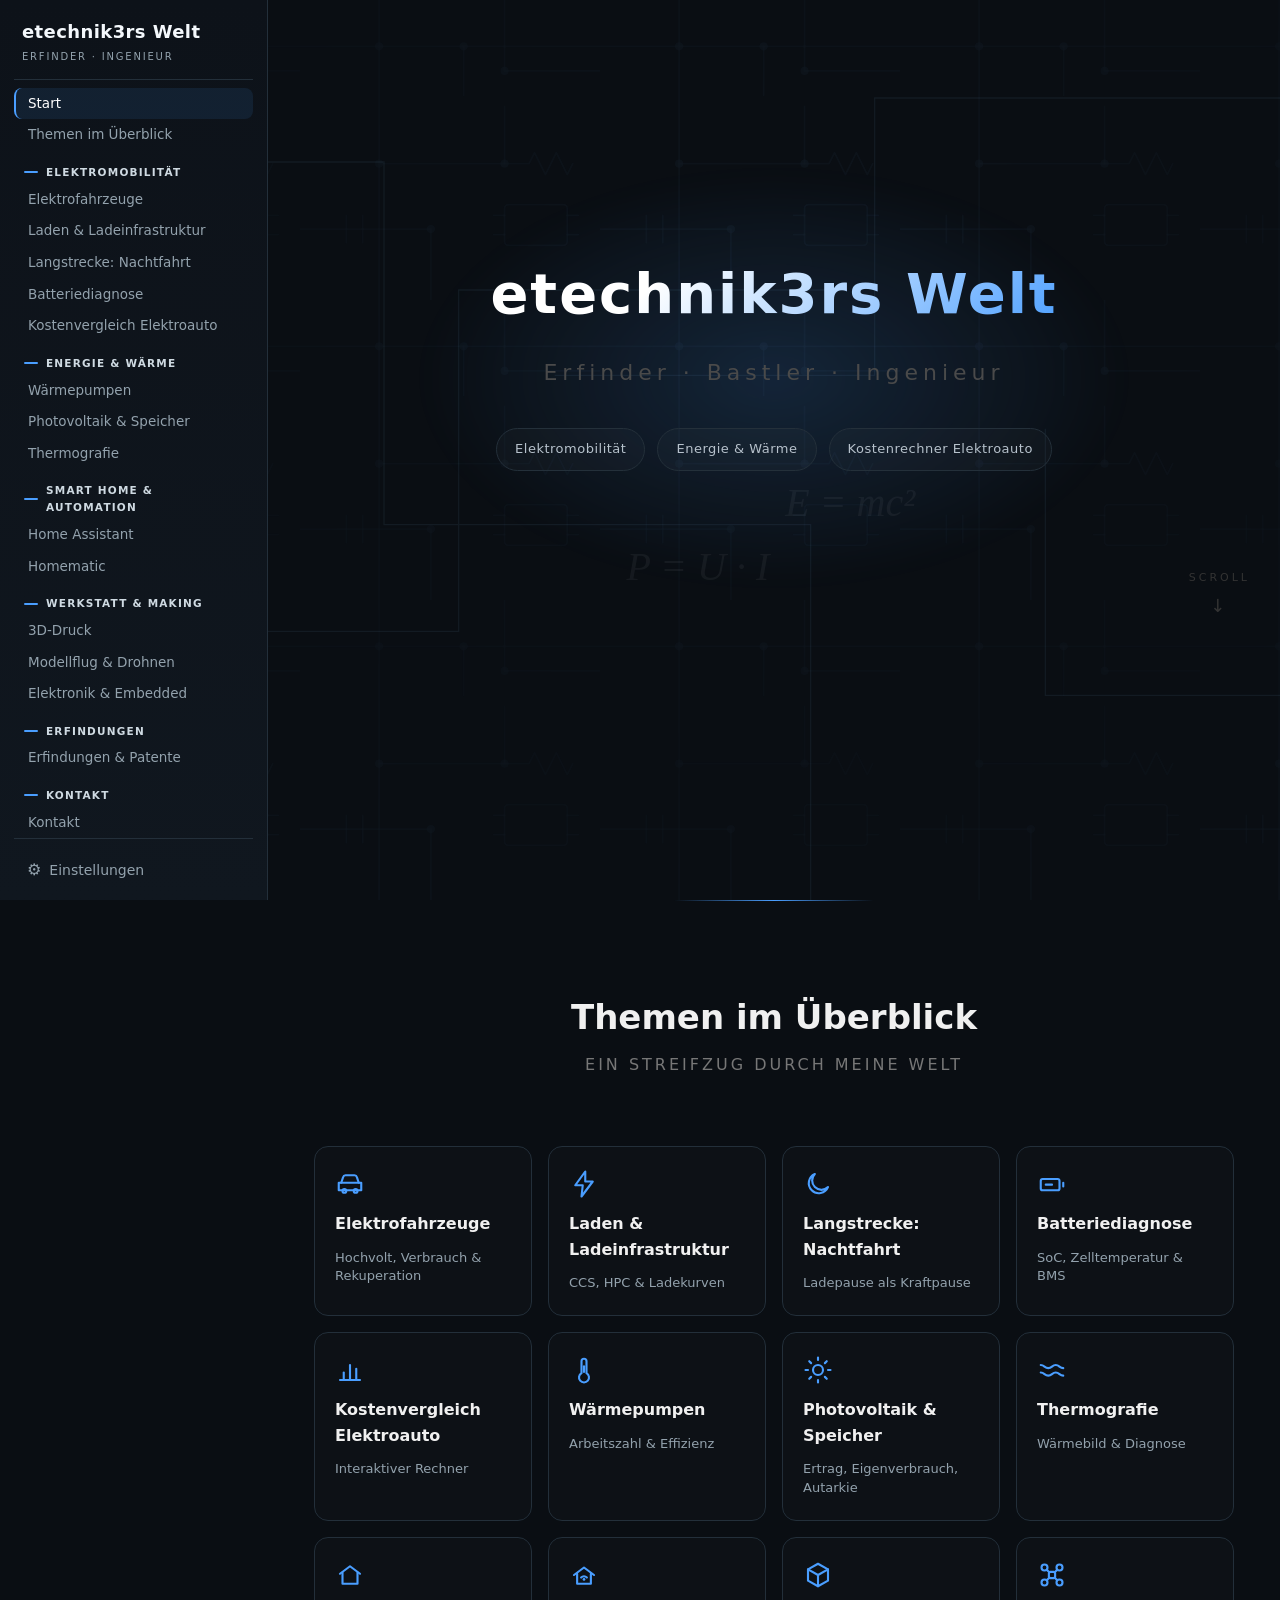
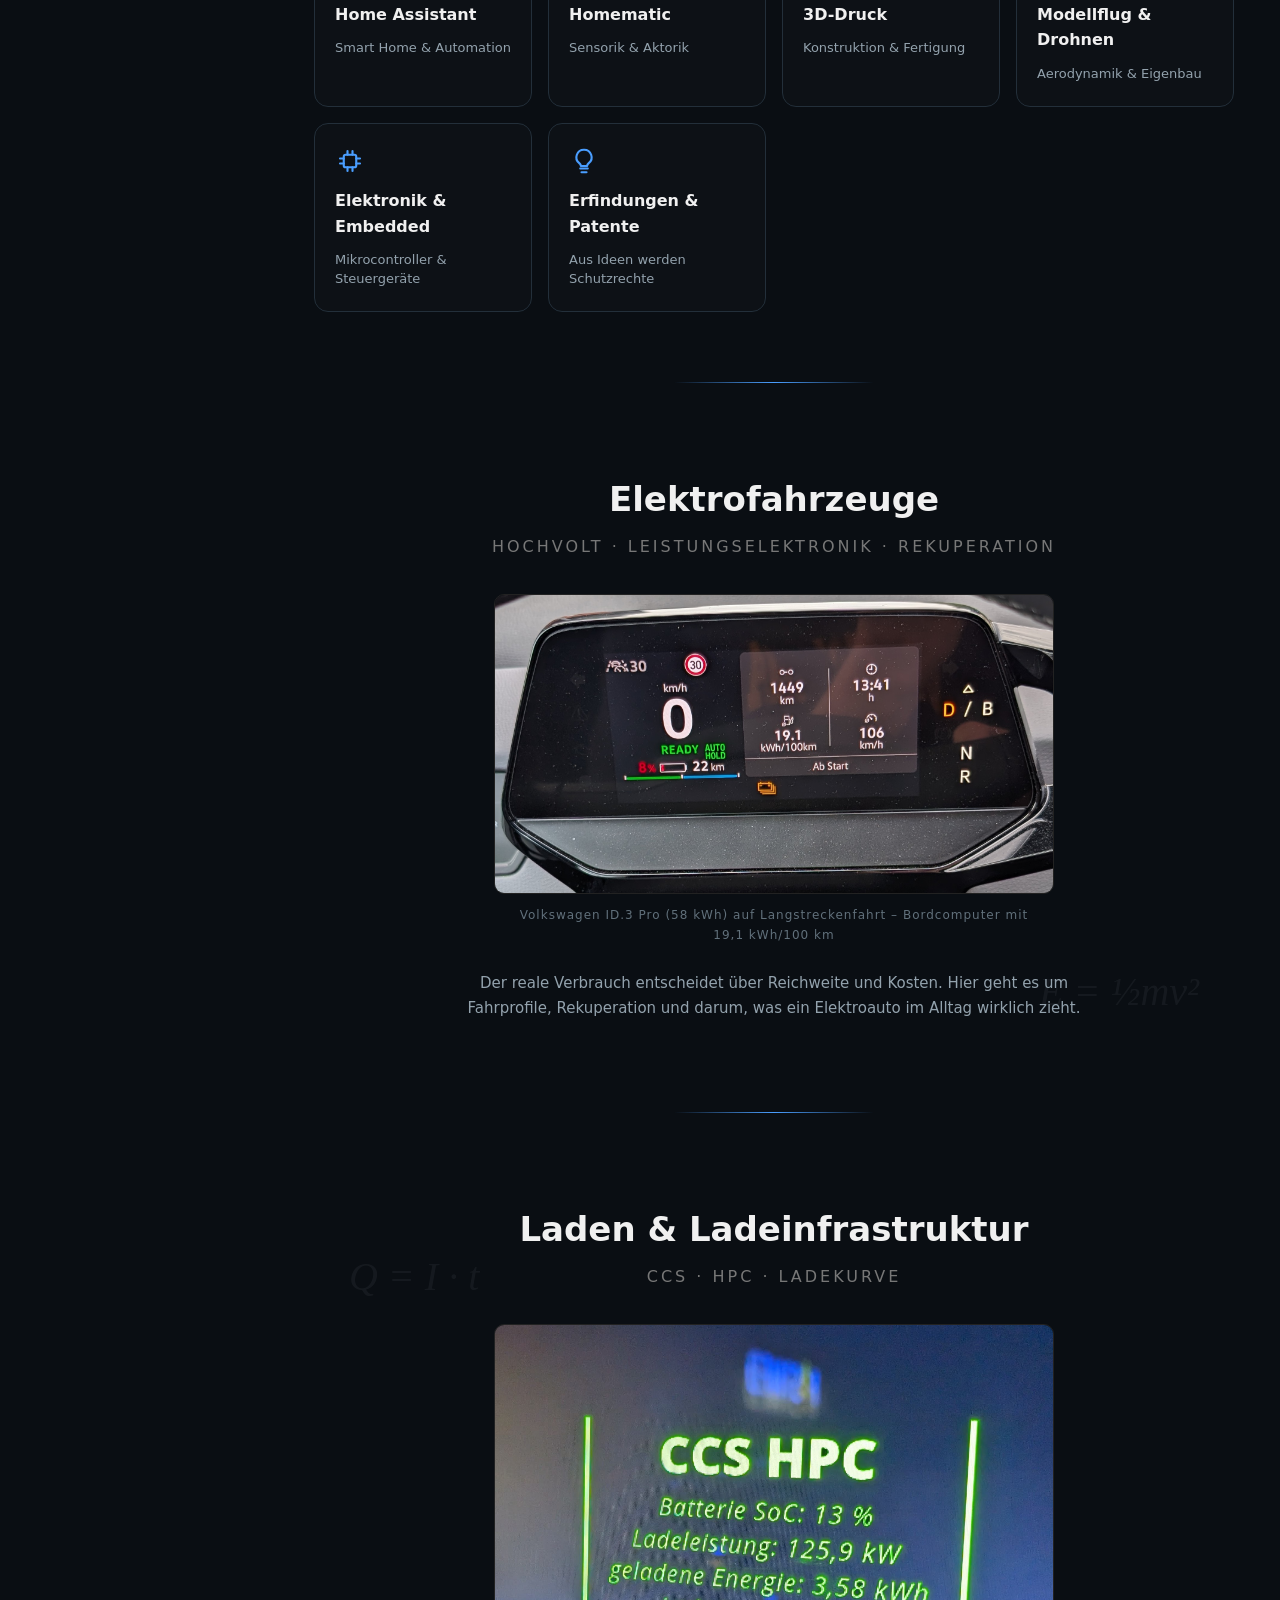
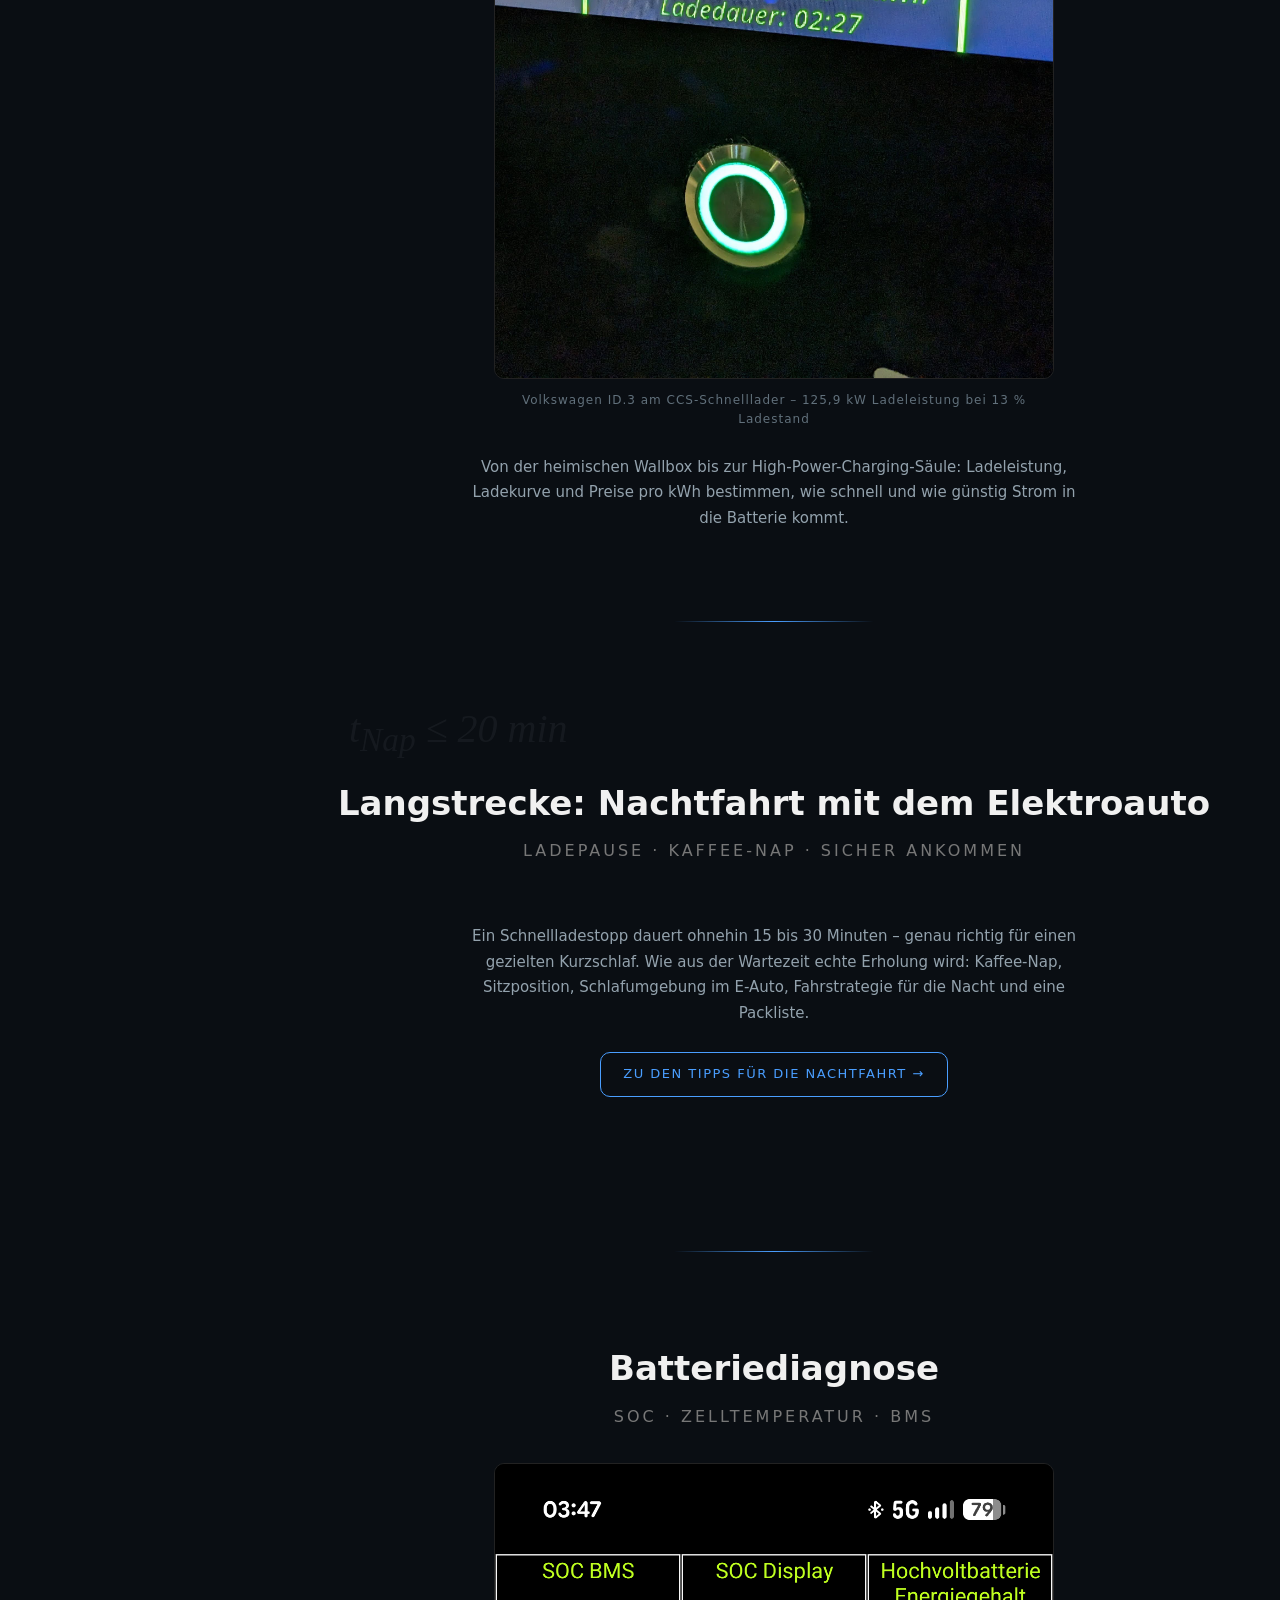
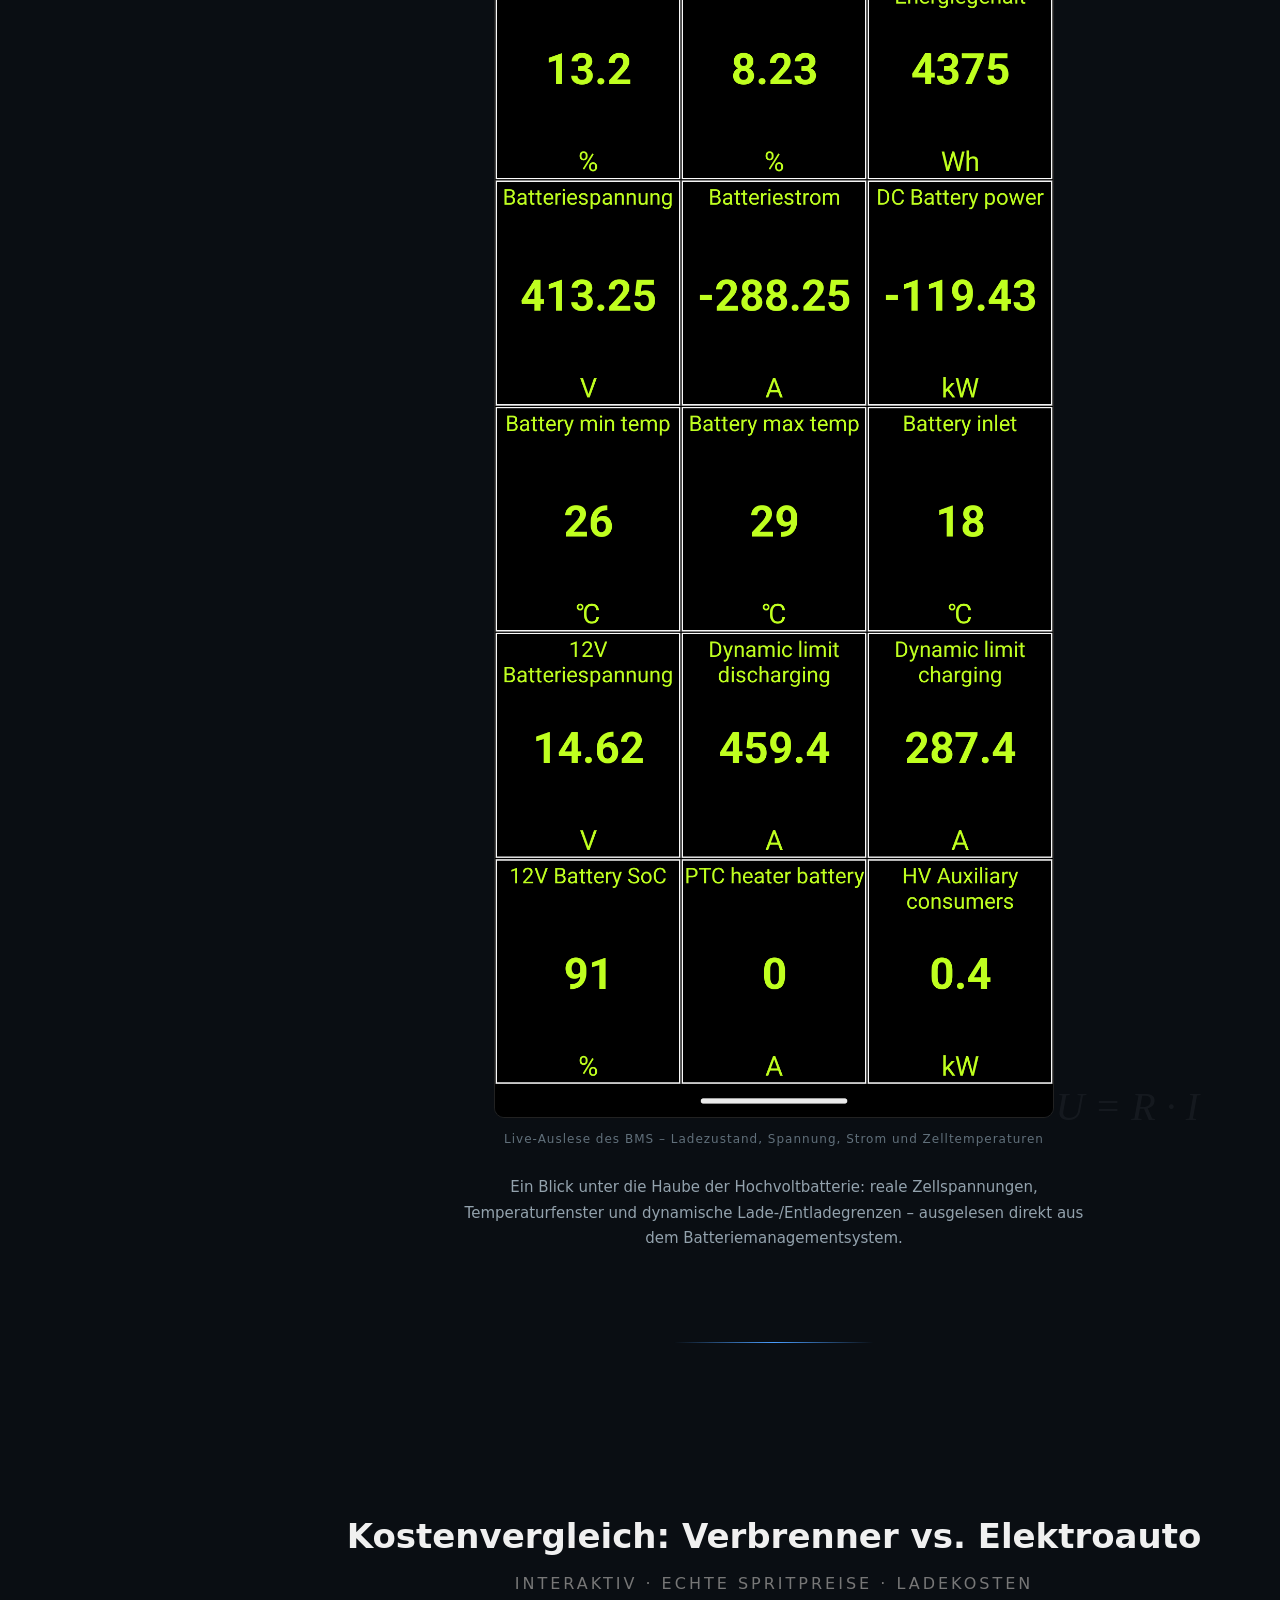
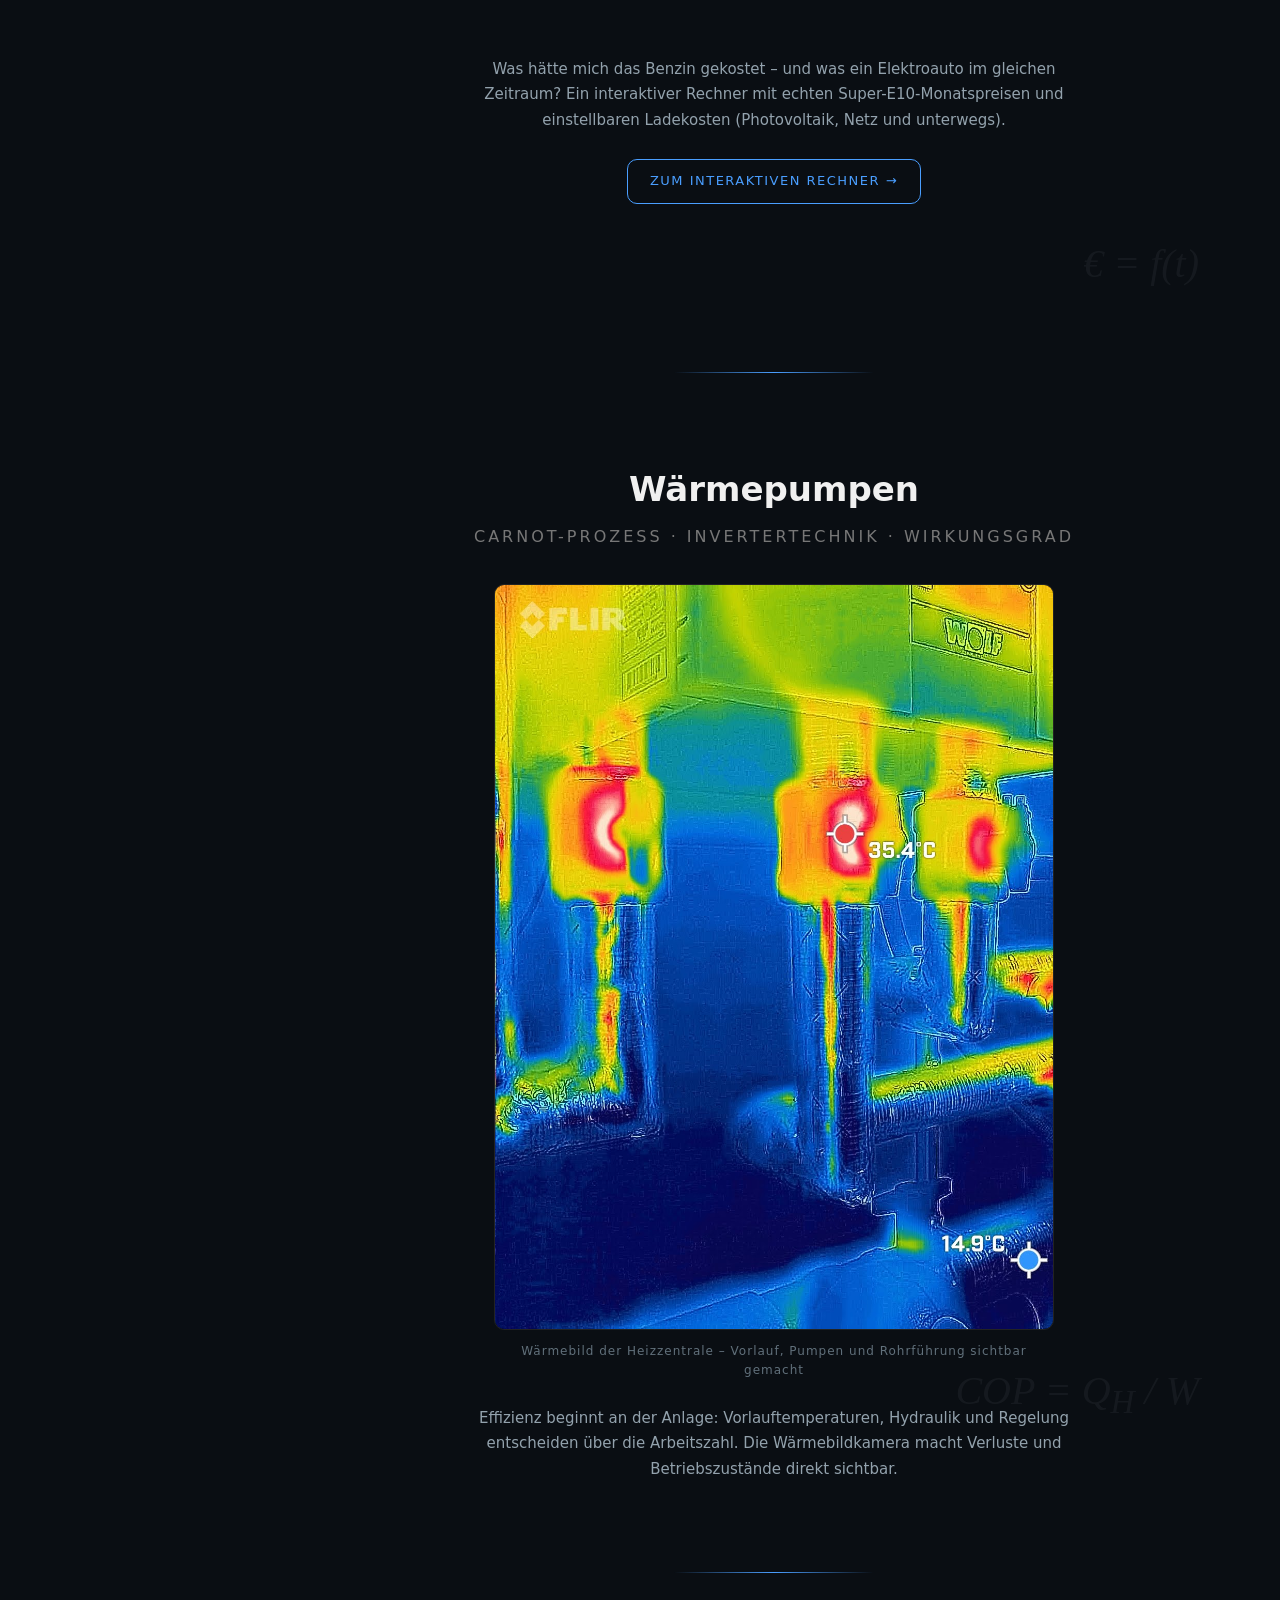
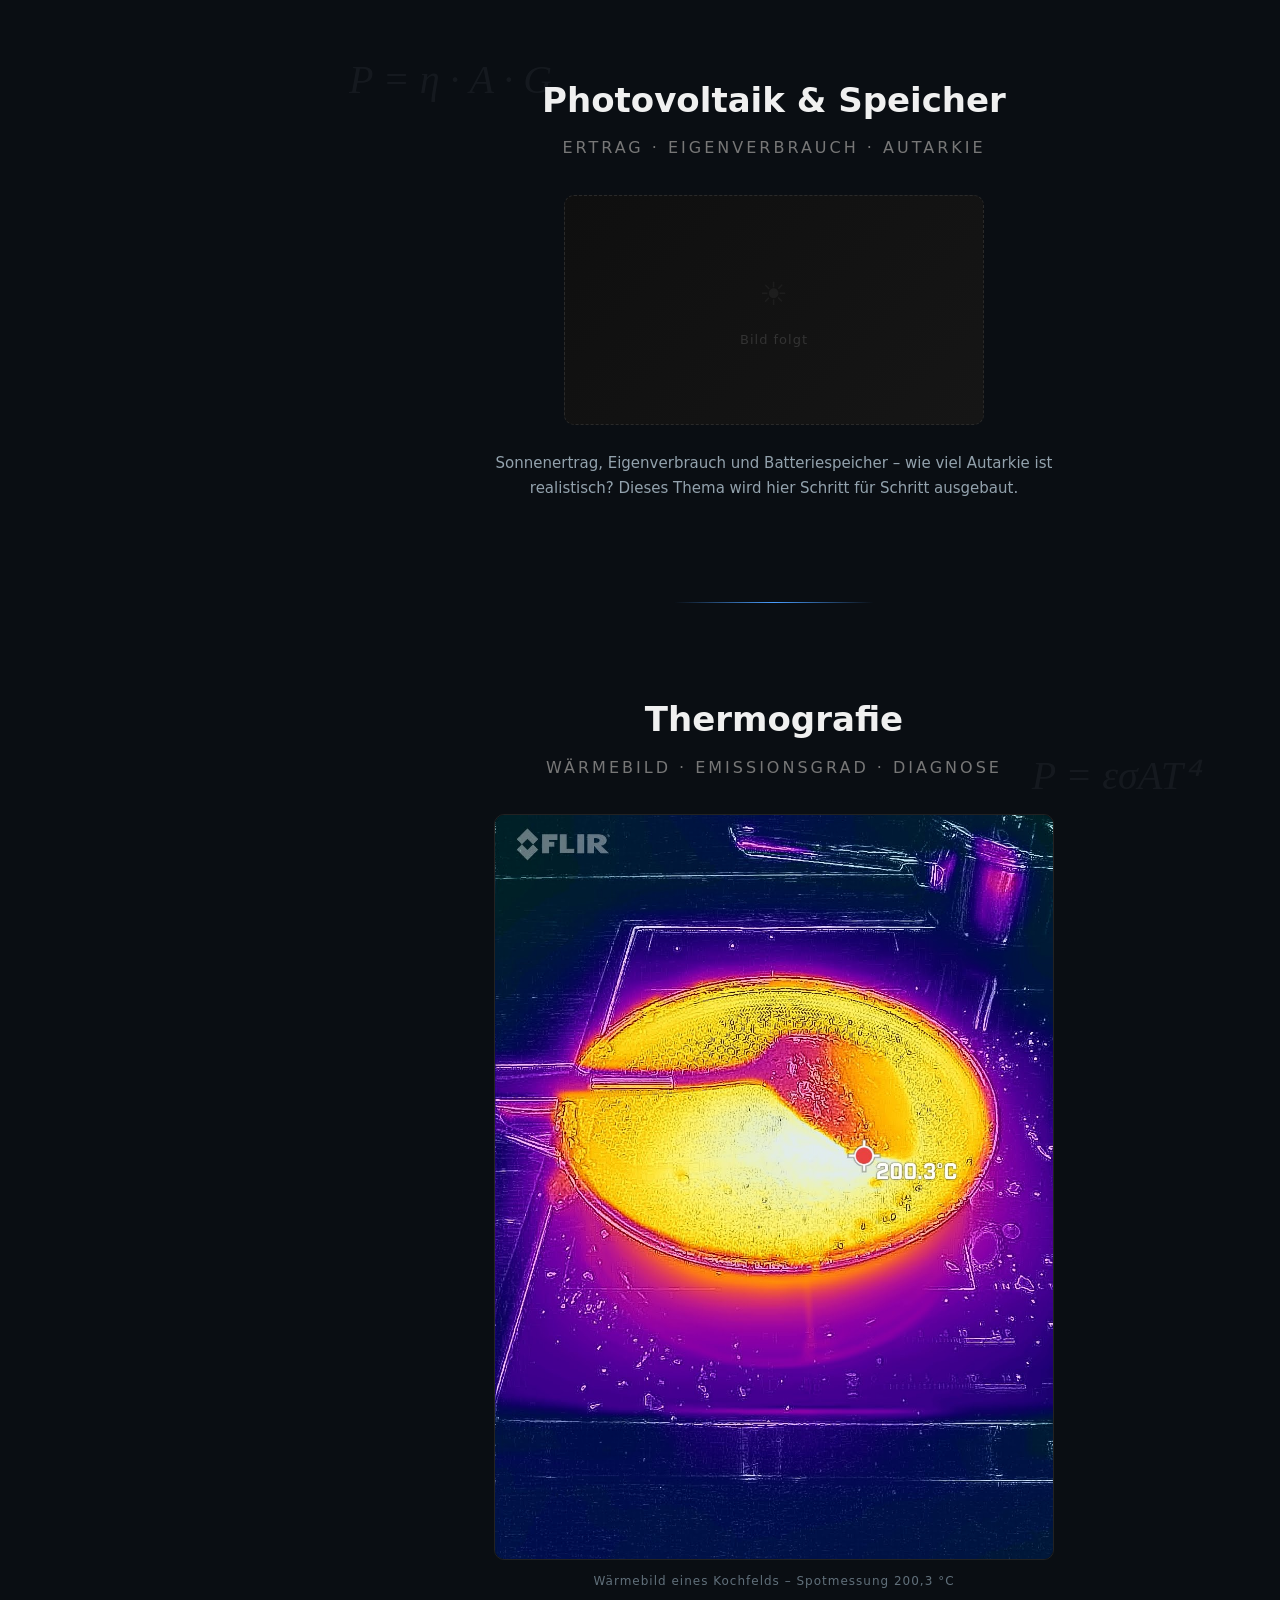
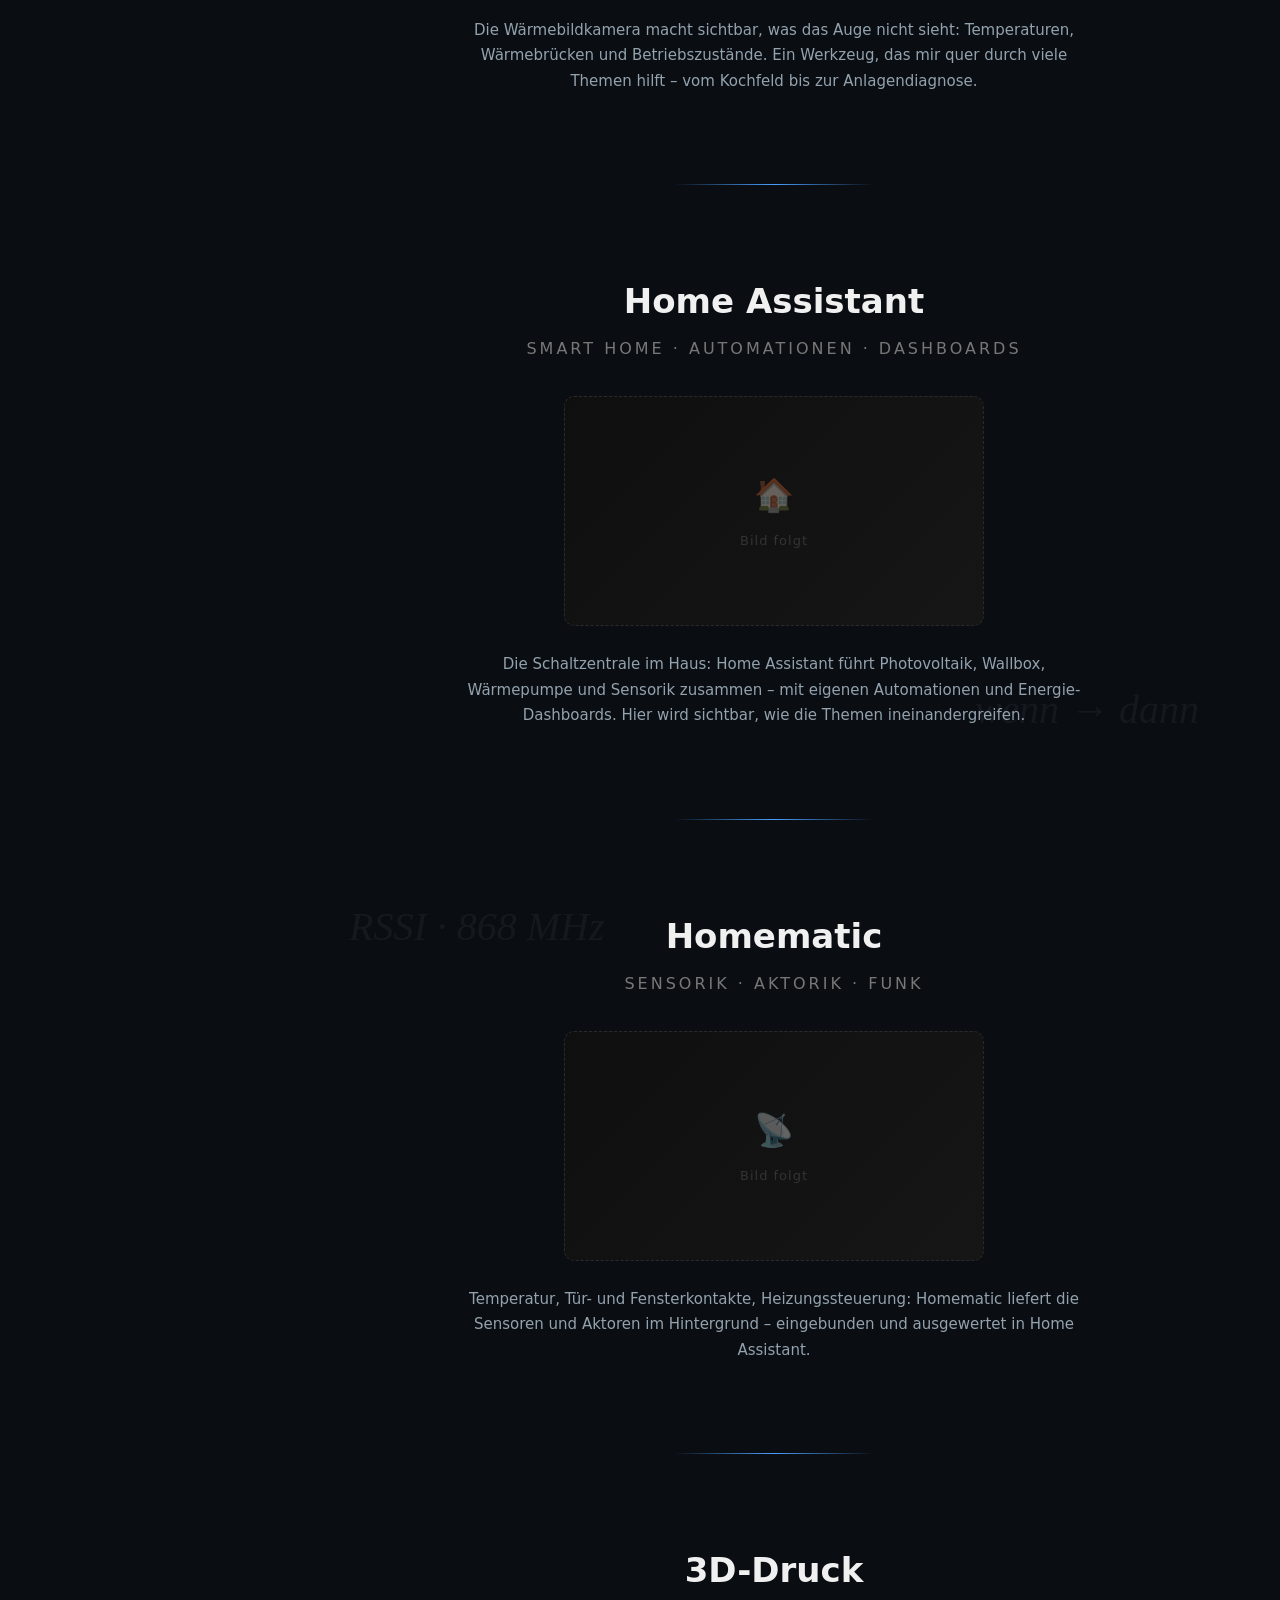
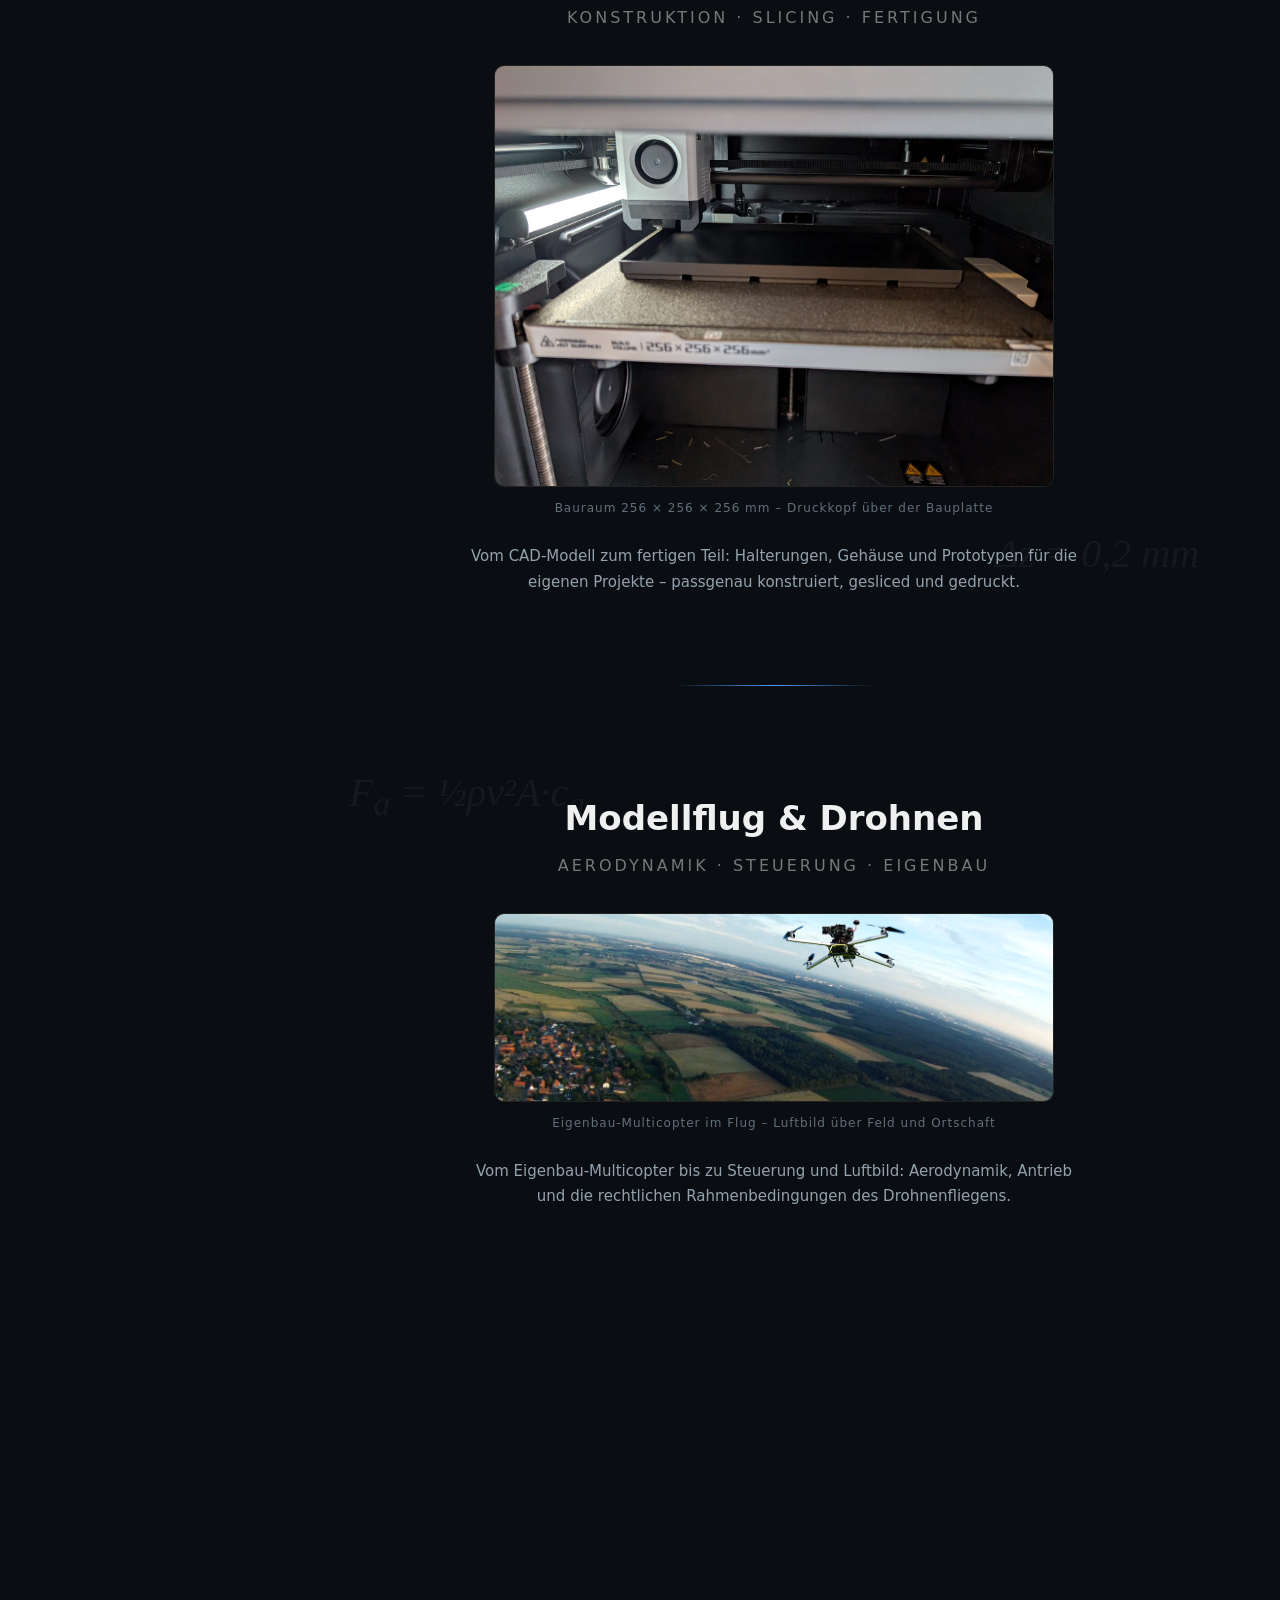
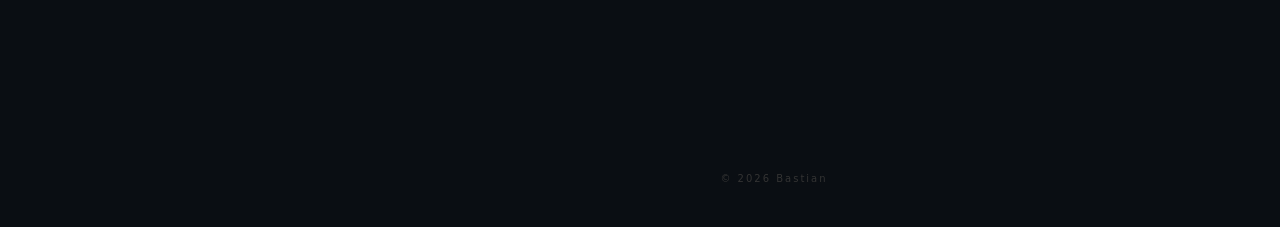
<file: index.html>
<!DOCTYPE html>
<html lang="de">
<head>
<meta charset="UTF-8">
<meta name="viewport" content="width=device-width, initial-scale=1.0">
<title>etechnik3rs Welt</title>
<meta name="description" content="etechnik3rs Welt – Themenwelt rund um Elektromobilität, Energie & Wärme, Modellflug, Elektronik und eigene Patente.">
<meta name="theme-color" content="#0a0e13">
<link rel="manifest" href="manifest.webmanifest">
<link rel="icon" href="icons/icon.svg" type="image/svg+xml">
<link rel="apple-touch-icon" href="icons/icon-192.png">
<link rel="stylesheet" href="css/site.css">
<style>

/* ── Seiten-spezifisch: index.html ────────────────────────── */

/* Hero-Sektion (volle Höhe) */
.hero {
    min-height: 100vh;
    display: flex;
    flex-direction: column;
    align-items: center;
    justify-content: center;
    text-align: center;
    padding: 60px 30px;
    position: relative;
    opacity: 0;
    transform: translateY(40px);
    transition: opacity 0.9s ease, transform 0.9s ease;
}
.hero.visible { opacity: 1; transform: translateY(0); }

/* Weicher Lichtschein hinter dem Titel */
.hero-glow {
    position: absolute;
    top: 42%;
    left: 50%;
    width: min(720px, 90vw);
    height: 420px;
    transform: translate(-50%, -50%);
    background: radial-gradient(ellipse at center, rgba(74,158,255,0.16), transparent 70%);
    filter: blur(10px);
    pointer-events: none;
    z-index: 0;
}
.hero > *:not(.hero-glow) { position: relative; z-index: 1; }
.hero-kicker {
    font-size: 12px;
    letter-spacing: 4px;
    text-transform: uppercase;
    color: var(--accent);
    margin-bottom: 20px;
    opacity: 0.9;
}
.hero-chips {
    display: flex;
    gap: 12px;
    flex-wrap: wrap;
    justify-content: center;
    margin-top: 38px;
}
.hero-chips a {
    padding: 10px 18px;
    border: 1px solid #24303a;
    border-radius: 999px;
    background: rgba(255,255,255,0.02);
    color: #b7c2cc;
    text-decoration: none;
    font-size: 13px;
    letter-spacing: 0.5px;
    transition: border-color 0.25s ease, color 0.25s ease, background 0.25s ease;
}
.hero-chips a:hover {
    border-color: var(--accent);
    color: #fff;
    background: rgba(74,158,255,0.10);
}

/* Themen-Sektionen */
section {
    min-height: 70vh;
    display: flex;
    flex-direction: column;
    align-items: center;
    justify-content: center;
    text-align: center;
    padding: 90px 30px;
    position: relative;
    opacity: 0;
    transform: translateY(40px);
    transition: opacity 0.9s ease, transform 0.9s ease, filter 0.4s ease;
}
section.visible { opacity: 1; transform: translateY(0); }

/* Trennlinie oben an jeder Sektion */
section::before {
    content: "";
    position: absolute;
    top: 0;
    left: 50%;
    transform: translateX(-50%);
    width: 200px;
    height: 1px;
    background: linear-gradient(90deg, transparent, var(--accent), transparent);
}

/* Typografie */
h1 {
    font-size: clamp(32px, 6vw, 56px);
    font-weight: 700;
    letter-spacing: 2px;
    background: linear-gradient(135deg, #ffffff 30%, var(--accent) 100%);
    -webkit-background-clip: text;
    -webkit-text-fill-color: transparent;
    background-clip: text;
    margin-bottom: 16px;
}
h2 {
    font-size: clamp(16px, 2.5vw, 24px);
    font-weight: 300;
    color: #666;
    letter-spacing: 8px;
    text-transform: uppercase;
    margin-bottom: 28px;
}
.statement {
    font-size: clamp(16px, 2.5vw, 22px);
    letter-spacing: 5px;
    font-weight: 300;
    color: #4a4a4a;
}

/* Themen-Kopf */
.topic-title {
    font-size: clamp(24px, 4vw, 34px);
    font-weight: 600;
    margin-bottom: 8px;
    color: #f0f0f0;
}
.topic-tagline {
    font-size: clamp(13px, 1.8vw, 16px);
    color: #777;
    letter-spacing: 3px;
    text-transform: uppercase;
    margin-bottom: 34px;
}
.topic-desc {
    max-width: 620px;
    margin: 26px auto 0;
    color: var(--muted);
    font-size: 15px;
    line-height: 1.7;
}

/* Bild-Figur */
figure.media {
    margin: 0 auto;
    max-width: min(560px, 88vw);
}
figure.media img {
    width: 100%;
    height: auto;
    display: block;
    border: 1px solid #222;
    border-radius: 10px;
    background: #0f0f0f;
    transition: border-color 0.3s ease, box-shadow 0.3s ease, filter 0.3s ease;
}
figure.media img:hover {
    border-color: var(--accent);
    box-shadow: 0 0 26px rgba(74, 158, 255, 0.14);
    filter: brightness(1.04);
}
figure.media figcaption {
    margin-top: 12px;
    font-size: 12px;
    letter-spacing: 1px;
    color: var(--faint);
}

/* Zwei Bilder nebeneinander (Thermografie) */
.media-row {
    display: flex;
    gap: 22px;
    flex-wrap: wrap;
    justify-content: center;
    align-items: flex-start;
}
.media-row figure.media { max-width: min(280px, 80vw); }

/* Bild-Platzhalter (für Themen ohne Bild) */
.img-placeholder {
    width: min(420px, 84vw);
    height: 230px;
    border: 1px dashed #2a2a2a;
    border-radius: 10px;
    display: flex;
    flex-direction: column;
    align-items: center;
    justify-content: center;
    gap: 10px;
    background: linear-gradient(135deg, #0f0f0f 0%, #161616 100%);
    color: #333;
    font-size: 13px;
    letter-spacing: 1px;
}
.img-placeholder .icon { font-size: 32px; opacity: 0.35; }

/* Button-Link zur Unterseite */
.topic-link {
    display: inline-block;
    margin-top: 26px;
    padding: 11px 22px;
    border: 1px solid var(--accent);
    border-radius: 10px;
    color: var(--accent);
    text-decoration: none;
    font-size: 13px;
    letter-spacing: 1.5px;
    text-transform: uppercase;
    transition: background 0.25s ease, color 0.25s ease, box-shadow 0.25s ease;
}
.topic-link:hover {
    background: var(--accent);
    color: #0a0a0a;
    box-shadow: 0 0 22px rgba(74, 158, 255, 0.30);
}

/* Patent-Grid */
.patent-grid {
    display: flex;
    gap: 40px;
    flex-wrap: wrap;
    justify-content: center;
    align-items: flex-start;
}
.patent-card {
    display: flex;
    flex-direction: column;
    align-items: center;
    gap: 12px;
    text-decoration: none;
    color: #888;
    transition: transform 0.3s ease;
}
.patent-card:hover { transform: translateY(-4px); }
.patent-card img {
    width: min(340px, 80vw);
    height: auto;
    border: 1px solid #222;
    border-radius: 8px;
    background: #fff;
    padding: 12px;
    transition: border-color 0.3s ease, box-shadow 0.3s ease, filter 0.3s ease;
}
.patent-card:hover img {
    border-color: var(--accent);
    box-shadow: 0 0 20px rgba(74, 158, 255, 0.15);
    filter: brightness(1.05);
}
.patent-label {
    font-size: 12px;
    letter-spacing: 2px;
    color: #555;
    text-transform: uppercase;
    transition: color 0.3s ease;
}
.patent-card:hover .patent-label { color: var(--accent); }

/* Themen-Überblick (Kachelraster) */
.overview {
    min-height: auto;
    padding: 90px 30px 70px;
}
.overview-head { margin-bottom: 34px; }
.topic-grid {
    display: grid;
    grid-template-columns: repeat(auto-fit, minmax(210px, 1fr));
    gap: 16px;
    width: 100%;
    max-width: 920px;
}
.topic-card {
    display: flex;
    flex-direction: column;
    align-items: flex-start;
    gap: 12px;
    text-align: left;
    padding: 22px 20px;
    border: 1px solid var(--line);
    border-radius: 14px;
    background: rgba(255, 255, 255, 0.015);
    text-decoration: none;
    transition: transform 0.25s ease, border-color 0.25s ease, box-shadow 0.25s ease, background 0.25s ease;
}
.topic-card:hover {
    transform: translateY(-5px);
    border-color: var(--accent);
    background: rgba(74, 158, 255, 0.06);
    box-shadow: 0 12px 30px rgba(74, 158, 255, 0.12);
}
.topic-card .ic {
    width: 30px; height: 30px;
    color: var(--accent);
    stroke: currentColor;
    fill: none;
    stroke-width: 1.7;
    stroke-linecap: round;
    stroke-linejoin: round;
}
.topic-card .tc-name { color: #f0f0f0; font-weight: 600; font-size: 16px; }
.topic-card .tc-tag { color: var(--muted); font-size: 13px; line-height: 1.45; }

/* Kontakt-Sektion */
button.topic-link { background: transparent; font-family: inherit; cursor: pointer; }
.contact-note {
    margin-top: 18px;
    font-size: 13px;
    color: var(--faint);
    min-height: 1.2em;
}

/* Formeln im Hintergrund */
.formula {
    position: absolute;
    opacity: 0.05;
    font-size: clamp(24px, 3.5vw, 40px);
    font-family: "Times New Roman", "Cambria Math", serif;
    font-style: italic;
    pointer-events: none;
    animation: float 8s ease-in-out infinite;
}
.formula.tl { top: 12%;  left: 8%;  animation-delay: 0s;   }
.formula.br { bottom: 12%; right: 8%;  animation-delay: -4s; }
.formula.tr { top: 12%;  right: 8%; animation-delay: -2s; }
.formula.bl { bottom: 12%; left: 8%;  animation-delay: -6s; }
@keyframes float {
    0%, 100% { transform: translateY(0); }
    50%      { transform: translateY(-10px); }
}

/* Scroll-Indikator */
.scroll-hint {
    position: absolute;
    bottom: 30px;
    left: 50%;
    transform: translateX(-50%);
    display: flex;
    flex-direction: column;
    align-items: center;
    gap: 6px;
    color: #333;
    font-size: 11px;
    letter-spacing: 3px;
    text-transform: uppercase;
    animation: pulse 2.5s ease-in-out infinite;
}
.scroll-hint .arrow { font-size: 18px; }
@keyframes pulse {
    0%, 100% { opacity: 0.3; }
    50%      { opacity: 0.8; }
}

/* Impressum & Footer */
.impressum {
    text-align: center;
    padding: 30px 20px 10px 20px;
    color: #333;
    font-size: 11px;
    letter-spacing: 1px;
    line-height: 1.8;
}
.impressum a {
    color: #555;
    text-decoration: none;
    border-bottom: 1px solid #333;
    transition: color 0.3s ease;
}
.impressum a:hover { color: var(--accent); }
footer {
    text-align: center;
    padding: 10px 20px 40px 20px;
    color: #333;
    font-size: 10px;
    letter-spacing: 2px;
}

@media (max-width: 600px) {
    .patent-grid { gap: 24px; }
    .patent-card img { padding: 8px; }
    section { padding: 70px 22px; }
}

</style>
</head>
<body>

<!-- Diffuse Leiterplatten-Textur im Hintergrund -->
<div class="tech-bg" aria-hidden="true"></div>

<!-- ═══════════════ NAVIGATION ═══════════════ -->
<button class="nav-toggle" aria-label="Menü öffnen" aria-expanded="false">&#9776;</button>
<div class="nav-backdrop"></div>

<nav class="sidebar" id="sidebar" aria-label="Hauptnavigation">
    <div class="sidebar-inner">
        <a class="brand" href="index.html">
            <span class="brand-name">etechnik3rs Welt</span>
            <span class="brand-role">Erfinder &middot; Ingenieur</span>
        </a>
        <ul class="nav-list">
            <li><a href="#start" data-nav>Start</a></li>
            <li><a href="#themen" data-nav>Themen im &Uuml;berblick</a></li>

            <li class="nav-group">Elektromobilit&auml;t</li>
            <li><a href="#elektrofahrzeuge" data-nav>Elektrofahrzeuge</a></li>
            <li><a href="#laden" data-nav>Laden &amp; Ladeinfrastruktur</a></li>
            <li><a href="#nachtfahrt" data-nav>Langstrecke: Nachtfahrt</a></li>
            <li><a href="#batterie" data-nav>Batteriediagnose</a></li>
            <li><a href="#kostenrechner" data-nav>Kostenvergleich Elektroauto</a></li>

            <li class="nav-group">Energie &amp; W&auml;rme</li>
            <li><a href="#waermepumpen" data-nav>W&auml;rmepumpen</a></li>
            <li><a href="#photovoltaik" data-nav>Photovoltaik &amp; Speicher</a></li>
            <li><a href="#thermografie" data-nav>Thermografie</a></li>

            <li class="nav-group">Smart Home &amp; Automation</li>
            <li><a href="#homeassistant" data-nav>Home Assistant</a></li>
            <li><a href="#homematic" data-nav>Homematic</a></li>

            <li class="nav-group">Werkstatt &amp; Making</li>
            <li><a href="#druck3d" data-nav>3D-Druck</a></li>
            <li><a href="#drohnen" data-nav>Modellflug &amp; Drohnen</a></li>
            <li><a href="#elektronik" data-nav>Elektronik &amp; Embedded</a></li>

            <li class="nav-group">Erfindungen</li>
            <li><a href="#erfindungen" data-nav>Erfindungen &amp; Patente</a></li>

            <li class="nav-group">Kontakt</li>
            <li><a href="#kontakt" data-nav>Kontakt</a></li>
        </ul>

        <!-- Fußbereich: Einstellungen / App installieren -->
        <div class="sidebar-foot">
            <button class="gear-btn" id="gearBtn" aria-expanded="false" aria-haspopup="true">
                <span class="gear-ico" aria-hidden="true">&#9881;</span> Einstellungen
            </button>
            <div class="gear-menu" id="gearMenu" hidden>
                <button class="gear-item" id="installBtn" hidden>App installieren</button>
                <button class="gear-item" id="updateCheck">Nach Updates suchen</button>
                <div class="gear-version" id="appVersion"></div>
            </div>
        </div>
    </div>
</nav>

<!-- Update-Hinweis -->
<div class="update-banner" id="updateBanner" role="alert" aria-live="polite">
    <span>Neue Version verf&uuml;gbar.</span>
    <button class="ub-reload" id="ubReload">Neu laden</button>
    <button class="ub-close" id="ubClose" aria-label="Hinweis schlie&szlig;en">&times;</button>
</div>


<!-- ═══════════════ INHALT ═══════════════ -->
<div class="page">

    <!-- ── HERO ── -->
    <div class="hero" id="start">
        <div class="hero-glow"></div>

        <h1>etechnik3rs Welt</h1>
        <div class="statement">Erfinder &middot; Bastler &middot; Ingenieur</div>

        <div class="hero-chips">
            <a href="#elektrofahrzeuge">Elektromobilit&auml;t</a>
            <a href="#waermepumpen">Energie &amp; W&auml;rme</a>
            <a href="elektroauto-kostenvergleich.html">Kostenrechner Elektroauto</a>
        </div>

        <div class="formula tl">E = mc&sup2;</div>
        <div class="formula br">P = U &middot; I</div>

        <div class="scroll-hint">
            <span>Scroll</span>
            <span class="arrow">&#8595;</span>
        </div>
    </div>


    <!-- ── ICON-SPRITE (einmalig, versteckt) ── -->
    <svg width="0" height="0" style="position:absolute" aria-hidden="true" focusable="false">
        <symbol id="i-car" viewBox="0 0 24 24"><path d="M5 11l1.5-4.5A2 2 0 0 1 8.4 5h7.2a2 2 0 0 1 1.9 1.5L19 11"/><path d="M3 11h18v6H3z"/><circle cx="7.5" cy="17.5" r="1.5"/><circle cx="16.5" cy="17.5" r="1.5"/></symbol>
        <symbol id="i-bolt" viewBox="0 0 24 24"><path d="M13 2 5 13h6l-1 9 9-12h-6z"/></symbol>
        <symbol id="i-moon" viewBox="0 0 24 24"><path d="M20 14.5A8 8 0 1 1 9.5 4a6.5 6.5 0 0 0 10.5 10.5z"/></symbol>
        <symbol id="i-battery" viewBox="0 0 24 24"><rect x="3" y="8" width="15" height="9" rx="1.5"/><path d="M21 11v3"/><path d="M7 12.5h5"/></symbol>
        <symbol id="i-chart" viewBox="0 0 24 24"><path d="M4 20h16"/><path d="M7 20v-6"/><path d="M12 20V8"/><path d="M17 20v-9"/></symbol>
        <symbol id="i-sun" viewBox="0 0 24 24"><circle cx="12" cy="12" r="4"/><path d="M12 2v2M12 20v2M2 12h2M20 12h2M5 5l1.5 1.5M17.5 17.5 19 19M19 5l-1.5 1.5M6.5 17.5 5 19"/></symbol>
        <symbol id="i-heat" viewBox="0 0 24 24"><path d="M14 14.5V5a2 2 0 0 0-4 0v9.5a4 4 0 1 0 4 0z"/><path d="M12 13.5V9"/></symbol>
        <symbol id="i-waves" viewBox="0 0 24 24"><path d="M3 8c3 0 3 2.5 6 2.5S12 8 15 8s3 2.5 6 2.5"/><path d="M3 14c3 0 3 2.5 6 2.5S12 14 15 14s3 2.5 6 2.5"/></symbol>
        <symbol id="i-house" viewBox="0 0 24 24"><path d="M4 11 12 5l8 6"/><path d="M6 10v9h12v-9"/></symbol>
        <symbol id="i-house-signal" viewBox="0 0 24 24"><path d="M4 12 12 6l8 6"/><path d="M6.5 11v8h11v-8"/><circle cx="12" cy="15.5" r="1.1" fill="currentColor" stroke="none"/><path d="M9.7 14a3.2 3.2 0 0 1 4.6 0"/></symbol>
        <symbol id="i-cube" viewBox="0 0 24 24"><path d="M12 3l8 4.5v9L12 21 4 16.5v-9z"/><path d="M4 7.5 12 12l8-4.5"/><path d="M12 12v9"/></symbol>
        <symbol id="i-drone" viewBox="0 0 24 24"><circle cx="6" cy="6" r="2.4"/><circle cx="18" cy="6" r="2.4"/><circle cx="6" cy="18" r="2.4"/><circle cx="18" cy="18" r="2.4"/><rect x="9.5" y="9.5" width="5" height="5" rx="1"/><path d="M8 8l2 2M16 8l-2 2M8 16l2-2M16 16l-2-2"/></symbol>
        <symbol id="i-chip" viewBox="0 0 24 24"><rect x="7" y="7" width="10" height="10" rx="1.5"/><path d="M10 4v3M14 4v3M10 17v3M14 17v3M4 10h3M4 14h3M17 10h3M17 14h3"/></symbol>
        <symbol id="i-bulb" viewBox="0 0 24 24"><path d="M9 18h6"/><path d="M10 21h4"/><path d="M12 3a6 6 0 0 0-3.8 10.7c.8.7 1.3 1.6 1.3 2.3h5c0-.7.5-1.6 1.3-2.3A6 6 0 0 0 12 3z"/></symbol>
    </svg>


    <!-- ── THEMEN IM ÜBERBLICK ── -->
    <section id="themen" class="overview">
        <div class="overview-head">
            <div class="topic-title">Themen im &Uuml;berblick</div>
            <div class="topic-tagline">Ein Streifzug durch meine Welt</div>
        </div>
        <div class="topic-grid">
            <a class="topic-card" href="#elektrofahrzeuge"><svg class="ic"><use href="#i-car"/></svg><span class="tc-name">Elektrofahrzeuge</span><span class="tc-tag">Hochvolt, Verbrauch &amp; Rekuperation</span></a>
            <a class="topic-card" href="#laden"><svg class="ic"><use href="#i-bolt"/></svg><span class="tc-name">Laden &amp; Ladeinfrastruktur</span><span class="tc-tag">CCS, HPC &amp; Ladekurven</span></a>
            <a class="topic-card" href="elektroauto-nachtfahrt.html"><svg class="ic"><use href="#i-moon"/></svg><span class="tc-name">Langstrecke: Nachtfahrt</span><span class="tc-tag">Ladepause als Kraftpause</span></a>
            <a class="topic-card" href="#batterie"><svg class="ic"><use href="#i-battery"/></svg><span class="tc-name">Batteriediagnose</span><span class="tc-tag">SoC, Zelltemperatur &amp; BMS</span></a>
            <a class="topic-card" href="elektroauto-kostenvergleich.html"><svg class="ic"><use href="#i-chart"/></svg><span class="tc-name">Kostenvergleich Elektroauto</span><span class="tc-tag">Interaktiver Rechner</span></a>
            <a class="topic-card" href="#waermepumpen"><svg class="ic"><use href="#i-heat"/></svg><span class="tc-name">W&auml;rmepumpen</span><span class="tc-tag">Arbeitszahl &amp; Effizienz</span></a>
            <a class="topic-card" href="#photovoltaik"><svg class="ic"><use href="#i-sun"/></svg><span class="tc-name">Photovoltaik &amp; Speicher</span><span class="tc-tag">Ertrag, Eigenverbrauch, Autarkie</span></a>
            <a class="topic-card" href="#thermografie"><svg class="ic"><use href="#i-waves"/></svg><span class="tc-name">Thermografie</span><span class="tc-tag">W&auml;rmebild &amp; Diagnose</span></a>
            <a class="topic-card" href="#homeassistant"><svg class="ic"><use href="#i-house"/></svg><span class="tc-name">Home Assistant</span><span class="tc-tag">Smart Home &amp; Automation</span></a>
            <a class="topic-card" href="#homematic"><svg class="ic"><use href="#i-house-signal"/></svg><span class="tc-name">Homematic</span><span class="tc-tag">Sensorik &amp; Aktorik</span></a>
            <a class="topic-card" href="#druck3d"><svg class="ic"><use href="#i-cube"/></svg><span class="tc-name">3D-Druck</span><span class="tc-tag">Konstruktion &amp; Fertigung</span></a>
            <a class="topic-card" href="#drohnen"><svg class="ic"><use href="#i-drone"/></svg><span class="tc-name">Modellflug &amp; Drohnen</span><span class="tc-tag">Aerodynamik &amp; Eigenbau</span></a>
            <a class="topic-card" href="#elektronik"><svg class="ic"><use href="#i-chip"/></svg><span class="tc-name">Elektronik &amp; Embedded</span><span class="tc-tag">Mikrocontroller &amp; Steuerger&auml;te</span></a>
            <a class="topic-card" href="#erfindungen"><svg class="ic"><use href="#i-bulb"/></svg><span class="tc-name">Erfindungen &amp; Patente</span><span class="tc-tag">Aus Ideen werden Schutzrechte</span></a>
        </div>
    </section>


    <!-- ── ELEKTROFAHRZEUGE ── -->
    <section id="elektrofahrzeuge" class="topic-section">
        <div class="topic-title">Elektrofahrzeuge</div>
        <div class="topic-tagline">Hochvolt &middot; Leistungselektronik &middot; Rekuperation</div>
        <figure class="media">
            <img src="img/bev_01.jpg" alt="Kombiinstrument eines Volkswagen ID.3 Pro mit Momentanverbrauch 19,1 kWh/100 km" loading="lazy">
            <figcaption>Volkswagen ID.3 Pro (58&nbsp;kWh) auf Langstreckenfahrt &ndash; Bordcomputer mit 19,1&nbsp;kWh/100&nbsp;km</figcaption>
        </figure>
        <p class="topic-desc">
            Der reale Verbrauch entscheidet &uuml;ber Reichweite und Kosten. Hier geht es um
            Fahrprofile, Rekuperation und darum, was ein Elektroauto im Alltag wirklich zieht.
        </p>
        <div class="formula br">E = &frac12;mv&sup2;</div>
    </section>


    <!-- ── LADEN & LADEINFRASTRUKTUR ── -->
    <section id="laden" class="topic-section">
        <div class="topic-title">Laden &amp; Ladeinfrastruktur</div>
        <div class="topic-tagline">CCS &middot; HPC &middot; Ladekurve</div>
        <figure class="media">
            <img src="img/PXL_20240322_222939640~2.jpg" alt="Volkswagen ID.3 an einer CCS-Schnellladesäule mit 125,9 kW Ladeleistung" loading="lazy">
            <figcaption>Volkswagen ID.3 am CCS-Schnelllader &ndash; 125,9&nbsp;kW Ladeleistung bei 13&nbsp;% Ladestand</figcaption>
        </figure>
        <p class="topic-desc">
            Von der heimischen Wallbox bis zur High-Power-Charging-S&auml;ule: Ladeleistung,
            Ladekurve und Preise pro kWh bestimmen, wie schnell und wie g&uuml;nstig Strom
            in die Batterie kommt.
        </p>
        <div class="formula tl">Q = I &middot; t</div>
    </section>


    <!-- ── LANGSTRECKE: NACHTFAHRT (Verweis auf den Ratgeber) ── -->
    <section id="nachtfahrt" class="topic-section">
        <div class="topic-title">Langstrecke: Nachtfahrt mit dem Elektroauto</div>
        <div class="topic-tagline">Ladepause &middot; Kaffee-Nap &middot; Sicher ankommen</div>
        <p class="topic-desc">
            Ein Schnellladestopp dauert ohnehin 15 bis 30&nbsp;Minuten &ndash; genau richtig f&uuml;r einen
            gezielten Kurzschlaf. Wie aus der Wartezeit echte Erholung wird: Kaffee-Nap, Sitzposition,
            Schlafumgebung im E-Auto, Fahrstrategie f&uuml;r die Nacht und eine Packliste.
        </p>
        <a class="topic-link" href="elektroauto-nachtfahrt.html">Zu den Tipps f&uuml;r die Nachtfahrt &#8594;</a>
        <div class="formula tl">t<sub>Nap</sub> &le; 20&nbsp;min</div>
    </section>


    <!-- ── BATTERIEDIAGNOSE ── -->
    <section id="batterie" class="topic-section">
        <div class="topic-title">Batteriediagnose</div>
        <div class="topic-tagline">SoC &middot; Zelltemperatur &middot; BMS</div>
        <figure class="media">
            <img src="img/bev_02.png" alt="Live-Diagnose der Hochvoltbatterie: SoC, Spannung, Strom, Zelltemperaturen" loading="lazy">
            <figcaption>Live-Auslese des BMS &ndash; Ladezustand, Spannung, Strom und Zelltemperaturen</figcaption>
        </figure>
        <p class="topic-desc">
            Ein Blick unter die Haube der Hochvoltbatterie: reale Zellspannungen,
            Temperaturfenster und dynamische Lade-/Entladegrenzen &ndash; ausgelesen direkt
            aus dem Batteriemanagementsystem.
        </p>
        <div class="formula br">U = R &middot; I</div>
    </section>


    <!-- ── KOSTENVERGLEICH ELEKTROAUTO (Verweis auf den Rechner) ── -->
    <section id="kostenrechner" class="topic-section">
        <div class="topic-title">Kostenvergleich: Verbrenner vs. Elektroauto</div>
        <div class="topic-tagline">Interaktiv &middot; Echte Spritpreise &middot; Ladekosten</div>
        <p class="topic-desc">
            Was h&auml;tte mich das Benzin gekostet &ndash; und was ein Elektroauto im gleichen
            Zeitraum? Ein interaktiver Rechner mit echten Super-E10-Monatspreisen und
            einstellbaren Ladekosten (Photovoltaik, Netz und unterwegs).
        </p>
        <a class="topic-link" href="elektroauto-kostenvergleich.html">Zum interaktiven Rechner &#8594;</a>
        <div class="formula br">&euro; = f(t)</div>
    </section>


    <!-- ── WÄRMEPUMPEN ── -->
    <section id="waermepumpen" class="topic-section">
        <div class="topic-title">W&auml;rmepumpen</div>
        <div class="topic-tagline">Carnot-Prozess &middot; Invertertechnik &middot; Wirkungsgrad</div>
        <figure class="media">
            <img src="img/FLIR_20230604_055916_117.jpg" alt="Wärmebild der Heizungsanlage: Pumpen und Rohrleitungen bei 35,4 °C" loading="lazy">
            <figcaption>W&auml;rmebild der Heizzentrale &ndash; Vorlauf, Pumpen und Rohrf&uuml;hrung sichtbar gemacht</figcaption>
        </figure>
        <p class="topic-desc">
            Effizienz beginnt an der Anlage: Vorlauftemperaturen, Hydraulik und Regelung
            entscheiden &uuml;ber die Arbeitszahl. Die W&auml;rmebildkamera macht Verluste und
            Betriebszust&auml;nde direkt sichtbar.
        </p>
        <div class="formula br">COP = Q<sub>H</sub> / W</div>
    </section>


    <!-- ── PHOTOVOLTAIK & SPEICHER ── -->
    <section id="photovoltaik" class="topic-section">
        <div class="topic-title">Photovoltaik &amp; Speicher</div>
        <div class="topic-tagline">Ertrag &middot; Eigenverbrauch &middot; Autarkie</div>
        <div class="img-placeholder">
            <span class="icon">&#9728;</span>
            <span>Bild folgt</span>
        </div>
        <p class="topic-desc">
            Sonnenertrag, Eigenverbrauch und Batteriespeicher &ndash; wie viel Autarkie ist
            realistisch? Dieses Thema wird hier Schritt f&uuml;r Schritt ausgebaut.
        </p>
        <div class="formula tl">P = &eta; &middot; A &middot; G</div>
    </section>


    <!-- ── THERMOGRAFIE ── -->
    <section id="thermografie" class="topic-section">
        <div class="topic-title">Thermografie</div>
        <div class="topic-tagline">W&auml;rmebild &middot; Emissionsgrad &middot; Diagnose</div>
        <figure class="media">
            <img src="img/FLIR_20241201_032158_669.jpg" alt="Wärmebild einer Pfanne auf dem Kochfeld mit Spotmessung 200,3 °C" loading="lazy">
            <figcaption>W&auml;rmebild eines Kochfelds &ndash; Spotmessung 200,3 &deg;C</figcaption>
        </figure>
        <p class="topic-desc">
            Die W&auml;rmebildkamera macht sichtbar, was das Auge nicht sieht: Temperaturen,
            W&auml;rmebr&uuml;cken und Betriebszust&auml;nde. Ein Werkzeug, das mir quer durch viele
            Themen hilft &ndash; vom Kochfeld bis zur Anlagendiagnose.
        </p>
        <div class="formula tr">P = &epsilon;&sigma;AT&#8308;</div>
    </section>


    <!-- ── HOME ASSISTANT ── -->
    <section id="homeassistant" class="topic-section">
        <div class="topic-title">Home Assistant</div>
        <div class="topic-tagline">Smart Home &middot; Automationen &middot; Dashboards</div>
        <div class="img-placeholder">
            <span class="icon">&#127968;</span>
            <span>Bild folgt</span>
        </div>
        <p class="topic-desc">
            Die Schaltzentrale im Haus: Home Assistant f&uuml;hrt Photovoltaik, Wallbox,
            W&auml;rmepumpe und Sensorik zusammen &ndash; mit eigenen Automationen und
            Energie-Dashboards. Hier wird sichtbar, wie die Themen ineinandergreifen.
        </p>
        <div class="formula br">wenn &rarr; dann</div>
    </section>


    <!-- ── HOMEMATIC ── -->
    <section id="homematic" class="topic-section">
        <div class="topic-title">Homematic</div>
        <div class="topic-tagline">Sensorik &middot; Aktorik &middot; Funk</div>
        <div class="img-placeholder">
            <span class="icon">&#128225;</span>
            <span>Bild folgt</span>
        </div>
        <p class="topic-desc">
            Temperatur, T&uuml;r- und Fensterkontakte, Heizungssteuerung: Homematic liefert
            die Sensoren und Aktoren im Hintergrund &ndash; eingebunden und ausgewertet in
            Home Assistant.
        </p>
        <div class="formula tl">RSSI &middot; 868 MHz</div>
    </section>


    <!-- ── 3D-DRUCK ── -->
    <section id="druck3d" class="topic-section">
        <div class="topic-title">3D-Druck</div>
        <div class="topic-tagline">Konstruktion &middot; Slicing &middot; Fertigung</div>
        <figure class="media">
            <img src="img/3ddruck_01.jpg" alt="3D-Drucker mit Druckkopf über der Bauplatte, Bauraum 256 × 256 × 256 mm" loading="lazy">
            <figcaption>Bauraum 256 &times; 256 &times; 256 mm &ndash; Druckkopf &uuml;ber der Bauplatte</figcaption>
        </figure>
        <p class="topic-desc">
            Vom CAD-Modell zum fertigen Teil: Halterungen, Geh&auml;use und Prototypen f&uuml;r
            die eigenen Projekte &ndash; passgenau konstruiert, gesliced und gedruckt.
        </p>
        <div class="formula br">&Delta;z = 0,2 mm</div>
    </section>


    <!-- ── MODELLFLUG & DROHNEN ── -->
    <section id="drohnen" class="topic-section">
        <div class="topic-title">Modellflug &amp; Drohnen</div>
        <div class="topic-tagline">Aerodynamik &middot; Steuerung &middot; Eigenbau</div>
        <figure class="media">
            <img src="img/DrohnenRecht-Banner_Copter2.png" alt="Eigenbau-Multicopter mit Kamera im Flug über Feldern und Ortschaft" loading="lazy">
            <figcaption>Eigenbau-Multicopter im Flug &ndash; Luftbild &uuml;ber Feld und Ortschaft</figcaption>
        </figure>
        <p class="topic-desc">
            Vom Eigenbau-Multicopter bis zu Steuerung und Luftbild: Aerodynamik, Antrieb
            und die rechtlichen Rahmenbedingungen des Drohnenfliegens.
        </p>
        <div class="formula tl">F<sub>a</sub> = &frac12;&rho;v&sup2;A&middot;c<sub>a</sub></div>
    </section>


    <!-- ── ELEKTRONIK & EMBEDDED ── -->
    <section id="elektronik" class="topic-section">
        <div class="topic-title">Elektronik &amp; Embedded</div>
        <div class="topic-tagline">Mikrocontroller &middot; Steuerger&auml;te &middot; Eigenentwicklung</div>
        <figure class="media">
            <img src="img/elektronik.JPG" alt="Entwicklungsboard mit Infineon-TriCore-Mikrocontroller und Debug-Schnittstelle" loading="lazy">
            <figcaption>Infineon-TriCore-Entwicklungsboard &ndash; Steuerger&auml;te-Technik zum Anfassen</figcaption>
        </figure>
        <p class="topic-desc">
            Wo Software auf Hardware trifft: Mikrocontroller, Sensorik und Steuerger&auml;te
            &ndash; von der Schaltung bis zur eingebetteten Firmware.
        </p>
        <div class="formula br">V = I &middot; R</div>
    </section>


    <!-- ── ERFINDUNGEN & PATENTE ── -->
    <section id="erfindungen" class="topic-section">
        <div class="topic-title">Erfindungen &amp; Patente</div>
        <div class="topic-tagline">Fahrerassistenz &middot; Sensorik &middot; Funktionskonzepte</div>

        <div class="patent-grid">
            <a class="patent-card" href="https://patents.google.com/patent/EP4538132B1" target="_blank" rel="noopener">
                <img src="img/patent_01.png" alt="Patentschrift EP4538132B1">
                <span class="patent-label">EP4538132B1</span>
            </a>
            <a class="patent-card" href="https://patents.google.com/patent/DE102022201268B3" target="_blank" rel="noopener">
                <img src="img/patent_02.png" alt="Patentschrift DE102022201268B3">
                <span class="patent-label">DE102022201268B3</span>
            </a>
        </div>

        <p class="topic-desc">
            Aus Ideen werden Schutzrechte: erteilte Patente rund um Fahrerassistenz,
            Sensorik und Funktionskonzepte.
        </p>

        <div class="formula tl">&Sigma;F = 0</div>
        <div class="formula br">&nabla; &times; E = &minus;&part;B/&part;t</div>
    </section>


    <!-- ── KONTAKT ── -->
    <section id="kontakt" class="topic-section">
        <div class="topic-title">Kontakt</div>
        <div class="topic-tagline">Fragen &middot; Austausch &middot; Ideen</div>
        <p class="topic-desc">
            Interesse an einem Thema, eine Frage oder einfach Lust auf Austausch?
            Eine direkte Kontaktm&ouml;glichkeit folgt hier in K&uuml;rze.
        </p>
        <button class="topic-link" id="contactBtn" type="button" aria-describedby="contactNote">
            Kontakt aufnehmen
        </button>
        <div class="contact-note" id="contactNote" role="status"></div>
        <div class="formula br">&int; Idee d&tau;</div>
    </section>


    <!-- ── FOOTER ── -->
    <!-- HINWEIS: Impressum nach § 5 DDG (Name, Anschrift, Kontakt) noch ergänzen. -->
    <footer>
        &copy; 2026 Bastian
    </footer>

</div><!-- /.page -->


<!-- Gemeinsame Logik: Navigation, Scrollspy, Update-Banner, PWA -->
<script src="js/app.js"></script>

<!-- Seiten-spezifisch: Sektionen beim Scrollen einblenden -->
<script>
const observer = new IntersectionObserver((entries) => {
    entries.forEach(entry => {
        if (entry.isIntersecting) entry.target.classList.add('visible');
    });
}, { threshold: 0.12 });
document.querySelectorAll('section, .hero').forEach(el => observer.observe(el));

// Kontakt-Button: Mail-Adresse folgt noch – vorerst nur ein Hinweis
const contactBtn = document.getElementById('contactBtn');
const contactNote = document.getElementById('contactNote');
if (contactBtn) {
    contactBtn.addEventListener('click', () => {
        contactNote.textContent = 'Die direkte Kontaktmöglichkeit wird gerade eingerichtet – bitte bald wiederkommen.';
    });
}
</script>

</body>
</html>
</file>
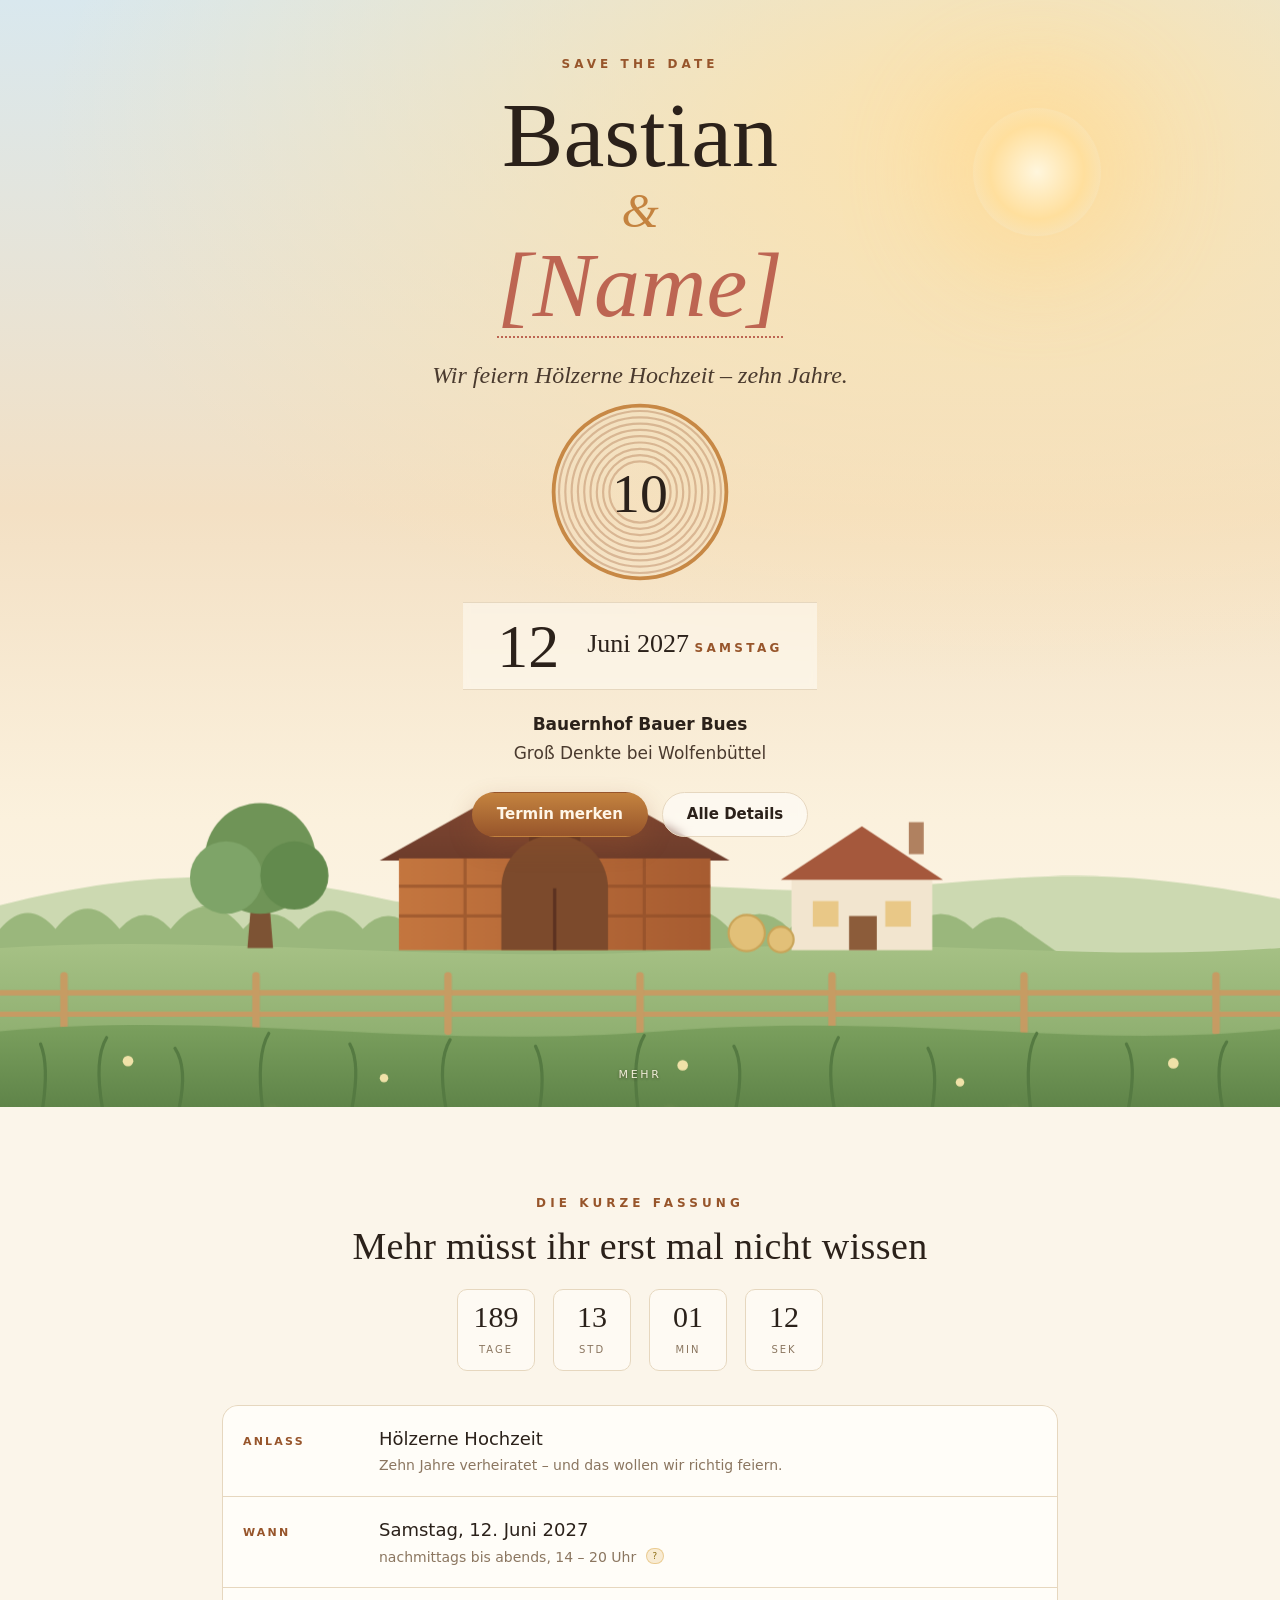
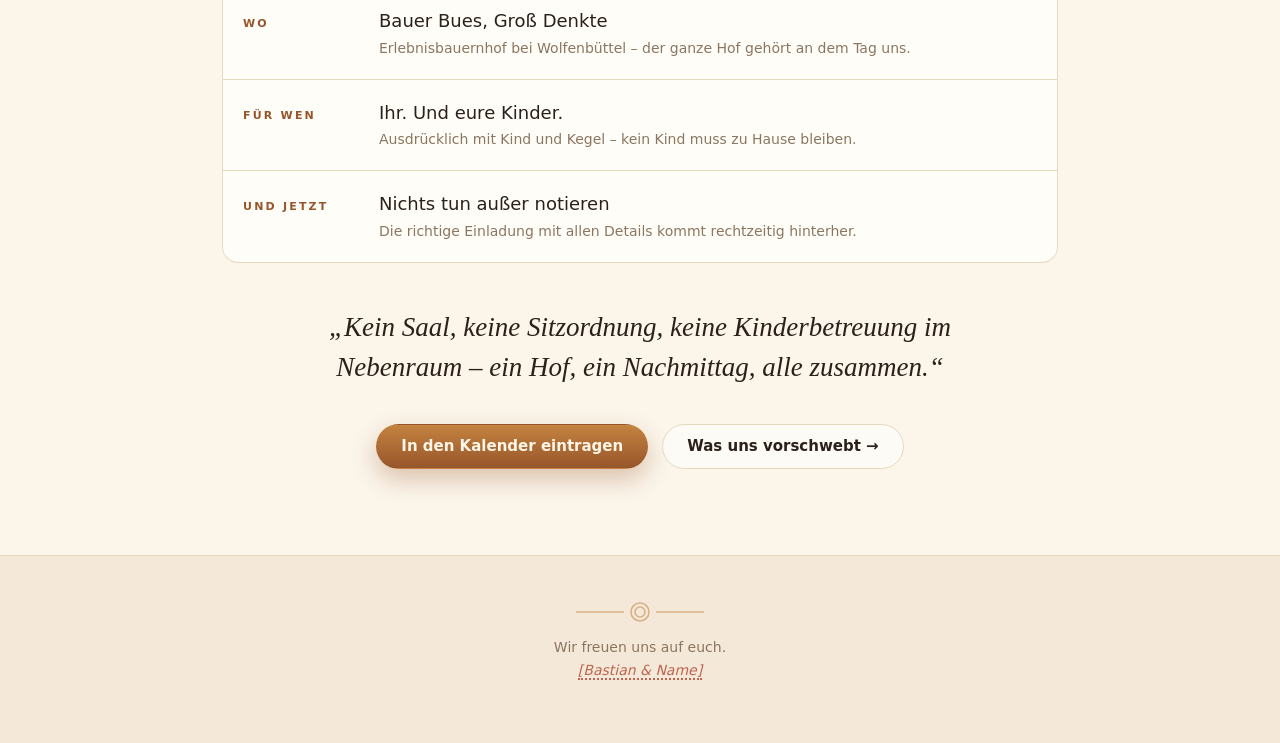
<file: holz/index.html>
<!DOCTYPE html>
<html lang="de">
<head>
<meta charset="UTF-8">
<meta name="viewport" content="width=device-width, initial-scale=1.0">

<title>Save the Date · Hölzerne Hochzeit</title>
<meta name="description" content="Wir feiern zehn Jahre – Save the Date für unsere Hölzerne Hochzeit auf dem Bauernhof.">

<!-- Nicht in Suchmaschinen: Die Seite ist nur über den direkten Link erreichbar.
     Bewusst KEIN Eintrag in einer robots.txt – ein "Disallow" würde die Adresse
     öffentlich verraten und gleichzeitig verhindern, dass Crawler dieses
     noindex überhaupt lesen. -->
<meta name="robots" content="noindex, nofollow, noarchive, nosnippet, noimageindex">
<meta name="googlebot" content="noindex, nofollow">
<meta name="referrer" content="no-referrer">

<!-- Vorschau beim Teilen (WhatsApp, Signal, Mail) -->
<meta property="og:type" content="website">
<meta property="og:title" content="Save the Date · Wir feiern zehn Jahre">
<meta property="og:description" content="Samstag, 12. Juni 2027 · Bauernhof Bauer Bues in Groß Denkte bei Wolfenbüttel. Mit Kind und Kegel.">
<meta property="og:image" content="img/vorschau.png">
<meta name="twitter:card" content="summary_large_image">
<meta name="theme-color" content="#f3e0c4">

<link rel="icon" href="img/favicon.svg" type="image/svg+xml">
<link rel="stylesheet" href="css/holz.css">
</head>

<!-- ⚑ ANPASSEN: Datum/Uhrzeit stehen NUR hier. Countdown und Kalender-Datei
     ziehen automatisch nach. -->
<body data-start="2027-06-12T14:00:00+02:00"
      data-end="2027-06-12T20:00:00+02:00"
      data-title="Hölzerne Hochzeit – Bastian &amp; [Name]"
      data-place="Bauer Bues, Hauptstraße 18, 38321 Groß Denkte">

<div class="page">

<!-- ══ Hero ══════════════════════════════════════════════════ -->
<header class="hero">
    <div class="hero-sky"></div>
    <div class="hero-sun" aria-hidden="true"></div>
    <div class="motes" aria-hidden="true"><i></i><i></i><i></i><i></i><i></i><i></i><i></i></div>

    <!-- Hof im Abendlicht – handgezeichnet, mehrlagig für den Parallax -->
    <svg class="hero-scene" viewBox="0 0 1200 620" preserveAspectRatio="xMidYMax slice"
         aria-hidden="true" focusable="false">
        <defs>
            <linearGradient id="wiese" x1="0" y1="0" x2="0" y2="1">
                <stop offset="0%" stop-color="#a6c185"/><stop offset="100%" stop-color="#7ea261"/>
            </linearGradient>
            <linearGradient id="wiese2" x1="0" y1="0" x2="0" y2="1">
                <stop offset="0%" stop-color="#7ba05e"/><stop offset="100%" stop-color="#5f8449"/>
            </linearGradient>
            <linearGradient id="dach" x1="0" y1="0" x2="0" y2="1">
                <stop offset="0%" stop-color="#8c4f37"/><stop offset="100%" stop-color="#6d3c2b"/>
            </linearGradient>
            <linearGradient id="wand" x1="0" y1="0" x2="1" y2="0">
                <stop offset="0%" stop-color="#c4763f"/><stop offset="100%" stop-color="#a75c31"/>
            </linearGradient>
        </defs>

        <!-- ferne Hügel -->
        <g data-par="0.02" opacity="0.85">
            <path d="M0 430 C 150 392, 250 400, 360 424 C 470 448, 560 404, 700 414
                     C 840 424, 950 392, 1080 406 C 1140 412, 1180 420, 1200 424 L1200 620 L0 620Z"
                  fill="#c3d5a8"/>
        </g>

        <!-- Baumreihe am Horizont -->
        <g data-par="0.04" fill="#9ab77c">
            <path d="M0 452 q 26 -30 52 0 q 30 -38 60 0 q 24 -26 48 0 q 34 -42 68 0
                     q 26 -28 52 0 q 30 -34 60 0 q 24 -24 48 0 q 32 -38 64 0 q 26 -28 52 0
                     q 30 -32 60 0 q 26 -26 52 0 q 34 -36 68 0 q 28 -28 56 0 q 30 -30 60 0
                     q 26 -24 52 0 q 30 -28 60 0 q 24 -22 48 0 L1200 620 L0 620Z"/>
        </g>

        <!-- Wiese -->
        <path d="M0 470 C 200 456, 420 486, 640 472 C 860 458, 1020 484, 1200 470 L1200 620 L0 620Z"
              fill="url(#wiese)"/>

        <!-- Gehöft: Scheune, Wohnhaus, Baum -->
        <g data-par="0.07">
            <!-- Baum links -->
            <g>
                <path d="M232 470 l6 -74 h12 l6 74Z" fill="#7d5334"/>
                <circle cx="244" cy="386" r="52" fill="#6f9457"/>
                <circle cx="212" cy="404" r="34" fill="#7ea468"/>
                <circle cx="276" cy="402" r="32" fill="#628a4d"/>
            </g>

            <!-- Wohnhaus rechts -->
            <g>
                <rect x="742" y="404" width="132" height="68" fill="#f2e5cf"/>
                <path d="M732 406 L808 356 L884 406Z" fill="#a5583c"/>
                <rect x="762" y="426" width="24" height="24" fill="#e9c887"/>
                <rect x="830" y="426" width="24" height="24" fill="#e9c887"/>
                <rect x="796" y="440" width="26" height="32" fill="#8c5c3a"/>
                <rect x="852" y="352" width="14" height="30" fill="#b08160"/>
            </g>

            <!-- Scheune / Heuboden -->
            <g>
                <path d="M356 388 L520 296 L684 388Z" fill="url(#dach)"/>
                <rect x="374" y="386" width="292" height="86" fill="url(#wand)"/>
                <!-- Holzbalken -->
                <g stroke="#8a4a26" stroke-width="3" opacity="0.55">
                    <path d="M374 412 H666 M374 440 H666 M436 386 V472 M520 386 V472 M604 386 V472"/>
                </g>
                <!-- Heuboden-Luke -->
                <rect x="496" y="330" width="48" height="42" rx="3" fill="#5c3221"/>
                <path d="M496 330 h48 v6 h-48Z" fill="#7c4a2c"/>
                <!-- großes Tor -->
                <path d="M470 472 v-58 a50 50 0 0 1 100 0 v58Z" fill="#7c4a2c"/>
                <path d="M520 414 v58" stroke="#5c3221" stroke-width="3"/>
                <!-- Wetterhahn -->
                <path d="M520 296 v-26" stroke="#6d3c2b" stroke-width="3"/>
                <path d="M520 272 l18 7 -18 7Z" fill="#d9a441"/>
                <!-- Strohballen davor -->
                <g fill="#e2c078" stroke="#c9a458" stroke-width="2">
                    <circle cx="700" cy="456" r="17"/>
                    <circle cx="732" cy="462" r="12"/>
                </g>
            </g>
        </g>

        <!-- Zaun -->
        <g data-par="0.10" stroke="#c99a63" stroke-width="5" stroke-linecap="round" opacity="0.95">
            <path d="M0 512 H1200 M0 532 H1200"/>
            <g stroke-width="7">
                <path d="M60 496 v52 M240 496 v52 M420 496 v52 M600 496 v52 M780 496 v52 M960 496 v52 M1140 496 v52"/>
            </g>
        </g>

        <!-- Vordergrund-Wiese mit Gräsern -->
        <g data-par="0.14">
            <path d="M0 548 C 220 528, 380 566, 620 548 C 860 530, 1010 566, 1200 546 L1200 620 L0 620Z"
                  fill="url(#wiese2)"/>
            <g class="halme" stroke="#557a42" stroke-width="3" stroke-linecap="round" fill="none">
                <path d="M40 620 q 6 -40 -2 -60"/><path d="M96 620 q -8 -46 4 -66"/>
                <path d="M168 620 q 8 -38 -4 -56"/><path d="M246 620 q -6 -50 6 -70"/>
                <path d="M330 620 q 8 -42 -2 -60"/><path d="M418 620 q -8 -44 4 -64"/>
                <path d="M506 620 q 6 -38 -4 -58"/><path d="M598 620 q -6 -48 6 -68"/>
                <path d="M690 620 q 8 -40 -2 -58"/><path d="M782 620 q -8 -46 4 -66"/>
                <path d="M874 620 q 6 -38 -4 -56"/><path d="M966 620 q -6 -50 6 -70"/>
                <path d="M1058 620 q 8 -42 -2 -60"/><path d="M1146 620 q -8 -44 4 -62"/>
            </g>
            <!-- ein paar Blüten -->
            <g fill="#f0e2a8">
                <circle cx="120" cy="576" r="5"/><circle cx="360" cy="592" r="4"/>
                <circle cx="640" cy="580" r="5"/><circle cx="900" cy="596" r="4"/>
                <circle cx="1100" cy="578" r="5"/>
            </g>
        </g>

        <!-- Vögel -->
        <g stroke="#8a6c52" stroke-width="2.5" fill="none" opacity="0.6" class="voegel">
            <path d="M150 150 q 12 -10 24 0 q 12 -10 24 0"/>
            <path d="M232 118 q 9 -8 18 0 q 9 -8 18 0"/>
        </g>
    </svg>

    <div class="hero-inner">
        <p class="kicker">Save the Date</p>

        <p class="names">
            Bastian
            <span class="amp">&amp;</span>
            <span class="ph">[Name]</span>
        </p>

        <p class="hero-sub">Wir feiern Hölzerne Hochzeit – zehn Jahre.</p>

        <!-- Zehn Jahresringe -->
        <svg class="rings" viewBox="0 0 200 200" role="img" aria-label="Zehn Jahresringe – zehn Jahre verheiratet" data-reveal>
            <circle class="ring" cx="100" cy="100" r="34"/>
            <circle class="ring" cx="100" cy="100" r="41"/>
            <circle class="ring" cx="100" cy="100" r="48"/>
            <circle class="ring" cx="100" cy="100" r="55"/>
            <circle class="ring" cx="100" cy="100" r="62"/>
            <circle class="ring" cx="100" cy="100" r="69"/>
            <circle class="ring" cx="100" cy="100" r="76"/>
            <circle class="ring" cx="100" cy="100" r="83"/>
            <circle class="ring" cx="100" cy="100" r="90"/>
            <circle class="ring ring-10" cx="100" cy="100" r="96"/>
            <text class="ring-num" x="100" y="122">10</text>
        </svg>

        <div class="dateline">
            <span class="d-day">12</span>
            <span class="d-side">
                <span class="d-mon">Juni 2027</span>
                <span class="d-wd">Samstag</span>
            </span>
        </div>

        <p class="place">
            <b>Bauernhof Bauer Bues</b><br>
            Groß Denkte bei Wolfenbüttel
        </p>

        <div class="btn-row" style="margin-top:24px">
            <button class="btn btn-primary" data-ics type="button">Termin merken</button>
            <a class="btn btn-ghost" href="holz2.html">Alle Details</a>
        </div>
    </div>

    <span class="scroll-hint">mehr</span>
</header>

<!-- ══ Die knappen Fakten ════════════════════════════════════ -->
<section>
    <div class="wrap">
        <div class="section-head" data-reveal>
            <span class="kicker">Die kurze Fassung</span>
            <h2>Mehr müsst ihr erst mal nicht wissen</h2>
            <div class="countdown" id="countdown" aria-label="Countdown bis zum Fest">
                <span class="cd"><b data-cd="d">–</b><span>Tage</span></span>
                <span class="cd"><b data-cd="h">–</b><span>Std</span></span>
                <span class="cd"><b data-cd="m">–</b><span>Min</span></span>
                <span class="cd"><b data-cd="s">–</b><span>Sek</span></span>
            </div>
        </div>

        <div class="facts" data-reveal>
            <div><span class="k">Anlass</span><span class="v">Hölzerne Hochzeit<small>Zehn Jahre verheiratet – und das wollen wir richtig feiern.</small></span></div>
            <div><span class="k">Wann</span><span class="v">Samstag, 12. Juni 2027<small>nachmittags bis abends, 14 – 20 Uhr <span class="tbc" title="Uhrzeit noch nicht endgültig bestätigt">?</span></small></span></div>
            <div><span class="k">Wo</span><span class="v">Bauer Bues, Groß Denkte<small>Erlebnisbauernhof bei Wolfenbüttel – der ganze Hof gehört an dem Tag uns.</small></span></div>
            <div><span class="k">Für wen</span><span class="v">Ihr. Und eure Kinder.<small>Ausdrücklich mit Kind und Kegel – kein Kind muss zu Hause bleiben.</small></span></div>
            <div><span class="k">Und jetzt</span><span class="v">Nichts tun außer notieren<small>Die richtige Einladung mit allen Details kommt rechtzeitig hinterher.</small></span></div>
        </div>

        <p class="quote" style="margin-top:44px" data-reveal>
            „Kein Saal, keine Sitzordnung, keine Kinderbetreuung im Nebenraum –
            ein Hof, ein Nachmittag, alle zusammen.“
        </p>

        <div class="btn-row" style="margin-top:36px" data-reveal>
            <button class="btn btn-primary" data-ics type="button">In den Kalender eintragen</button>
            <a class="btn btn-ghost" href="holz2.html">Was uns vorschwebt →</a>
        </div>
    </div>
</section>

<footer>
    <svg class="orn" viewBox="0 0 132 20" aria-hidden="true">
        <path d="M2 10 H50"/><path d="M82 10 H130"/>
        <circle cx="66" cy="10" r="5"/><circle cx="66" cy="10" r="9"/>
    </svg>
    <p style="margin-top:14px">Wir freuen uns auf euch.<br>
       <span class="ph">[Bastian &amp; Name]</span></p>
</footer>

</div>

<script src="js/holz.js"></script>
</body>
</html>
</file>
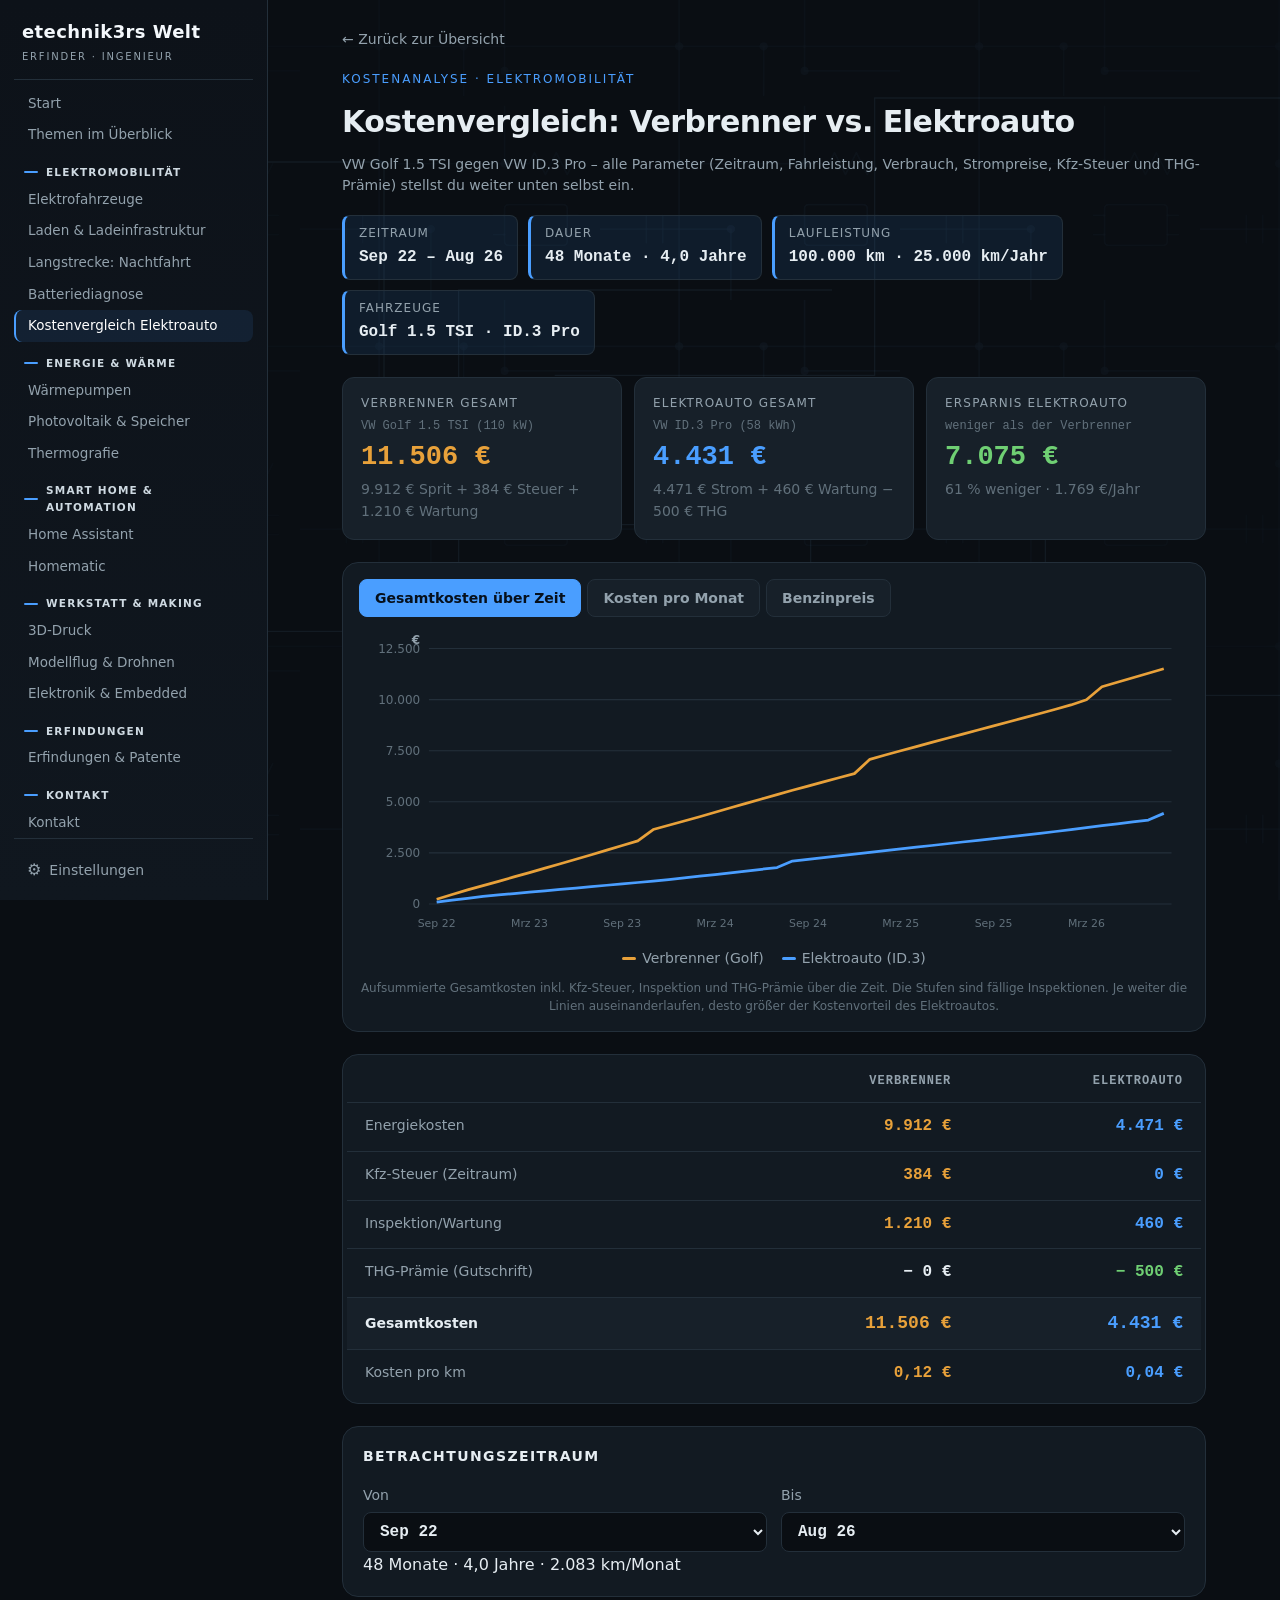
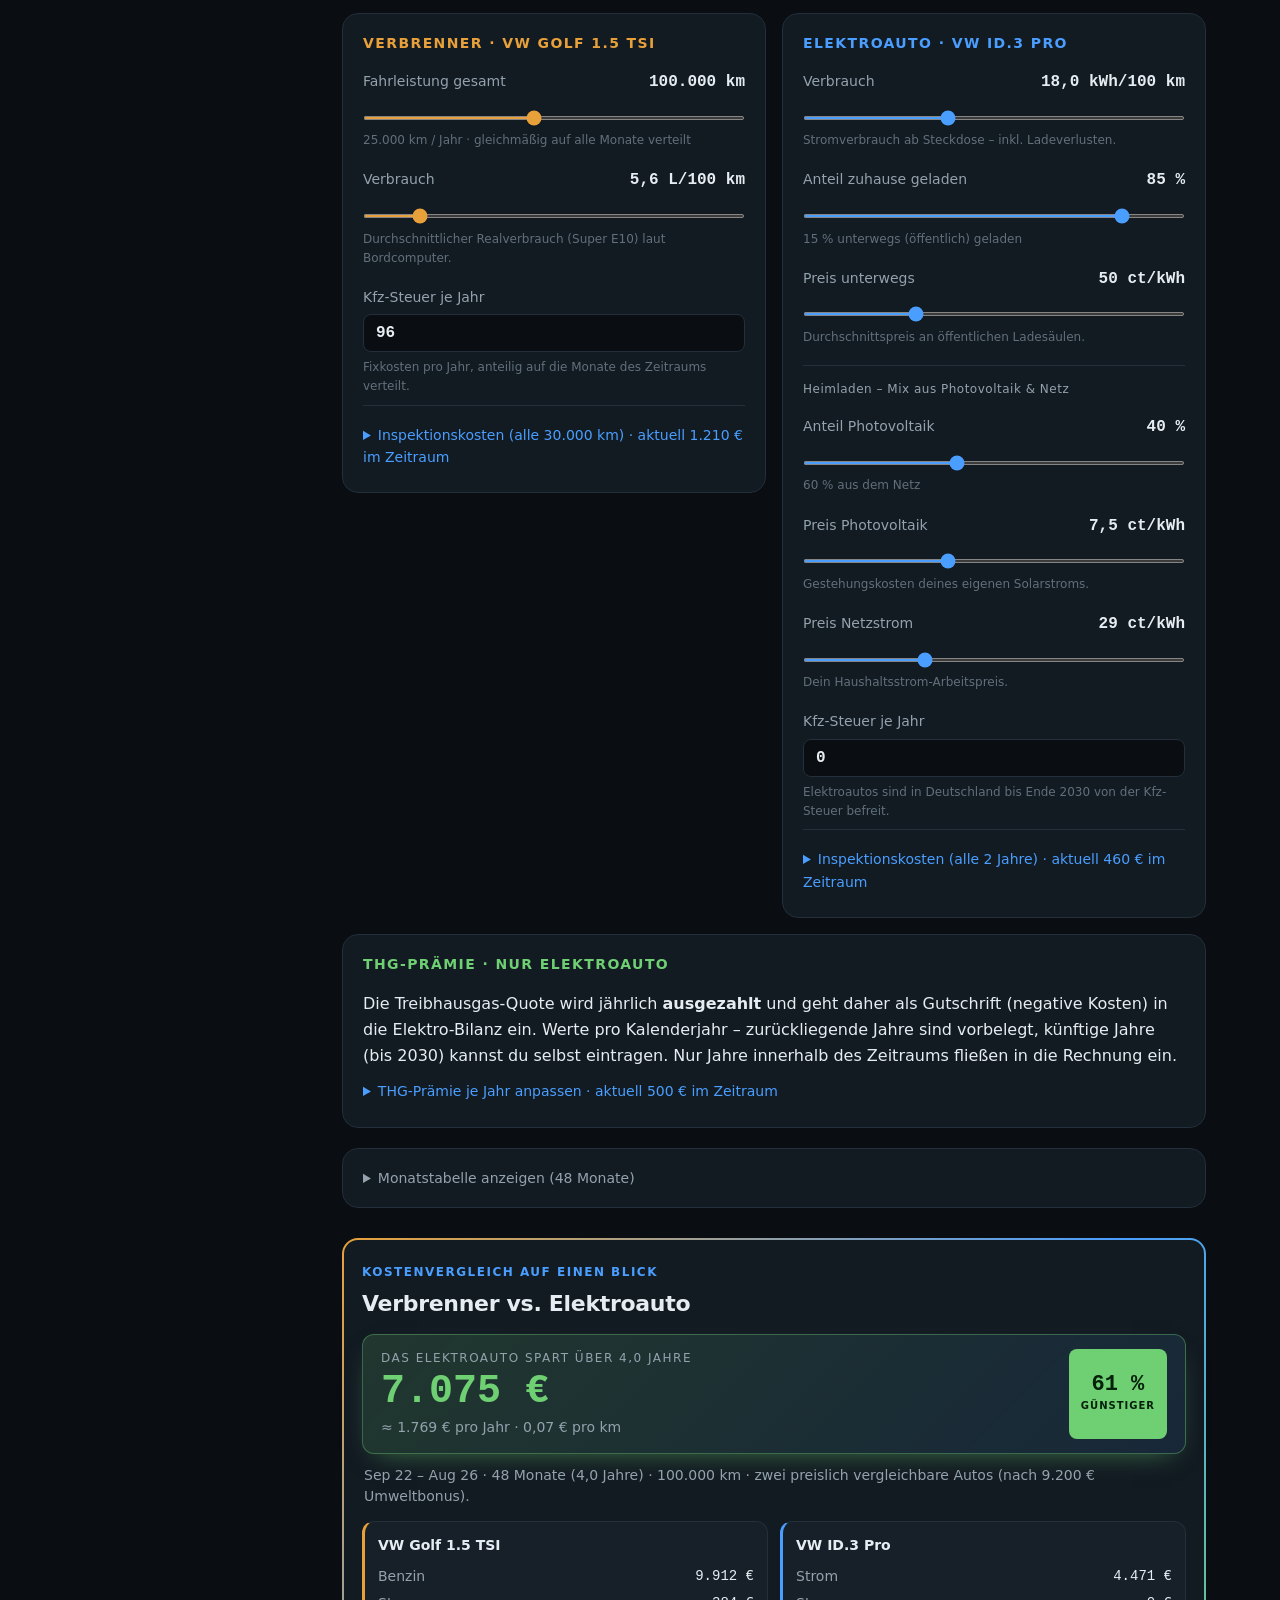
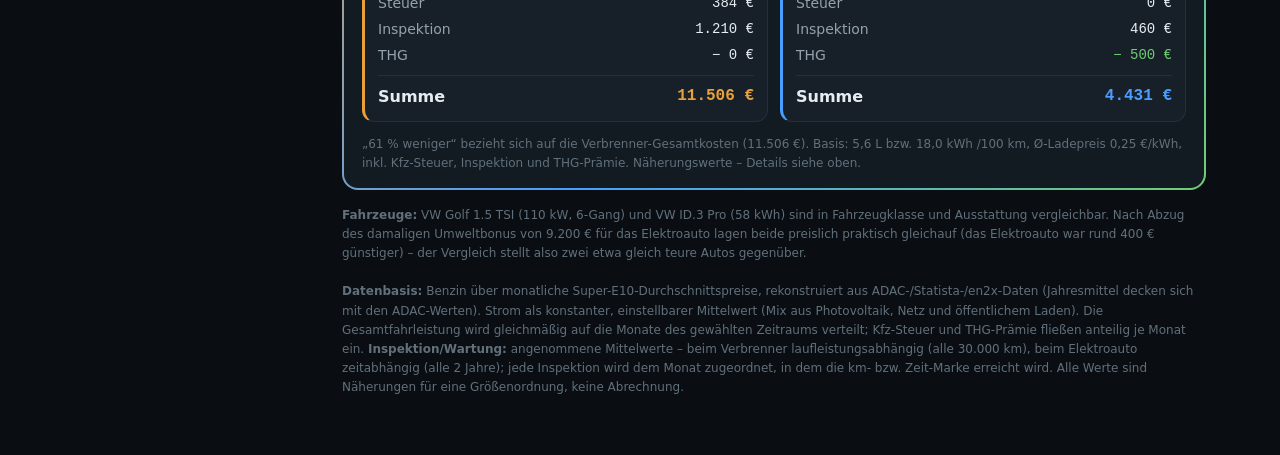
<file: elektroauto-kostenvergleich.html>
<!DOCTYPE html>
<html lang="de">
<head>
<meta charset="UTF-8">
<meta name="viewport" content="width=device-width, initial-scale=1.0">
<title>Kostenvergleich: Verbrenner vs. Elektroauto</title>
<meta name="description" content="Interaktiver Kostenvergleich VW Golf 1.5 TSI vs. VW ID.3 Pro: Betrachtungszeitraum, echte Super-E10-Monatspreise, Ladekosten, Kfz-Steuer und THG-Prämie.">
<meta name="theme-color" content="#0a0e13">
<link rel="manifest" href="manifest.webmanifest">
<link rel="icon" href="icons/icon.svg" type="image/svg+xml">
<link rel="apple-touch-icon" href="icons/icon-192.png">
<link rel="stylesheet" href="css/site.css">
<link rel="stylesheet" href="css/tools.css">
</head>
<body>

<!-- Diffuse Leiterplatten-Textur im Hintergrund -->
<div class="tech-bg" aria-hidden="true"></div>

<!-- ═══════════════ NAVIGATION (identisch zur Startseite) ═══════════════ -->
<button class="nav-toggle" aria-label="Menü öffnen" aria-expanded="false">&#9776;</button>
<div class="nav-backdrop"></div>

<nav class="sidebar" id="sidebar" aria-label="Hauptnavigation">
    <div class="sidebar-inner">
        <a class="brand" href="index.html">
            <span class="brand-name">etechnik3rs Welt</span>
            <span class="brand-role">Erfinder &middot; Ingenieur</span>
        </a>
        <ul class="nav-list">
            <li><a href="index.html#start">Start</a></li>
            <li><a href="index.html#themen">Themen im &Uuml;berblick</a></li>

            <li class="nav-group">Elektromobilit&auml;t</li>
            <li><a href="index.html#elektrofahrzeuge">Elektrofahrzeuge</a></li>
            <li><a href="index.html#laden">Laden &amp; Ladeinfrastruktur</a></li>
            <li><a href="index.html#nachtfahrt">Langstrecke: Nachtfahrt</a></li>
            <li><a href="index.html#batterie">Batteriediagnose</a></li>
            <li><a class="active" href="index.html#kostenrechner">Kostenvergleich Elektroauto</a></li>

            <li class="nav-group">Energie &amp; W&auml;rme</li>
            <li><a href="index.html#waermepumpen">W&auml;rmepumpen</a></li>
            <li><a href="index.html#photovoltaik">Photovoltaik &amp; Speicher</a></li>
            <li><a href="index.html#thermografie">Thermografie</a></li>

            <li class="nav-group">Smart Home &amp; Automation</li>
            <li><a href="index.html#homeassistant">Home Assistant</a></li>
            <li><a href="index.html#homematic">Homematic</a></li>

            <li class="nav-group">Werkstatt &amp; Making</li>
            <li><a href="index.html#druck3d">3D-Druck</a></li>
            <li><a href="index.html#drohnen">Modellflug &amp; Drohnen</a></li>
            <li><a href="index.html#elektronik">Elektronik &amp; Embedded</a></li>

            <li class="nav-group">Erfindungen</li>
            <li><a href="index.html#erfindungen">Erfindungen &amp; Patente</a></li>

            <li class="nav-group">Kontakt</li>
            <li><a href="index.html#kontakt">Kontakt</a></li>
        </ul>

        <!-- Fußbereich: Einstellungen / App installieren -->
        <div class="sidebar-foot">
            <button class="gear-btn" id="gearBtn" aria-expanded="false" aria-haspopup="true">
                <span class="gear-ico" aria-hidden="true">&#9881;</span> Einstellungen
            </button>
            <div class="gear-menu" id="gearMenu" hidden>
                <button class="gear-item" id="installBtn" hidden>App installieren</button>
                <button class="gear-item" id="updateCheck">Nach Updates suchen</button>
                <div class="gear-version" id="appVersion"></div>
            </div>
        </div>
    </div>
</nav>

<!-- Update-Hinweis -->
<div class="update-banner" id="updateBanner" role="alert" aria-live="polite">
    <span>Neue Version verf&uuml;gbar.</span>
    <button class="ub-reload" id="ubReload">Neu laden</button>
    <button class="ub-close" id="ubClose" aria-label="Hinweis schlie&szlig;en">&times;</button>
</div>


<div class="page">
    <div class="tool">

        <a class="backlink" href="index.html#kostenrechner">&#8592; Zur&uuml;ck zur &Uuml;bersicht</a>

        <!-- Kopf -->
        <div class="tool-kicker">Kostenanalyse &middot; Elektromobilit&auml;t</div>
        <h1 class="tool-title">Kostenvergleich: Verbrenner vs. Elektroauto</h1>
        <div class="tool-sub" id="subtitle">VW Golf 1.5 TSI gegen VW ID.3 Pro &ndash; alle Parameter (Zeitraum, Fahrleistung, Verbrauch, Strompreise, Kfz-Steuer und THG-Pr&auml;mie) stellst du weiter unten selbst ein.</div>

        <!-- Kontext: worauf sich alle Zahlen beziehen -->
        <div class="context-bar">
            <div class="cx"><span class="cx-k">Zeitraum</span><span class="cx-v" id="cx-zeit"></span></div>
            <div class="cx"><span class="cx-k">Dauer</span><span class="cx-v" id="cx-dauer"></span></div>
            <div class="cx"><span class="cx-k">Laufleistung</span><span class="cx-v" id="cx-km"></span></div>
            <div class="cx"><span class="cx-k">Fahrzeuge</span><span class="cx-v">Golf 1.5 TSI &middot; ID.3 Pro</span></div>
        </div>

        <!-- Kennzahlen -->
        <div class="readouts">
            <div class="readout">
                <div class="r-label">Verbrenner gesamt</div>
                <div class="r-car" id="ro-v-car"></div>
                <div class="r-value" id="ro-v-v" style="color:var(--series-b)"></div>
                <div class="r-sub" id="ro-v-s"></div>
            </div>
            <div class="readout">
                <div class="r-label">Elektroauto gesamt</div>
                <div class="r-car" id="ro-e-car"></div>
                <div class="r-value" id="ro-e-v" style="color:var(--series-a)"></div>
                <div class="r-sub" id="ro-e-s"></div>
            </div>
            <div class="readout">
                <div class="r-label">Ersparnis Elektroauto</div>
                <div class="r-car">weniger als der Verbrenner</div>
                <div class="r-value" id="ro-spar-v"></div>
                <div class="r-sub" id="ro-spar-s"></div>
            </div>
        </div>

        <!-- Diagramm -->
        <div class="panel">
            <div class="tabs" id="tabs">
                <button class="tab active" data-view="kum">Gesamtkosten &uuml;ber Zeit</button>
                <button class="tab" data-view="monat">Kosten pro Monat</button>
                <button class="tab" data-view="preis">Benzinpreis</button>
            </div>
            <div class="chart-wrap">
                <svg id="chart" viewBox="0 0 760 280" preserveAspectRatio="xMidYMid meet" role="img" aria-label="Kostendiagramm"></svg>
                <div class="tip" id="tip"></div>
            </div>
            <div class="legend" id="legend"></div>
            <div class="chart-note" id="chartNote"></div>
        </div>

        <!-- Gegenüberstellung / Aufschlüsselung -->
        <div class="breakdown" id="breakdown"></div>

        <!-- Regler -->
        <div class="controls">
            <div class="ctrl-card span-2">
                <div class="ctrl-head">Betrachtungszeitraum</div>
                <div class="period-grid">
                    <label class="period-field">
                        <span class="s-label">Von</span>
                        <select id="fromSel" class="tool-input" aria-label="Zeitraum von"></select>
                    </label>
                    <label class="period-field">
                        <span class="s-label">Bis</span>
                        <select id="toSel" class="tool-input" aria-label="Zeitraum bis"></select>
                    </label>
                </div>
                <div class="s-hint" id="period-h"></div>
            </div>

            <div class="ctrl-card">
                <div class="ctrl-head" style="color:var(--series-b)">Verbrenner &middot; VW&nbsp;Golf&nbsp;1.5&nbsp;TSI</div>
                <div class="slider">
                    <div class="slider-row"><span class="s-label">Fahrleistung gesamt</span><span class="s-value" id="km-v"></span></div>
                    <input type="range" id="km" min="20000" max="200000" step="5000" value="100000" style="accent-color:var(--series-b)">
                    <div class="s-hint" id="km-h"></div>
                </div>
                <div class="slider">
                    <div class="slider-row"><span class="s-label">Verbrauch</span><span class="s-value" id="l100-v"></span></div>
                    <input type="range" id="l100" min="4" max="16" step="0.1" value="5.6" style="accent-color:var(--series-b)">
                    <div class="s-hint">Durchschnittlicher Realverbrauch (Super&nbsp;E10) laut Bordcomputer.</div>
                </div>
                <div class="field-row">
                    <span class="s-label">Kfz-Steuer je Jahr</span>
                    <input type="number" id="taxV" class="tool-input" min="0" max="1000" step="1" value="96" inputmode="numeric">
                    <span class="s-hint">Fixkosten pro Jahr, anteilig auf die Monate des Zeitraums verteilt.</span>
                </div>
                <details class="ins-details">
                    <summary id="insV-summary">Inspektionskosten (alle 30.000 km)</summary>
                    <div class="s-hint" style="margin:-4px 0 10px">
                        Angenommene Mittelwerte je Inspektion. Sie f&auml;llt bei der jeweiligen
                        km-Marke an; Marken jenseits der Fahrleistung sind gekennzeichnet.
                    </div>
                    <div class="thg-grid" id="insV-grid"></div>
                </details>
            </div>

            <div class="ctrl-card">
                <div class="ctrl-head" style="color:var(--series-a)">Elektroauto &middot; VW&nbsp;ID.3&nbsp;Pro</div>
                <div class="slider">
                    <div class="slider-row"><span class="s-label">Verbrauch</span><span class="s-value" id="kwh100-v"></span></div>
                    <input type="range" id="kwh100" min="12" max="28" step="0.5" value="18">
                    <div class="s-hint">Stromverbrauch ab Steckdose &ndash; inkl. Ladeverlusten.</div>
                </div>
                <div class="slider">
                    <div class="slider-row"><span class="s-label">Anteil zuhause geladen</span><span class="s-value" id="homeShare-v"></span></div>
                    <input type="range" id="homeShare" min="0" max="100" step="5" value="85">
                    <div class="s-hint" id="homeShare-h"></div>
                </div>
                <div class="slider">
                    <div class="slider-row"><span class="s-label">Preis unterwegs</span><span class="s-value" id="pubPrice-v"></span></div>
                    <input type="range" id="pubPrice" min="0.30" max="1.00" step="0.01" value="0.50">
                    <div class="s-hint">Durchschnittspreis an &ouml;ffentlichen Lades&auml;ulen.</div>
                </div>

                <div class="sub-divider">Heimladen &ndash; Mix aus Photovoltaik &amp; Netz</div>
                <div class="slider">
                    <div class="slider-row"><span class="s-label">Anteil Photovoltaik</span><span class="s-value" id="pvShare-v"></span></div>
                    <input type="range" id="pvShare" min="0" max="100" step="5" value="40">
                    <div class="s-hint" id="pvShare-h"></div>
                </div>
                <div class="slider">
                    <div class="slider-row"><span class="s-label">Preis Photovoltaik</span><span class="s-value" id="pvPrice-v"></span></div>
                    <input type="range" id="pvPrice" min="0" max="0.20" step="0.005" value="0.075">
                    <div class="s-hint">Gestehungskosten deines eigenen Solarstroms.</div>
                </div>
                <div class="slider">
                    <div class="slider-row"><span class="s-label">Preis Netzstrom</span><span class="s-value" id="gridPrice-v"></span></div>
                    <input type="range" id="gridPrice" min="0.15" max="0.60" step="0.01" value="0.29">
                    <div class="s-hint">Dein Haushaltsstrom-Arbeitspreis.</div>
                </div>
                <div class="field-row">
                    <span class="s-label">Kfz-Steuer je Jahr</span>
                    <input type="number" id="taxE" class="tool-input" min="0" max="1000" step="1" value="0" inputmode="numeric">
                    <span class="s-hint">Elektroautos sind in Deutschland bis Ende 2030 von der Kfz-Steuer befreit.</span>
                </div>
                <details class="ins-details">
                    <summary id="insE-summary">Inspektionskosten (alle 2 Jahre)</summary>
                    <div class="s-hint" style="margin:-4px 0 10px">
                        Angenommene Mittelwerte je Inspektion. Sie f&auml;llt nach dem jeweiligen
                        Fahrzeugalter an; Jahre jenseits des Zeitraums sind gekennzeichnet.
                    </div>
                    <div class="thg-grid" id="insE-grid"></div>
                </details>
            </div>

            <div class="ctrl-card span-2">
                <div class="ctrl-head" style="color:var(--pos)">THG-Pr&auml;mie &middot; nur Elektroauto</div>
                <div class="s-hint" style="margin-bottom:6px">
                    Die Treibhausgas-Quote wird j&auml;hrlich <b>ausgezahlt</b> und geht daher als
                    Gutschrift (negative Kosten) in die Elektro-Bilanz ein. Werte pro Kalenderjahr &ndash;
                    zur&uuml;ckliegende Jahre sind vorbelegt, k&uuml;nftige Jahre (bis 2030) kannst du selbst eintragen.
                    Nur Jahre innerhalb des Zeitraums flie&szlig;en in die Rechnung ein.
                </div>
                <details class="thg-details">
                    <summary id="thg-summary">THG-Pr&auml;mie je Jahr anpassen</summary>
                    <div class="thg-grid" id="thg-grid"></div>
                </details>
            </div>
        </div>

        <!-- Detailtabelle -->
        <details class="table-box">
            <summary id="tbl-summary">Monatstabelle anzeigen</summary>
            <div class="table-scroll">
                <table class="data">
                    <thead>
                        <tr>
                            <th>Monat</th><th>E10 &euro;/L</th><th>km</th><th>Liter</th>
                            <th>Verbrenner</th><th>Elektroauto</th><th>&Delta;</th>
                        </tr>
                    </thead>
                    <tbody id="tbody"></tbody>
                </table>
            </div>
        </details>

        <!-- Faktenblatt (Statusbild – auf einen Screen verdichtet) -->
        <section class="factsheet" aria-label="Zusammenfassung">
            <div class="fs-inner">
                <div class="fs-head">
                    <div>
                        <div class="fs-badge">Kostenvergleich auf einen Blick</div>
                        <div class="fs-title">Verbrenner vs. Elektroauto</div>
                    </div>
                </div>

                <!-- Hero: das Ergebnis groß -->
                <div class="fs-hero">
                    <div class="fs-hero-main">
                        <div class="fs-hero-label" id="fs-hero-label">Das Elektroauto spart</div>
                        <div class="fs-hero-value" id="fs-hero-value"></div>
                        <div class="fs-hero-sub" id="fs-hero-sub"></div>
                    </div>
                    <div class="fs-hero-badge" id="fs-hero-badge"><span class="fs-hero-pct" id="fs-hero-pct"></span><span class="fs-hero-pct-l">g&uuml;nstiger</span></div>
                </div>
                <div class="fs-context" id="fs-context"></div>

                <!-- Kostenaufstellung: beide Autos nebeneinander -->
                <div class="fs-cols">
                    <div class="fs-col fs-v">
                        <div class="fs-cname">VW Golf 1.5 TSI</div>
                        <div class="fs-line"><span class="fs-k">Benzin</span><span class="fs-val" id="fs-v-energy"></span></div>
                        <div class="fs-line"><span class="fs-k">Steuer</span><span class="fs-val" id="fs-v-tax"></span></div>
                        <div class="fs-line"><span class="fs-k">Inspektion</span><span class="fs-val" id="fs-v-ins"></span></div>
                        <div class="fs-line"><span class="fs-k">THG</span><span class="fs-val" id="fs-v-thg"></span></div>
                        <div class="fs-total"><span class="fs-k">Summe</span><span class="fs-val" id="fs-v-total" style="color:var(--series-b)"></span></div>
                    </div>
                    <div class="fs-col fs-e">
                        <div class="fs-cname">VW ID.3 Pro</div>
                        <div class="fs-line"><span class="fs-k">Strom</span><span class="fs-val" id="fs-e-energy"></span></div>
                        <div class="fs-line"><span class="fs-k">Steuer</span><span class="fs-val" id="fs-e-tax"></span></div>
                        <div class="fs-line"><span class="fs-k">Inspektion</span><span class="fs-val" id="fs-e-ins"></span></div>
                        <div class="fs-line"><span class="fs-k">THG</span><span class="fs-val" id="fs-e-thg" style="color:var(--pos)"></span></div>
                        <div class="fs-total"><span class="fs-k">Summe</span><span class="fs-val" id="fs-e-total" style="color:var(--series-a)"></span></div>
                    </div>
                </div>

                <div class="fs-foot" id="fs-foot"></div>
            </div>
        </section>

        <div class="footnote">
            <b>Fahrzeuge:</b> VW&nbsp;Golf&nbsp;1.5&nbsp;TSI (110&nbsp;kW, 6-Gang) und VW&nbsp;ID.3&nbsp;Pro (58&nbsp;kWh) sind in
            Fahrzeugklasse und Ausstattung vergleichbar. Nach Abzug des damaligen Umweltbonus von 9.200&nbsp;&euro; f&uuml;r das
            Elektroauto lagen beide preislich praktisch gleichauf (das Elektroauto war rund 400&nbsp;&euro; g&uuml;nstiger) &ndash;
            der Vergleich stellt also zwei etwa gleich teure Autos gegen&uuml;ber.<br><br>
            <b>Datenbasis:</b> Benzin &uuml;ber monatliche Super-E10-Durchschnittspreise, rekonstruiert aus
            ADAC-/Statista-/en2x-Daten (Jahresmittel decken sich mit den ADAC-Werten). Strom als konstanter, einstellbarer
            Mittelwert (Mix aus Photovoltaik, Netz und &ouml;ffentlichem Laden). Die Gesamtfahrleistung wird gleichm&auml;&szlig;ig
            auf die Monate des gew&auml;hlten Zeitraums verteilt; Kfz-Steuer und THG-Pr&auml;mie flie&szlig;en anteilig je Monat ein.
            <b>Inspektion/Wartung:</b> angenommene Mittelwerte &ndash; beim Verbrenner laufleistungsabh&auml;ngig (alle 30.000&nbsp;km),
            beim Elektroauto zeitabh&auml;ngig (alle 2&nbsp;Jahre); jede Inspektion wird dem Monat zugeordnet, in dem die km- bzw.
            Zeit-Marke erreicht wird. Alle Werte sind N&auml;herungen f&uuml;r eine Gr&ouml;&szlig;enordnung, keine Abrechnung.
        </div>
    </div>
</div>


<!-- Gemeinsame Logik (Navigation, Update-Banner, PWA) -->
<script src="js/app.js"></script>

<!-- Rechner-Logik -->
<script>
/* ============================================================
   Kostenvergleich – Logik (dependency-frei, Vanilla-JS + SVG)
   Farben kommen aus dem zentralen Design-System (site.css).
   ============================================================ */

// Farben – gespiegelt aus den Design-Tokens
const C = {
    panel:"#121a22", line:"#232f3a", text:"#e6edf2", muted:"#93a2ad", faint:"#61707b",
    benzin:"#e8a13a", strom:"#4a9eff", spar:"#6fcf73", warn:"#e86a5c",
};

// Verglichene Fahrzeuge
const CARS = { v:"VW Golf 1.5 TSI (110 kW)", e:"VW ID.3 Pro (58 kWh)" };

// Monatliche Super-E10-Durchschnittspreise (€/L)
const PRICES = [
    ["Sep 22",1.94],["Okt 22",1.91],["Nov 22",1.86],["Dez 22",1.69],
    ["Jan 23",1.75],["Feb 23",1.79],["Mrz 23",1.76],["Apr 23",1.80],
    ["Mai 23",1.78],["Jun 23",1.80],["Jul 23",1.82],["Aug 23",1.86],
    ["Sep 23",1.88],["Okt 23",1.85],["Nov 23",1.80],["Dez 23",1.72],
    ["Jan 24",1.70],["Feb 24",1.74],["Mrz 24",1.78],["Apr 24",1.81],
    ["Mai 24",1.80],["Jun 24",1.78],["Jul 24",1.79],["Aug 24",1.74],
    ["Sep 24",1.66],["Okt 24",1.68],["Nov 24",1.67],["Dez 24",1.67],
    ["Jan 25",1.73],["Feb 25",1.75],["Mrz 25",1.69],["Apr 25",1.69],
    ["Mai 25",1.68],["Jun 25",1.68],["Jul 25",1.66],["Aug 25",1.66],
    ["Sep 25",1.65],["Okt 25",1.66],["Nov 25",1.67],["Dez 25",1.68],
    ["Jan 26",1.71],["Feb 26",1.74],["Mrz 26",2.06],["Apr 26",2.12],
    ["Mai 26",1.88],["Jun 26",1.82],["Jul 26",1.80],["Aug 26",1.80],
];

// THG-Prämie je Kalenderjahr (€, wird ausgezahlt → geht negativ in die Bilanz).
// Zurückliegende Jahre vorbelegt; künftige Jahre kann der Nutzer selbst eintragen.
const THG_DEFAULTS = { 2022:0, 2023:300, 2024:100, 2025:100, 2026:0 };

// Inspektion/Wartung – angenommene Mittelwerte je Inspektion (€).
// Verbrenner: laufleistungsabhängig, alle 30.000 km. Elektroauto: zeitabhängig,
// alle 2 Jahre. Weitere Marken sind vorbereitet und frei eintragbar.
const INS_V_KM     = [30000, 60000, 90000, 120000, 150000, 180000];
const INS_E_YEARS  = [2, 4, 6, 8, 10];
const INS_V_DEFAULTS = { 30000:340, 60000:490, 90000:380, 120000:0, 150000:0, 180000:0 };
const INS_E_DEFAULTS = { 2:230, 4:230, 6:0, 8:0, 10:0 };

// Formatierung (deutsches Zahlenformat: Komma als Dezimaltrenner)
const eur = (n, d=0) => n.toLocaleString("de-DE",
    { style:"currency", currency:"EUR", minimumFractionDigits:d, maximumFractionDigits:d });
const num = (n, d=0) => n.toLocaleString("de-DE",
    { minimumFractionDigits:d, maximumFractionDigits:d });
// Ladepreise in Cent/kWh anzeigen (Nutzer denkt in ct); intern in €/kWh gespeichert
const fmtCt = v => { const c = Math.round(v*1000)/10; return num(c, Number.isInteger(c)?0:1) + " ct/kWh"; };
// Kalenderjahr aus einem Monatslabel wie "Sep 22"
const labelYear = lbl => 2000 + parseInt(lbl.slice(-2), 10);

// ── Zustand & lokale Speicherung ─────────────────────────────
const STORAGE_KEY = "kv-einstellungen-v2";
// Aktuelle Standardwerte (Golf 1.5 TSI vs. ID.3 Pro)
const DEFAULTS = {
    kmTotal:100000, lPer100:5.6, kwhPer100:18, homeShare:85,
    pubPrice:0.50, pvShare:40, pvPrice:0.075, gridPrice:0.29,
    taxV:96, taxE:0,
};
// Gültige Grenzen – gespeicherte Werte werden hierauf begrenzt
const RANGES = {
    kmTotal:[20000,200000], lPer100:[4,16], kwhPer100:[12,28], homeShare:[0,100],
    pubPrice:[0.30,1.00], pvShare:[0,100], pvPrice:[0,0.20], gridPrice:[0.15,0.60],
    taxV:[0,1000], taxE:[0,1000],
};
const clamp = (v, [lo,hi]) => Math.min(hi, Math.max(lo, v));

// Betrachtungszeitraum wird über Monatslabels gespeichert (überlebt spätere
// Ergänzung der Preisreihe).
const FIRST_KEY = PRICES[0][0];
const LAST_KEY  = PRICES[PRICES.length - 1][0];
const keyIdx = key => PRICES.findIndex(p => p[0] === key);

function rangeIdx() {
    let fi = keyIdx(S.fromKey), ti = keyIdx(S.toKey);
    if (fi < 0) fi = 0;
    if (ti < 0) ti = PRICES.length - 1;
    if (fi > ti) { const t = fi; fi = ti; ti = t; }
    return [fi, ti];
}
// Wert aus einem €-Objekt (Zustand → Default → 0)
function mapVal(obj, key, defaults) {
    const v = obj[key];
    if (typeof v === "number" && isFinite(v)) return v;
    return defaults[key] || 0;
}
const thgFor  = year => mapVal(S.thg,  year, THG_DEFAULTS);
const insVfor = km   => mapVal(S.insV, km,   INS_V_DEFAULTS);
const insEfor = yr   => mapVal(S.insE, yr,   INS_E_DEFAULTS);

// Übernimmt gespeicherte numerische Werte eines Objekts in den Zustand
function mergeMap(target, saved, max) {
    if (saved && typeof saved === "object") {
        for (const k in saved) {
            const v = saved[k];
            if (typeof v === "number" && isFinite(v)) target[k] = clamp(v, [0, max]);
        }
    }
}

function loadState() {
    const s = Object.assign({ view:"kum", fromKey:FIRST_KEY, toKey:LAST_KEY }, DEFAULTS);
    s.thg  = Object.assign({}, THG_DEFAULTS);
    s.insV = Object.assign({}, INS_V_DEFAULTS);
    s.insE = Object.assign({}, INS_E_DEFAULTS);
    try {
        const saved = JSON.parse(localStorage.getItem(STORAGE_KEY) || "null");
        if (saved && typeof saved === "object") {
            for (const k in DEFAULTS) {
                if (typeof saved[k] === "number" && isFinite(saved[k]))
                    s[k] = clamp(saved[k], RANGES[k]);
            }
            if (["kum","monat","preis"].includes(saved.view)) s.view = saved.view;
            if (keyIdx(saved.fromKey) >= 0) s.fromKey = saved.fromKey;
            if (keyIdx(saved.toKey)   >= 0) s.toKey   = saved.toKey;
            mergeMap(s.thg,  saved.thg,  5000);
            mergeMap(s.insV, saved.insV, 5000);
            mergeMap(s.insE, saved.insE, 5000);
        }
    } catch (e) { /* localStorage nicht verfügbar → Standardwerte */ }
    return s;
}
function saveState() {
    try {
        const o = { view:S.view, fromKey:S.fromKey, toKey:S.toKey, thg:S.thg, insV:S.insV, insE:S.insE };
        for (const k in DEFAULTS) o[k] = S[k];
        localStorage.setItem(STORAGE_KEY, JSON.stringify(o));
    } catch (e) { /* Speichern nicht möglich – ignorieren */ }
}

let S = loadState();

// Berechnung – über den gewählten Zeitraum, inkl. Fixkosten & THG-Prämie
function calc() {
    const [fi, ti] = rangeIdx();
    const data = PRICES.slice(fi, ti + 1);
    const n = data.length;
    const kmM = S.kmTotal / n;                  // km/Monat (gleichmäßig verteilt)
    const literM = (kmM/100) * S.lPer100;       // Liter/Monat
    // Heimladen = Mischpreis aus Photovoltaik und Netzstrom
    const homeBlend = (S.pvShare/100)*S.pvPrice + (1 - S.pvShare/100)*S.gridPrice;
    // Gesamter Ø-Ladepreis = Heimladen-Anteil + unterwegs
    const blend = (S.homeShare/100)*homeBlend + (1 - S.homeShare/100)*S.pubPrice;
    const evM = (kmM/100) * S.kwhPer100 * blend; // Strom-Energiekosten/Monat
    const taxVm = S.taxV/12, taxEm = S.taxE/12;  // Kfz-Steuer je Monat

    // Inspektionen den Monaten zuordnen, in denen die jeweilige Marke erreicht wird.
    // Verbrenner: km-Marke m im Monat, in dem die kumulierte Fahrleistung m erreicht.
    // Elektroauto: Alters-Marke (Jahre) im entsprechenden Monat ab Start.
    const insVByMonth = new Array(n).fill(0);
    INS_V_KM.forEach(m => {
        if (m <= S.kmTotal && kmM > 0) {
            const mi = Math.min(n-1, Math.max(0, Math.ceil(m / kmM) - 1));
            insVByMonth[mi] += insVfor(m);
        }
    });
    const insEByMonth = new Array(n).fill(0);
    INS_E_YEARS.forEach(yr => {
        const monthMark = yr * 12;
        if (monthMark <= n) insEByMonth[monthMark - 1] += insEfor(yr);
    });

    let cumBenzin=0, cumStrom=0, cumTaxV=0, cumTaxE=0, cumThg=0, cumInsV=0, cumInsE=0, cumV=0, cumE=0;
    const rows = data.map(([label, price], i) => {
        const thgM   = thgFor(labelYear(label)) / 12; // Prämie je Monat (Gutschrift)
        const benzin = literM * price;                // Energie Verbrenner
        const strom  = evM;                           // Energie Elektro
        const insVm  = insVByMonth[i];                // Inspektion Verbrenner in diesem Monat
        const insEm  = insEByMonth[i];                // Inspektion Elektro in diesem Monat
        const vMonth = benzin + taxVm + insVm;               // Gesamt Verbrenner/Monat
        const eMonth = strom + taxEm + insEm - thgM;         // Gesamt Elektro/Monat
        cumBenzin+=benzin; cumStrom+=strom;
        cumTaxV+=taxVm; cumTaxE+=taxEm; cumThg+=thgM; cumInsV+=insVm; cumInsE+=insEm;
        cumV+=vMonth; cumE+=eMonth;
        return { label, price, km:kmM, liter:literM, benzin, strom, thg:thgM, insV:insVm, insE:insEm, vMonth, eMonth, cumV, cumE };
    });
    const totV = cumV, totE = cumE, spar = totV - totE;
    return {
        rows, n, kmM, blend, evM, literM,
        energyV:cumBenzin, energyE:cumStrom, taxVtot:cumTaxV, taxEtot:cumTaxE, thgTot:cumThg,
        insVtot:cumInsV, insEtot:cumInsE,
        totV, totE, spar, sparPct: totV ? (spar/totV)*100 : 0,
        fromLabel:data[0][0], toLabel:data[n-1][0], years:n/12,
    };
}

// „Schöne“ Achsenobergrenze
function niceMax(v, ticks=5) {
    if (v <= 0) return ticks;
    const raw = v / ticks;
    const mag = Math.pow(10, Math.floor(Math.log10(raw)));
    const norm = raw / mag;
    let step = norm <= 1 ? 1 : norm <= 2 ? 2 : norm <= 2.5 ? 2.5 : norm <= 5 ? 5 : 10;
    return step * mag * ticks;
}

// ── SVG-Helfer ───────────────────────────────────────────────
const SVGNS = "http://www.w3.org/2000/svg";
function el(tag, attrs, text) {
    const e = document.createElementNS(SVGNS, tag);
    for (const k in attrs) e.setAttribute(k, attrs[k]);
    if (text != null) e.textContent = text;
    return e;
}
const VB = { w:760, h:280 };
const M = { top:16, right:16, bottom:30, left:64 };
const plotW = VB.w - M.left - M.right;
const plotH = VB.h - M.top - M.bottom;
let chartState = null;

function renderChart() {
    const c = calc();
    const svg = document.getElementById("chart");
    svg.innerHTML = "";
    const rows = c.rows, n = rows.length;

    let yMin, yMax, ticks, yFmt, yUnit;
    if (S.view === "preis") {
        const ps = rows.map(r => r.price);
        const lo = Math.min(...ps), hi = Math.max(...ps);
        yMin = Math.max(0, Math.floor(lo*10)/10 - 0.1);
        yMax = Math.ceil(hi*10)/10 + 0.1;
        ticks = tickArray(yMin, yMax, 5);
        yFmt = v => num(v, 2);
        yUnit = "€/L";
    } else if (S.view === "kum") {
        yMin = 0; yMax = niceMax(Math.max(rows[n-1].cumV, rows[n-1].cumE));
        ticks = tickArray(yMin, yMax, 5);
        yFmt = v => num(v, 0);
        yUnit = "€";
    } else {
        const vals = rows.flatMap(r => [r.vMonth, r.eMonth]);
        const mn = Math.min(...vals), mx = Math.max(...vals);
        yMin = mn < 0 ? -niceMax(-mn) : 0;
        yMax = niceMax(mx);
        ticks = tickArray(yMin, yMax, 5);
        yFmt = v => num(v, 0);
        yUnit = "€";
    }

    const band = plotW / n;
    const xC = i => M.left + band * (i + 0.5);
    const yS = v => M.top + plotH * (1 - (v - yMin) / (yMax - yMin));

    ticks.forEach(t => {
        const y = yS(t);
        svg.appendChild(el("line", { x1:M.left, y1:y, x2:VB.w-M.right, y2:y, stroke:C.line, "stroke-width":1 }));
        svg.appendChild(el("text", { x:M.left-8, y:y+4, "text-anchor":"end", fill:C.faint, "font-size":11 }, yFmt(t)));
    });
    // Achsentitel (Einheit) oben links
    svg.appendChild(el("text", { x:M.left-8, y:M.top-4, "text-anchor":"end", fill:C.muted, "font-size":11, "font-weight":600 }, yUnit));

    const lblStep = Math.max(1, Math.ceil(n / 8));
    rows.forEach((r, i) => {
        if (i % lblStep !== 0) return;
        svg.appendChild(el("text", { x:xC(i), y:VB.h-9, "text-anchor":"middle", fill:C.faint, "font-size":10 }, r.label));
    });

    if (S.view === "monat") {
        const bw = band * 0.6, y0 = yS(0);
        rows.forEach((r, i) => {
            const y = yS(r.vMonth);
            svg.appendChild(el("rect", { x:xC(i)-bw/2, y:Math.min(y,y0), width:bw, height:Math.abs(y0-y), fill:C.benzin, rx:2 }));
        });
        svg.appendChild(linePath(rows.map((r,i)=>[xC(i), yS(r.eMonth)]), C.strom, 2));
    } else if (S.view === "kum") {
        svg.appendChild(linePath(rows.map((r,i)=>[xC(i), yS(r.cumV)]), C.benzin, 2.5));
        svg.appendChild(linePath(rows.map((r,i)=>[xC(i), yS(r.cumE)]), C.strom, 2.5));
    } else {
        const avg = rows.reduce((a,r)=>a+r.price,0) / n;
        const yr = yS(avg);
        svg.appendChild(el("line", { x1:M.left, y1:yr, x2:VB.w-M.right, y2:yr, stroke:C.faint, "stroke-dasharray":"4 4", "stroke-width":1 }));
        svg.appendChild(el("text", { x:VB.w-M.right-4, y:yr-5, "text-anchor":"end", fill:C.faint, "font-size":10 }, `Ø ${num(avg,2)} €/L`));
        svg.appendChild(linePath(rows.map((r,i)=>[xC(i), yS(r.price)]), C.benzin, 2));
    }

    const guide = el("line", { x1:0, y1:M.top, x2:0, y2:M.top+plotH, stroke:C.muted, "stroke-width":1, opacity:0 });
    svg.appendChild(guide);
    svg.appendChild(el("rect", { x:M.left, y:M.top, width:plotW, height:plotH, fill:"transparent" }));

    const legend = document.getElementById("legend");
    const note = document.getElementById("chartNote");
    if (S.view === "kum") {
        legend.innerHTML = leg(C.benzin,"Verbrenner (Golf)") + leg(C.strom,"Elektroauto (ID.3)");
        note.textContent = "Aufsummierte Gesamtkosten inkl. Kfz-Steuer, Inspektion und THG-Prämie über die Zeit. "
                         + "Die Stufen sind fällige Inspektionen. Je weiter die Linien auseinanderlaufen, desto größer "
                         + "der Kostenvorteil des Elektroautos.";
    } else if (S.view === "monat") {
        legend.innerHTML = leg(C.benzin,"Verbrenner / Monat") + leg(C.strom,"Elektroauto / Monat");
        note.textContent = "Gesamtkosten pro Monat: Energie plus anteilige Kfz-Steuer und fällige Inspektionen, "
                         + "beim Elektroauto abzüglich anteiliger THG-Prämie.";
    } else {
        legend.innerHTML = leg(C.benzin,"Benzinpreis (Super E10)");
        note.textContent = "Tatsächlicher monatlicher Super-E10-Durchschnittspreis. Gestrichelt: Mittelwert im gewählten Zeitraum.";
    }

    chartState = { rows, xC, guide, band, n };
    wireTooltip();
}

function tickArray(min, max, count) {
    const step = (max - min) / count, out = [];
    for (let i = 0; i <= count; i++) out.push(min + step * i);
    return out;
}
function linePath(pts, stroke, w) {
    const d = pts.map((p,i)=>(i?"L":"M")+p[0].toFixed(1)+" "+p[1].toFixed(1)).join(" ");
    return el("path", { d, fill:"none", stroke, "stroke-width":w, "stroke-linejoin":"round" });
}
function leg(color, label) {
    return `<span><i style="background:${color}"></i>${label}</span>`;
}

// ── Tooltip ──────────────────────────────────────────────────
function wireTooltip() {
    const svg = document.getElementById("chart");
    const tip = document.getElementById("tip");

    function move(clientX) {
        const rect = svg.getBoundingClientRect();
        const frac = (clientX - rect.left) / rect.width;
        const px = frac * VB.w;
        let idx = Math.floor((px - M.left) / chartState.band);
        idx = Math.max(0, Math.min(chartState.n - 1, idx));
        const r = chartState.rows[idx];

        const gx = chartState.xC(idx);
        chartState.guide.setAttribute("x1", gx);
        chartState.guide.setAttribute("x2", gx);
        chartState.guide.setAttribute("opacity", 0.6);

        let body;
        if (S.view === "preis")
            body = `<div style="color:${C.benzin}">Benzinpreis: ${eur(r.price,3)}/L</div>`;
        else if (S.view === "kum")
            body = `<div style="color:${C.benzin}">Verbrenner gesamt: ${eur(r.cumV)}</div>`
                 + `<div style="color:${C.strom}">Elektroauto gesamt: ${eur(r.cumE)}</div>`;
        else
            body = `<div style="color:${C.benzin}">Verbrenner/Monat: ${eur(r.vMonth)}</div>`
                 + `<div style="color:${C.strom}">Elektroauto/Monat: ${eur(r.eMonth)}</div>`;

        tip.innerHTML = `<div class="t-title">${r.label}</div>${body}`;
        const cssX = (gx / VB.w) * rect.width;
        tip.style.left = cssX + "px";
        tip.style.top  = (M.top / VB.h) * rect.height + 8 + "px";
        tip.style.opacity = 1;
    }
    function hide() {
        tip.style.opacity = 0;
        if (chartState) chartState.guide.setAttribute("opacity", 0);
    }
    svg.addEventListener("mousemove", e => move(e.clientX));
    svg.addEventListener("mouseleave", hide);
    svg.addEventListener("touchmove", e => { if (e.touches[0]) move(e.touches[0].clientX); }, { passive:true });
    svg.addEventListener("touchend", hide);
}

// ── Kennzahlen / Gegenüberstellung / Faktenblatt / Tabelle ───
function renderReadouts() {
    const c = calc(), years = c.years;

    // Kontext-Leiste: worauf sich alle Zahlen beziehen
    set("cx-zeit",  `${c.fromLabel} – ${c.toLabel}`);
    set("cx-dauer", `${num(c.n)} Monate · ${num(years,1)} Jahre`);
    set("cx-km",    `${num(S.kmTotal)} km · ${num(S.kmTotal/years)} km/Jahr`);

    set("ro-v-car", CARS.v);
    set("ro-v-v", eur(c.totV));
    set("ro-v-s", `${eur(c.energyV)} Sprit + ${eur(c.taxVtot)} Steuer + ${eur(c.insVtot)} Wartung`);

    set("ro-e-car", CARS.e);
    set("ro-e-v", eur(c.totE));
    set("ro-e-s", `${eur(c.energyE)} Strom + ${eur(c.insEtot)} Wartung − ${eur(c.thgTot)} THG`);

    set("ro-spar-v", eur(c.spar));
    document.getElementById("ro-spar-v").style.color = c.spar >= 0 ? C.spar : C.warn;
    set("ro-spar-s", `${num(Math.abs(c.sparPct),0)} % weniger · ${eur(c.spar/years)}/Jahr`);

    renderBreakdown(c);
    renderFactsheet(c);
    renderTable(c);
    refreshInsMarkers(c);
}

// Gegenüberstellung: Kostenpositionen von Verbrenner und Elektroauto nebeneinander
function renderBreakdown(c) {
    const perKmV = c.totV / S.kmTotal, perKmE = c.totE / S.kmTotal;
    const rows = [
        ["", `Verbrenner`, `Elektroauto`, "head"],
        ["Energiekosten", eur(c.energyV), eur(c.energyE), ""],
        ["Kfz-Steuer (Zeitraum)", eur(c.taxVtot), eur(c.taxEtot), ""],
        ["Inspektion/Wartung", eur(c.insVtot), eur(c.insEtot), ""],
        ["THG-Prämie (Gutschrift)", "− " + eur(0), "− " + eur(c.thgTot), "thg"],
        ["Gesamtkosten", eur(c.totV), eur(c.totE), "sum"],
        ["Kosten pro km", eur(perKmV,2), eur(perKmE,2), ""],
    ];
    document.getElementById("breakdown").innerHTML = rows.map(([label, v, e, kind]) => {
        if (kind === "head")
            return `<div class="bd-row bd-head"><span></span><span class="bd-v">${v}</span><span class="bd-e">${e}</span></div>`;
        const eStyle = kind === "thg" ? ` style="color:${C.spar}"` : ` style="color:${C.strom}"`;
        const vStyle = kind === "sum" || kind === "" ? ` style="color:${C.benzin}"` : "";
        const rowCls = kind === "sum" ? "bd-row bd-sum" : "bd-row";
        return `<div class="${rowCls}"><span class="bd-label">${label}</span>`
             + `<span class="bd-v"${vStyle}>${v}</span><span class="bd-e"${eStyle}>${e}</span></div>`;
    }).join("");
}

function renderFactsheet(c) {
    const spar = c.spar, pct = num(Math.abs(c.sparPct),0);
    const win = spar >= 0 ? "Elektroauto" : "Verbrenner";

    // Hero – das Ergebnis groß
    set("fs-hero-label", `Das ${win} spart über ${num(c.years,1)} Jahre`);
    const hv = document.getElementById("fs-hero-value");
    hv.textContent = eur(Math.abs(spar));
    hv.style.color = spar >= 0 ? C.spar : C.warn;
    set("fs-hero-sub", `≈ ${eur(Math.abs(spar)/c.years)} pro Jahr · ${eur(Math.abs(spar)/S.kmTotal,2)} pro km`);
    set("fs-hero-pct", `${pct} %`);
    const badge = document.getElementById("fs-hero-badge");
    badge.style.background = spar >= 0 ? C.spar : C.warn;

    // Kontextzeile: worauf es sich bezieht
    set("fs-context", `${c.fromLabel} – ${c.toLabel} · ${num(c.n)} Monate (${num(c.years,1)} Jahre) · `
                    + `${num(S.kmTotal)} km · zwei preislich vergleichbare Autos (nach 9.200 € Umweltbonus).`);

    set("fs-v-energy", eur(c.energyV));
    set("fs-v-tax", eur(c.taxVtot));
    set("fs-v-ins", eur(c.insVtot));
    set("fs-v-thg", "− " + eur(0));
    set("fs-v-total", eur(c.totV));
    set("fs-e-energy", eur(c.energyE));
    set("fs-e-tax", eur(c.taxEtot));
    set("fs-e-ins", eur(c.insEtot));
    set("fs-e-thg", "− " + eur(c.thgTot));
    set("fs-e-total", eur(c.totE));

    set("fs-foot", `„${pct} % weniger“ bezieht sich auf die Verbrenner-Gesamtkosten (${eur(c.totV)}). `
                 + `Basis: ${num(S.lPer100,1)} L bzw. ${num(S.kwhPer100,1)} kWh /100 km, Ø-Ladepreis ${eur(c.blend,2)}/kWh, `
                 + `inkl. Kfz-Steuer, Inspektion und THG-Prämie. Näherungswerte – Details siehe oben.`);
}

function renderTable(c) {
    document.getElementById("tbl-summary").textContent = `Monatstabelle anzeigen (${c.n} Monate)`;
    document.getElementById("tbody").innerHTML = c.rows.map(r =>
        `<tr>
            <td>${r.label}</td>
            <td>${num(r.price,3)}</td>
            <td>${num(r.km)}</td>
            <td>${num(r.liter)}</td>
            <td style="color:${C.benzin}">${eur(r.vMonth)}</td>
            <td style="color:${C.strom}">${eur(r.eMonth)}</td>
            <td style="color:${C.spar}">${eur(r.vMonth - r.eMonth)}</td>
        </tr>`).join("");
}

function renderSliders() {
    const [fi, ti] = rangeIdx();
    const months = ti - fi + 1, years = months / 12;
    set("period-h", `${num(months)} Monate · ${num(years,1)} Jahre · ${num(S.kmTotal/months)} km/Monat`);
    set("km-v", num(S.kmTotal) + " km");
    set("km-h", num(S.kmTotal/years) + " km / Jahr · gleichmäßig auf alle Monate verteilt");
    set("l100-v", num(S.lPer100,1) + " L/100 km");
    set("kwh100-v", num(S.kwhPer100,1) + " kWh/100 km");
    set("homeShare-v", num(S.homeShare) + " %");
    set("homeShare-h", num(100 - S.homeShare) + " % unterwegs (öffentlich) geladen");
    set("pubPrice-v", fmtCt(S.pubPrice));
    set("pvShare-v", num(S.pvShare) + " %");
    set("pvShare-h", num(100 - S.pvShare) + " % aus dem Netz");
    set("pvPrice-v", fmtCt(S.pvPrice));
    set("gridPrice-v", fmtCt(S.gridPrice));
}

function set(id, txt) { const e = document.getElementById(id); if (e) e.textContent = txt; }
function renderAll() { renderReadouts(); renderSliders(); renderChart(); }

// ── THG-Jahresfelder ─────────────────────────────────────────
// Felder von 2022 bis 2030 (auch künftige Jahre vorbereitet). Aktive Jahre
// liegen im aktuellen Zeitraum und fließen in die Rechnung ein; Jahre außerhalb
// sind editierbar, wirken sich aber (noch) nicht aus.
const THG_LAST_YEAR = 2030;
function updateThgSummary() {
    set("thg-summary", `THG-Prämie je Jahr anpassen · aktuell ${eur(calc().thgTot)} im Zeitraum`);
}
function buildThgFields() {
    const [fi, ti] = rangeIdx();
    const activeFrom = labelYear(PRICES[fi][0]), activeTo = labelYear(PRICES[ti][0]);
    const yStart = labelYear(FIRST_KEY);
    const yEnd = Math.max(THG_LAST_YEAR, labelYear(LAST_KEY));
    const grid = document.getElementById("thg-grid");
    let html = "";
    for (let y = yStart; y <= yEnd; y++) {
        if (!(y in S.thg)) S.thg[y] = THG_DEFAULTS[y] || 0;   // Default sicherstellen
        const active = y >= activeFrom && y <= activeTo;
        html += `<div class="thg-field${active ? "" : " thg-inactive"}">
            <span class="s-label">${y}</span>
            <input type="number" class="tool-input thg-input" data-year="${y}"
                   min="0" max="5000" step="10" value="${S.thg[y]}" inputmode="numeric">
            ${active ? "" : `<span class="thg-note">außerhalb Zeitraum</span>`}
        </div>`;
    }
    grid.innerHTML = html;
    grid.querySelectorAll(".thg-input").forEach(inp => {
        inp.addEventListener("input", e => {
            const y = e.target.dataset.year;
            const v = parseFloat(e.target.value);
            S.thg[y] = (isFinite(v) && v >= 0) ? v : 0;
            saveState();
            renderReadouts();
            renderChart();
            updateThgSummary();
        });
    });
    updateThgSummary();
}

// ── Inspektions-/Wartungsfelder ──────────────────────────────
// Verbrenner: je km-Marke, Elektro: je Alters-Marke (Jahre). Feldsatz ist fest,
// daher einmal aufgebaut; aktiv/inaktiv wird per refreshInsMarkers aktualisiert.
function buildInsFields() {
    buildOneInsGrid("insV-grid", INS_V_KM,    S.insV, m => num(m) + " km", "insV");
    buildOneInsGrid("insE-grid", INS_E_YEARS, S.insE, y => y + " Jahre",   "insE");
}
function buildOneInsGrid(gridId, keys, stateObj, labelFn, kind) {
    const grid = document.getElementById(gridId);
    grid.innerHTML = keys.map(k =>
        `<div class="thg-field" data-key="${k}">
            <span class="s-label">${labelFn(k)}</span>
            <input type="number" class="tool-input ins-input" data-kind="${kind}" data-key="${k}"
                   min="0" max="5000" step="10" value="${stateObj[k]}" inputmode="numeric">
        </div>`).join("");
    grid.querySelectorAll(".ins-input").forEach(inp => {
        inp.addEventListener("input", e => {
            const key = e.target.dataset.key;
            const v = parseFloat(e.target.value);
            const val = (isFinite(v) && v >= 0) ? v : 0;
            if (e.target.dataset.kind === "insV") S.insV[key] = val; else S.insE[key] = val;
            saveState();
            renderAll();
        });
    });
}
function toggleInsField(f, active, note) {
    f.classList.toggle("thg-inactive", !active);
    let n = f.querySelector(".thg-note");
    if (!active) {
        if (!n) { n = document.createElement("span"); n.className = "thg-note"; f.appendChild(n); }
        n.textContent = note;
    } else if (n) { n.remove(); }
}
function refreshInsMarkers(c) {
    document.querySelectorAll("#insV-grid .thg-field").forEach(f =>
        toggleInsField(f, (+f.dataset.key) <= S.kmTotal, "über Fahrleistung"));
    document.querySelectorAll("#insE-grid .thg-field").forEach(f =>
        toggleInsField(f, (+f.dataset.key) * 12 <= c.n, "außerhalb Zeitraum"));
    set("insV-summary", `Inspektionskosten (alle 30.000 km) · aktuell ${eur(c.insVtot)} im Zeitraum`);
    set("insE-summary", `Inspektionskosten (alle 2 Jahre) · aktuell ${eur(c.insEtot)} im Zeitraum`);
}

// ── Verdrahtung ──────────────────────────────────────────────
const bind = [
    ["km","kmTotal"],["l100","lPer100"],["kwh100","kwhPer100"],
    ["homeShare","homeShare"],["pubPrice","pubPrice"],
    ["pvShare","pvShare"],["pvPrice","pvPrice"],["gridPrice","gridPrice"],
    ["taxV","taxV"],["taxE","taxE"],
];

// Zeitraum-Dropdowns aus der Preisreihe aufbauen (Preise sind Datenquelle)
function populatePeriod() {
    const opts = PRICES.map(([label]) => `<option value="${label}">${label}</option>`).join("");
    document.getElementById("fromSel").innerHTML = opts;
    document.getElementById("toSel").innerHTML   = opts;
}

function applyStateToInputs() {
    bind.forEach(([id, key]) => {
        const el = document.getElementById(id);
        if (el) el.value = S[key];
    });
    document.getElementById("fromSel").value = S.fromKey;
    document.getElementById("toSel").value   = S.toKey;
    document.querySelectorAll(".tab").forEach(b =>
        b.classList.toggle("active", b.dataset.view === S.view));
}

bind.forEach(([id, key]) => {
    document.getElementById(id).addEventListener("input", e => {
        let v = parseFloat(e.target.value);
        if (!isFinite(v)) v = DEFAULTS[key];
        S[key] = clamp(v, RANGES[key]);
        saveState();
        renderAll();
    });
});
document.querySelectorAll(".tab").forEach(btn => {
    btn.addEventListener("click", () => {
        S.view = btn.dataset.view;
        document.querySelectorAll(".tab").forEach(b => b.classList.toggle("active", b === btn));
        saveState();
        renderChart();
    });
});

// Zeitraum-Auswahl: sicherstellen, dass „von“ nie hinter „bis“ liegt
document.getElementById("fromSel").addEventListener("change", e => {
    S.fromKey = e.target.value;
    if (keyIdx(S.fromKey) > keyIdx(S.toKey)) {
        S.toKey = S.fromKey;
        document.getElementById("toSel").value = S.toKey;
    }
    saveState();
    buildThgFields();   // ggf. neue Jahre im Zeitraum
    renderAll();
});
document.getElementById("toSel").addEventListener("change", e => {
    S.toKey = e.target.value;
    if (keyIdx(S.toKey) < keyIdx(S.fromKey)) {
        S.fromKey = S.toKey;
        document.getElementById("fromSel").value = S.fromKey;
    }
    saveState();
    buildThgFields();
    renderAll();
});
window.addEventListener("resize", () => renderChart());

populatePeriod();       // Dropdown-Optionen aus der Preisreihe erzeugen
applyStateToInputs();   // gespeicherte Werte auf die Regler übertragen
buildThgFields();       // THG-Jahresfelder für den aktuellen Zeitraum
buildInsFields();       // Inspektions-/Wartungsfelder (Verbrenner & Elektro)
renderAll();
</script>

</body>
</html>
</file>
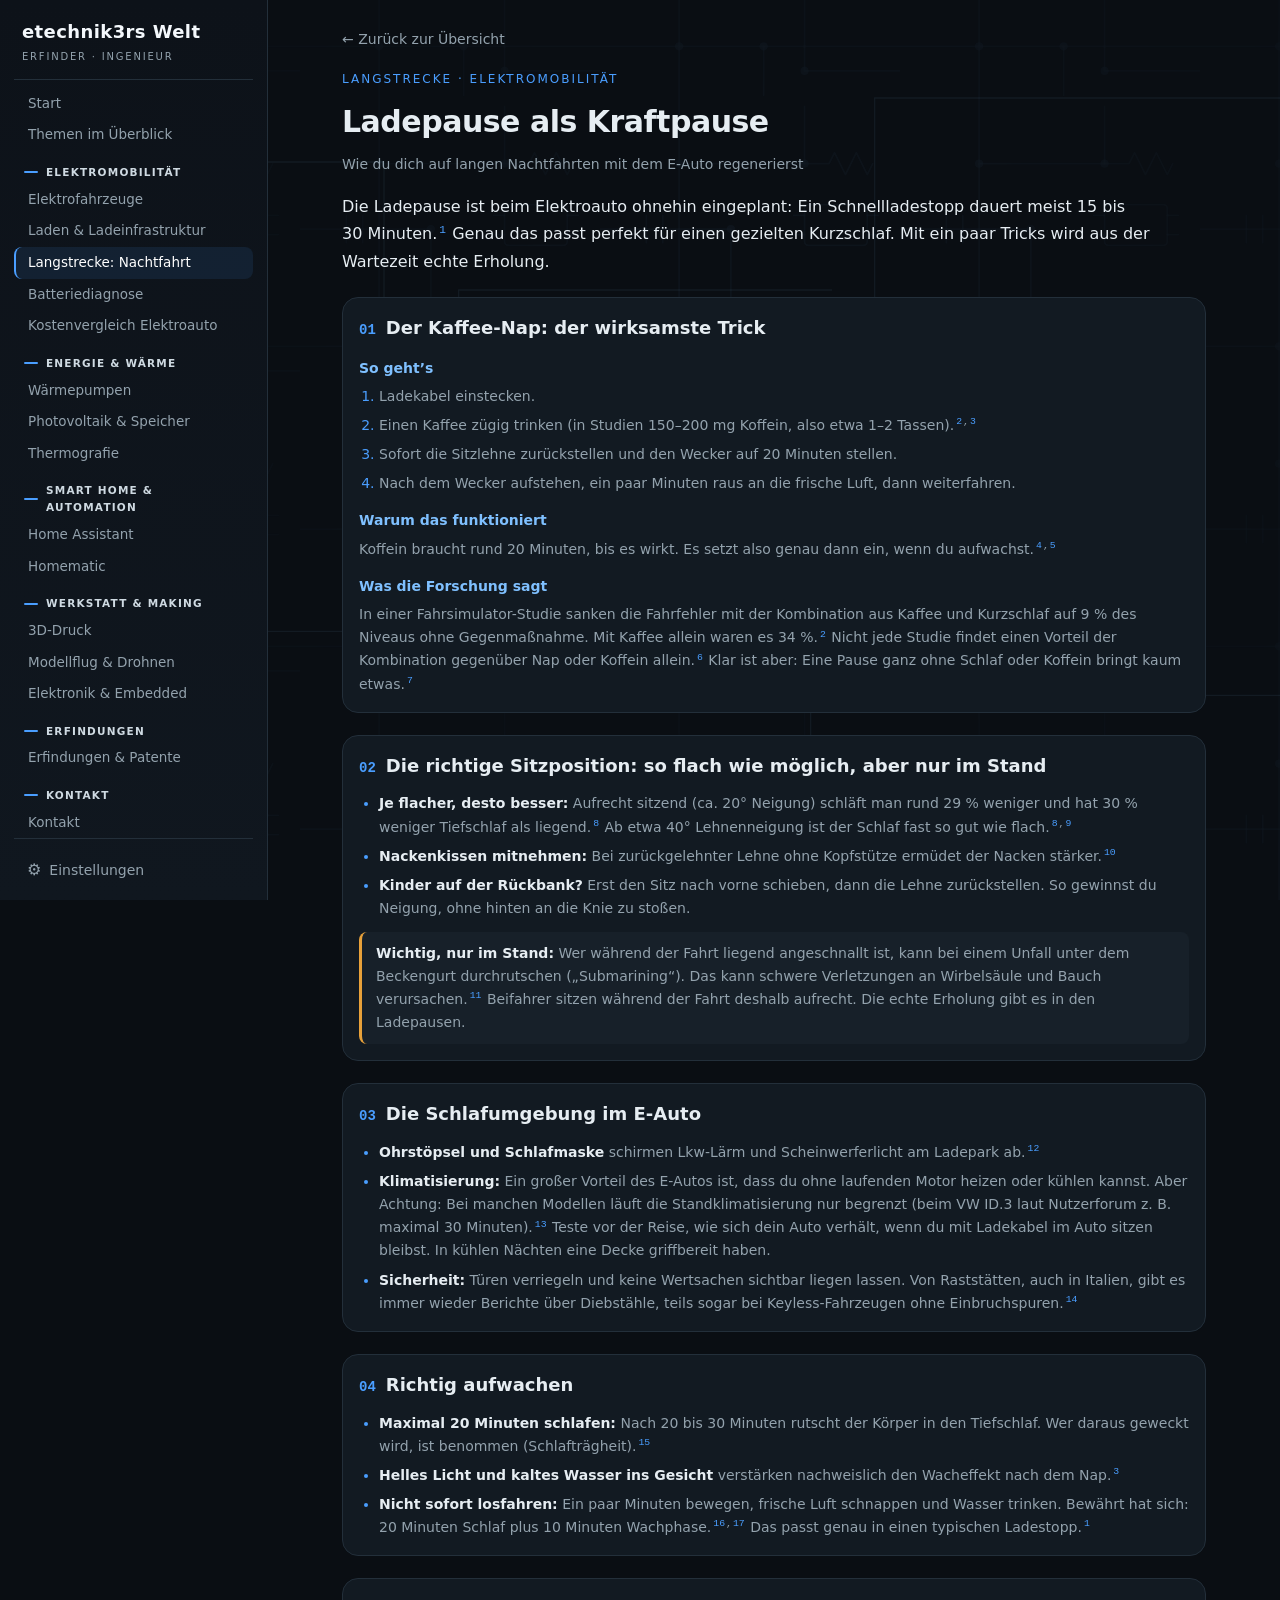
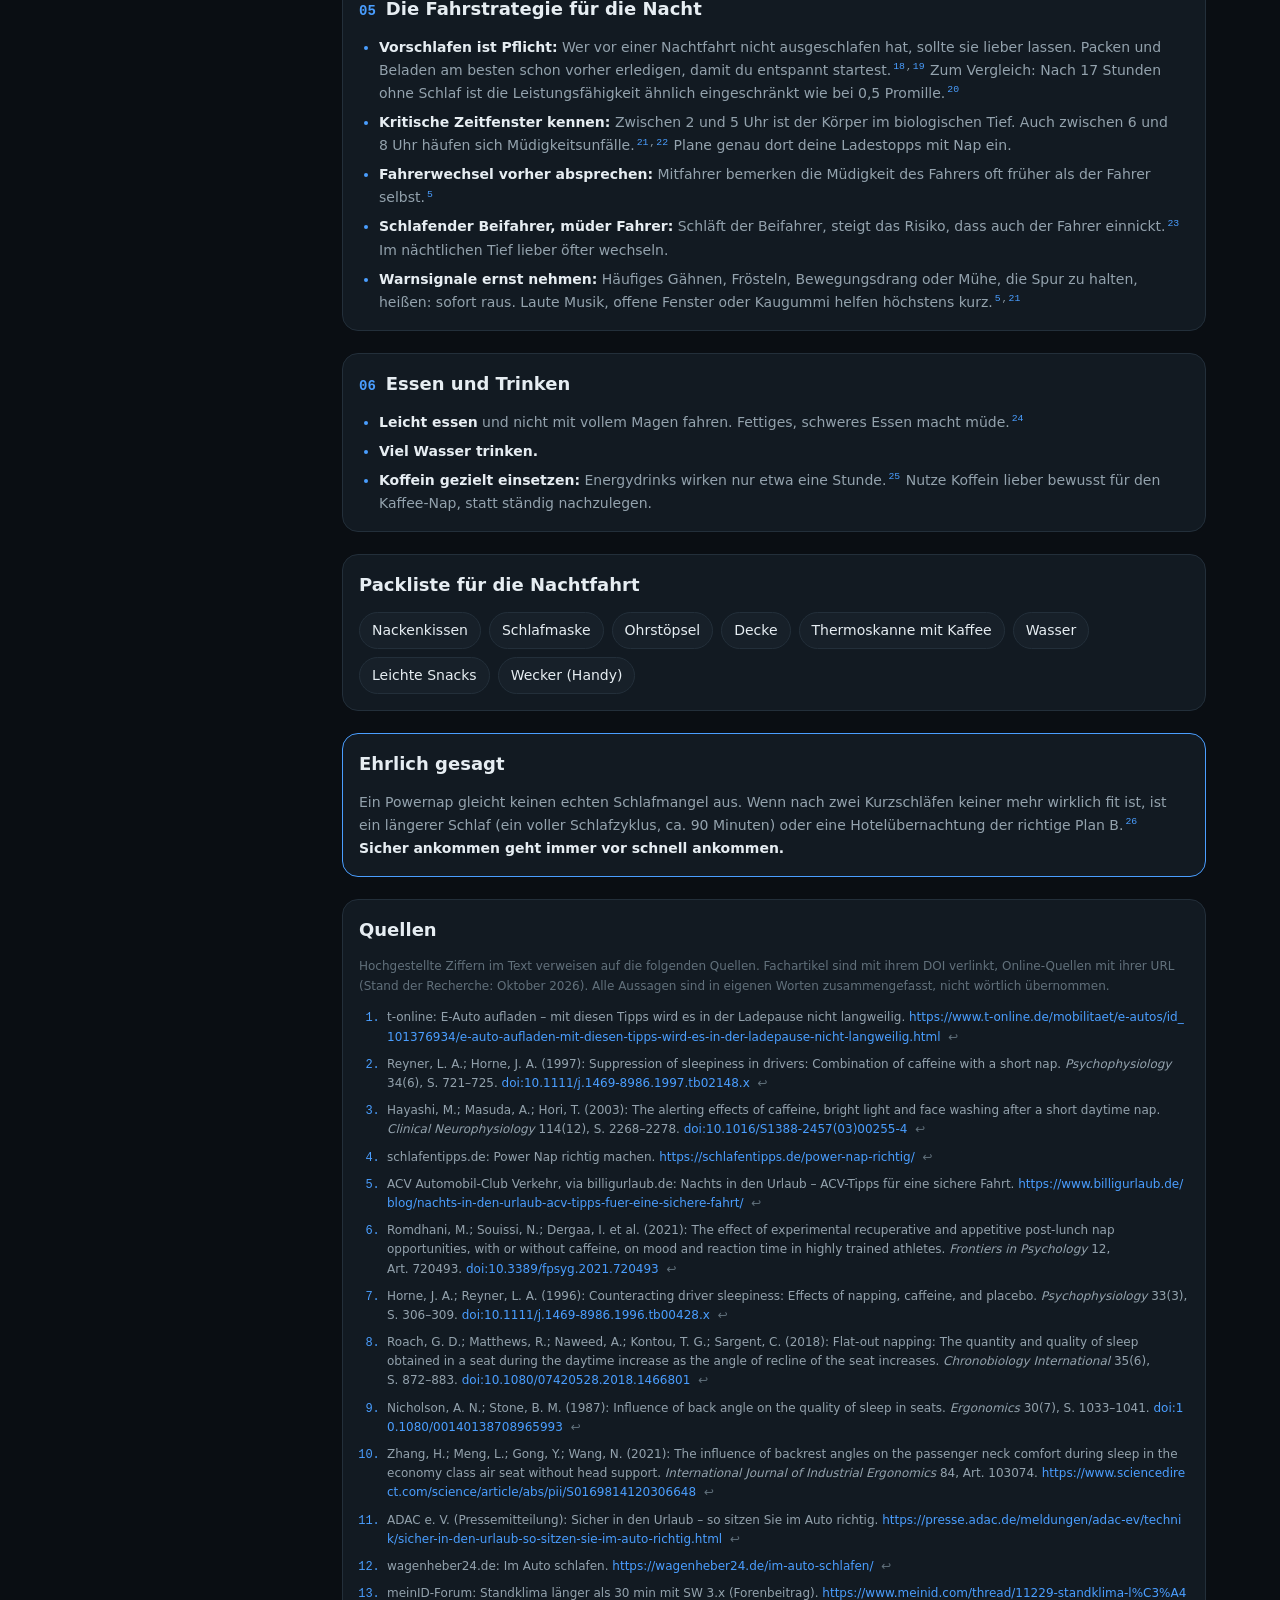
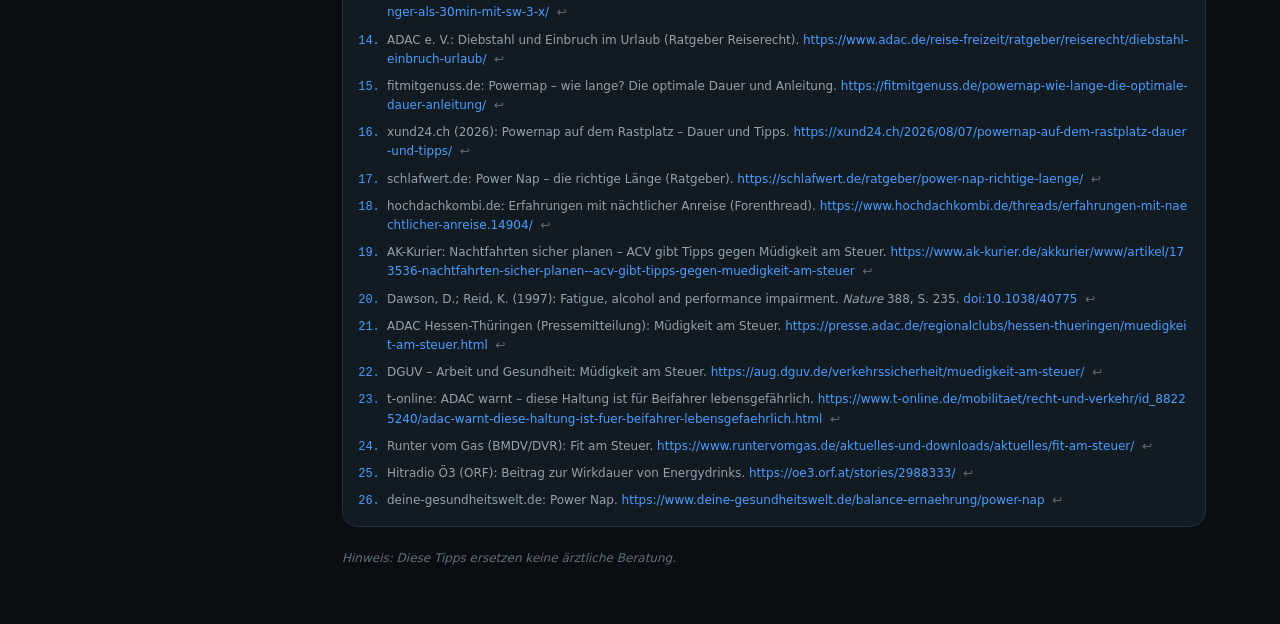
<file: elektroauto-nachtfahrt.html>
<!DOCTYPE html>
<html lang="de">
<head>
<meta charset="UTF-8">
<meta name="viewport" content="width=device-width, initial-scale=1.0">
<title>Ladepause als Kraftpause: Nachtfahrt mit dem Elektroauto</title>
<meta name="description" content="Langstrecke mit dem Elektroauto: Tipps f&uuml;r Nachtfahrten &ndash; Kaffee-Nap in der Ladepause, Sitzposition, Schlafumgebung, Fahrstrategie und Packliste.">
<meta name="theme-color" content="#0a0e13">
<link rel="manifest" href="manifest.webmanifest">
<link rel="icon" href="icons/icon.svg" type="image/svg+xml">
<link rel="apple-touch-icon" href="icons/icon-192.png">
<link rel="stylesheet" href="css/site.css">
<link rel="stylesheet" href="css/tools.css">
</head>
<body>

<!-- Diffuse Leiterplatten-Textur im Hintergrund -->
<div class="tech-bg" aria-hidden="true"></div>

<!-- ═══════════════ NAVIGATION (identisch zur Startseite) ═══════════════ -->
<button class="nav-toggle" aria-label="Menü öffnen" aria-expanded="false">&#9776;</button>
<div class="nav-backdrop"></div>

<nav class="sidebar" id="sidebar" aria-label="Hauptnavigation">
    <div class="sidebar-inner">
        <a class="brand" href="index.html">
            <span class="brand-name">etechnik3rs Welt</span>
            <span class="brand-role">Erfinder &middot; Ingenieur</span>
        </a>
        <ul class="nav-list">
            <li><a href="index.html#start">Start</a></li>
            <li><a href="index.html#themen">Themen im &Uuml;berblick</a></li>

            <li class="nav-group">Elektromobilit&auml;t</li>
            <li><a href="index.html#elektrofahrzeuge">Elektrofahrzeuge</a></li>
            <li><a href="index.html#laden">Laden &amp; Ladeinfrastruktur</a></li>
            <li><a class="active" href="index.html#nachtfahrt">Langstrecke: Nachtfahrt</a></li>
            <li><a href="index.html#batterie">Batteriediagnose</a></li>
            <li><a href="index.html#kostenrechner">Kostenvergleich Elektroauto</a></li>

            <li class="nav-group">Energie &amp; W&auml;rme</li>
            <li><a href="index.html#waermepumpen">W&auml;rmepumpen</a></li>
            <li><a href="index.html#photovoltaik">Photovoltaik &amp; Speicher</a></li>
            <li><a href="index.html#thermografie">Thermografie</a></li>

            <li class="nav-group">Smart Home &amp; Automation</li>
            <li><a href="index.html#homeassistant">Home Assistant</a></li>
            <li><a href="index.html#homematic">Homematic</a></li>

            <li class="nav-group">Werkstatt &amp; Making</li>
            <li><a href="index.html#druck3d">3D-Druck</a></li>
            <li><a href="index.html#drohnen">Modellflug &amp; Drohnen</a></li>
            <li><a href="index.html#elektronik">Elektronik &amp; Embedded</a></li>

            <li class="nav-group">Erfindungen</li>
            <li><a href="index.html#erfindungen">Erfindungen &amp; Patente</a></li>

            <li class="nav-group">Kontakt</li>
            <li><a href="index.html#kontakt">Kontakt</a></li>
        </ul>

        <!-- Fußbereich: Einstellungen / App installieren -->
        <div class="sidebar-foot">
            <button class="gear-btn" id="gearBtn" aria-expanded="false" aria-haspopup="true">
                <span class="gear-ico" aria-hidden="true">&#9881;</span> Einstellungen
            </button>
            <div class="gear-menu" id="gearMenu" hidden>
                <button class="gear-item" id="installBtn" hidden>App installieren</button>
                <button class="gear-item" id="updateCheck">Nach Updates suchen</button>
                <div class="gear-version" id="appVersion"></div>
            </div>
        </div>
    </div>
</nav>

<!-- Update-Hinweis -->
<div class="update-banner" id="updateBanner" role="alert" aria-live="polite">
    <span>Neue Version verf&uuml;gbar.</span>
    <button class="ub-reload" id="ubReload">Neu laden</button>
    <button class="ub-close" id="ubClose" aria-label="Hinweis schlie&szlig;en">&times;</button>
</div>



<div class="page">
    <div class="tool">

        <a class="backlink" href="index.html#nachtfahrt">&#8592; Zur&uuml;ck zur &Uuml;bersicht</a>

        <!-- Kopf -->
        <div class="tool-kicker">Langstrecke &middot; Elektromobilit&auml;t</div>
        <h1 class="tool-title">Ladepause als Kraftpause</h1>
        <div class="tool-sub">Wie du dich auf langen Nachtfahrten mit dem E-Auto regenerierst</div>

        <p class="guide-lead">
            Die Ladepause ist beim Elektroauto ohnehin eingeplant: Ein Schnellladestopp dauert meist
            15 bis 30&nbsp;Minuten.<sup class="fn"><a href="#quelle-1" id="ref-1" aria-label="Quelle 1">1</a></sup> Genau das passt perfekt f&uuml;r einen gezielten Kurzschlaf. Mit ein
            paar Tricks wird aus der Wartezeit echte Erholung.
        </p>

        <div class="guide">

            <!-- 1 -->
            <section class="panel">
                <h2><span class="g-num">01</span> Der Kaffee-Nap: der wirksamste Trick</h2>
                <h3>So geht&rsquo;s</h3>
                <ol>
                    <li>Ladekabel einstecken.</li>
                    <li>Einen Kaffee z&uuml;gig trinken (in Studien 150&ndash;200&nbsp;mg Koffein, also etwa 1&ndash;2&nbsp;Tassen).<sup class="fn"><a href="#quelle-2" id="ref-2" aria-label="Quelle 2">2</a><span class="fn-sep">,</span><a href="#quelle-3" id="ref-3" aria-label="Quelle 3">3</a></sup></li>
                    <li>Sofort die Sitzlehne zur&uuml;ckstellen und den Wecker auf 20&nbsp;Minuten stellen.</li>
                    <li>Nach dem Wecker aufstehen, ein paar Minuten raus an die frische Luft, dann weiterfahren.</li>
                </ol>
                <h3>Warum das funktioniert</h3>
                <p>Koffein braucht rund 20&nbsp;Minuten, bis es wirkt. Es setzt also genau dann ein, wenn du aufwachst.<sup class="fn"><a href="#quelle-4" id="ref-4" aria-label="Quelle 4">4</a><span class="fn-sep">,</span><a href="#quelle-5" id="ref-5" aria-label="Quelle 5">5</a></sup></p>
                <h3>Was die Forschung sagt</h3>
                <p>
                    In einer Fahrsimulator-Studie sanken die Fahrfehler mit der Kombination aus Kaffee und
                    Kurzschlaf auf 9&nbsp;% des Niveaus ohne Gegenma&szlig;nahme. Mit Kaffee allein waren es 34&nbsp;%.<sup class="fn"><a href="#quelle-2" aria-label="Quelle 2">2</a></sup>
                    Nicht jede Studie findet einen Vorteil der Kombination gegen&uuml;ber Nap oder Koffein allein.<sup class="fn"><a href="#quelle-6" id="ref-6" aria-label="Quelle 6">6</a></sup>
                    Klar ist aber: Eine Pause ganz ohne Schlaf oder Koffein bringt kaum etwas.<sup class="fn"><a href="#quelle-7" id="ref-7" aria-label="Quelle 7">7</a></sup>
                </p>
            </section>

            <!-- 2 -->
            <section class="panel">
                <h2><span class="g-num">02</span> Die richtige Sitzposition: so flach wie m&ouml;glich, aber nur im Stand</h2>
                <ul>
                    <li><b>Je flacher, desto besser:</b> Aufrecht sitzend (ca. 20&deg; Neigung) schl&auml;ft man rund 29&nbsp;% weniger und hat 30&nbsp;% weniger Tiefschlaf als liegend.<sup class="fn"><a href="#quelle-8" id="ref-8" aria-label="Quelle 8">8</a></sup> Ab etwa 40&deg; Lehnenneigung ist der Schlaf fast so gut wie flach.<sup class="fn"><a href="#quelle-8" aria-label="Quelle 8">8</a><span class="fn-sep">,</span><a href="#quelle-9" id="ref-9" aria-label="Quelle 9">9</a></sup></li>
                    <li><b>Nackenkissen mitnehmen:</b> Bei zur&uuml;ckgelehnter Lehne ohne Kopfst&uuml;tze erm&uuml;det der Nacken st&auml;rker.<sup class="fn"><a href="#quelle-10" id="ref-10" aria-label="Quelle 10">10</a></sup></li>
                    <li><b>Kinder auf der R&uuml;ckbank?</b> Erst den Sitz nach vorne schieben, dann die Lehne zur&uuml;ckstellen. So gewinnst du Neigung, ohne hinten an die Knie zu sto&szlig;en.</li>
                </ul>
                <p class="warn">
                    <b>Wichtig, nur im Stand:</b> Wer w&auml;hrend der Fahrt liegend angeschnallt ist, kann bei einem
                    Unfall unter dem Beckengurt durchrutschen (&bdquo;Submarining&ldquo;). Das kann schwere Verletzungen
                    an Wirbels&auml;ule und Bauch verursachen.<sup class="fn"><a href="#quelle-11" id="ref-11" aria-label="Quelle 11">11</a></sup> Beifahrer sitzen w&auml;hrend der Fahrt deshalb aufrecht.
                    Die echte Erholung gibt es in den Ladepausen.
                </p>
            </section>

            <!-- 3 -->
            <section class="panel">
                <h2><span class="g-num">03</span> Die Schlafumgebung im E-Auto</h2>
                <ul>
                    <li><b>Ohrst&ouml;psel und Schlafmaske</b> schirmen Lkw-L&auml;rm und Scheinwerferlicht am Ladepark ab.<sup class="fn"><a href="#quelle-12" id="ref-12" aria-label="Quelle 12">12</a></sup></li>
                    <li><b>Klimatisierung:</b> Ein gro&szlig;er Vorteil des E-Autos ist, dass du ohne laufenden Motor heizen oder k&uuml;hlen kannst. Aber Achtung: Bei manchen Modellen l&auml;uft die Standklimatisierung nur begrenzt (beim VW&nbsp;ID.3 laut Nutzerforum z.&nbsp;B. maximal 30&nbsp;Minuten).<sup class="fn"><a href="#quelle-13" id="ref-13" aria-label="Quelle 13">13</a></sup> Teste vor der Reise, wie sich dein Auto verh&auml;lt, wenn du mit Ladekabel im Auto sitzen bleibst. In k&uuml;hlen N&auml;chten eine Decke griffbereit haben.</li>
                    <li><b>Sicherheit:</b> T&uuml;ren verriegeln und keine Wertsachen sichtbar liegen lassen. Von Rastst&auml;tten, auch in Italien, gibt es immer wieder Berichte &uuml;ber Diebst&auml;hle, teils sogar bei Keyless-Fahrzeugen ohne Einbruchspuren.<sup class="fn"><a href="#quelle-14" id="ref-14" aria-label="Quelle 14">14</a></sup></li>
                </ul>
            </section>

            <!-- 4 -->
            <section class="panel">
                <h2><span class="g-num">04</span> Richtig aufwachen</h2>
                <ul>
                    <li><b>Maximal 20&nbsp;Minuten schlafen:</b> Nach 20 bis 30&nbsp;Minuten rutscht der K&ouml;rper in den Tiefschlaf. Wer daraus geweckt wird, ist benommen (Schlaftr&auml;gheit).<sup class="fn"><a href="#quelle-15" id="ref-15" aria-label="Quelle 15">15</a></sup></li>
                    <li><b>Helles Licht und kaltes Wasser ins Gesicht</b> verst&auml;rken nachweislich den Wacheffekt nach dem Nap.<sup class="fn"><a href="#quelle-3" aria-label="Quelle 3">3</a></sup></li>
                    <li><b>Nicht sofort losfahren:</b> Ein paar Minuten bewegen, frische Luft schnappen und Wasser trinken. Bew&auml;hrt hat sich: 20&nbsp;Minuten Schlaf plus 10&nbsp;Minuten Wachphase.<sup class="fn"><a href="#quelle-16" id="ref-16" aria-label="Quelle 16">16</a><span class="fn-sep">,</span><a href="#quelle-17" id="ref-17" aria-label="Quelle 17">17</a></sup> Das passt genau in einen typischen Ladestopp.<sup class="fn"><a href="#quelle-1" aria-label="Quelle 1">1</a></sup></li>
                </ul>
            </section>

            <!-- 5 -->
            <section class="panel">
                <h2><span class="g-num">05</span> Die Fahrstrategie f&uuml;r die Nacht</h2>
                <ul>
                    <li><b>Vorschlafen ist Pflicht:</b> Wer vor einer Nachtfahrt nicht ausgeschlafen hat, sollte sie lieber lassen. Packen und Beladen am besten schon vorher erledigen, damit du entspannt startest.<sup class="fn"><a href="#quelle-18" id="ref-18" aria-label="Quelle 18">18</a><span class="fn-sep">,</span><a href="#quelle-19" id="ref-19" aria-label="Quelle 19">19</a></sup> Zum Vergleich: Nach 17&nbsp;Stunden ohne Schlaf ist die Leistungsf&auml;higkeit &auml;hnlich eingeschr&auml;nkt wie bei 0,5&nbsp;Promille.<sup class="fn"><a href="#quelle-20" id="ref-20" aria-label="Quelle 20">20</a></sup></li>
                    <li><b>Kritische Zeitfenster kennen:</b> Zwischen 2 und 5&nbsp;Uhr ist der K&ouml;rper im biologischen Tief. Auch zwischen 6 und 8&nbsp;Uhr h&auml;ufen sich M&uuml;digkeitsunf&auml;lle.<sup class="fn"><a href="#quelle-21" id="ref-21" aria-label="Quelle 21">21</a><span class="fn-sep">,</span><a href="#quelle-22" id="ref-22" aria-label="Quelle 22">22</a></sup> Plane genau dort deine Ladestopps mit Nap ein.</li>
                    <li><b>Fahrerwechsel vorher absprechen:</b> Mitfahrer bemerken die M&uuml;digkeit des Fahrers oft fr&uuml;her als der Fahrer selbst.<sup class="fn"><a href="#quelle-5" aria-label="Quelle 5">5</a></sup></li>
                    <li><b>Schlafender Beifahrer, m&uuml;der Fahrer:</b> Schl&auml;ft der Beifahrer, steigt das Risiko, dass auch der Fahrer einnickt.<sup class="fn"><a href="#quelle-23" id="ref-23" aria-label="Quelle 23">23</a></sup> Im n&auml;chtlichen Tief lieber &ouml;fter wechseln.</li>
                    <li><b>Warnsignale ernst nehmen:</b> H&auml;ufiges G&auml;hnen, Fr&ouml;steln, Bewegungsdrang oder M&uuml;he, die Spur zu halten, hei&szlig;en: sofort raus. Laute Musik, offene Fenster oder Kaugummi helfen h&ouml;chstens kurz.<sup class="fn"><a href="#quelle-5" aria-label="Quelle 5">5</a><span class="fn-sep">,</span><a href="#quelle-21" aria-label="Quelle 21">21</a></sup></li>
                </ul>
            </section>

            <!-- 6 -->
            <section class="panel">
                <h2><span class="g-num">06</span> Essen und Trinken</h2>
                <ul>
                    <li><b>Leicht essen</b> und nicht mit vollem Magen fahren. Fettiges, schweres Essen macht m&uuml;de.<sup class="fn"><a href="#quelle-24" id="ref-24" aria-label="Quelle 24">24</a></sup></li>
                    <li><b>Viel Wasser trinken.</b></li>
                    <li><b>Koffein gezielt einsetzen:</b> Energydrinks wirken nur etwa eine Stunde.<sup class="fn"><a href="#quelle-25" id="ref-25" aria-label="Quelle 25">25</a></sup> Nutze Koffein lieber bewusst f&uuml;r den Kaffee-Nap, statt st&auml;ndig nachzulegen.</li>
                </ul>
            </section>

            <!-- Packliste -->
            <section class="panel">
                <h2>Packliste f&uuml;r die Nachtfahrt</h2>
                <ul class="packlist">
                    <li>Nackenkissen</li>
                    <li>Schlafmaske</li>
                    <li>Ohrst&ouml;psel</li>
                    <li>Decke</li>
                    <li>Thermoskanne mit Kaffee</li>
                    <li>Wasser</li>
                    <li>Leichte Snacks</li>
                    <li>Wecker (Handy)</li>
                </ul>
            </section>

            <!-- Fazit -->
            <section class="panel bottomline">
                <h2>Ehrlich gesagt</h2>
                <p>
                    Ein Powernap gleicht keinen echten Schlafmangel aus. Wenn nach zwei Kurzschl&auml;fen keiner
                    mehr wirklich fit ist, ist ein l&auml;ngerer Schlaf (ein voller Schlafzyklus, ca. 90&nbsp;Minuten)
                    oder eine Hotel&uuml;bernachtung der richtige Plan&nbsp;B.<sup class="fn"><a href="#quelle-26" id="ref-26" aria-label="Quelle 26">26</a></sup> <b>Sicher ankommen geht immer vor schnell ankommen.</b>
                </p>
            </section>

            <!-- Quellen -->
            <section class="panel sources" id="quellen">
                <h2>Quellen</h2>
                <p class="src-note">
                    Hochgestellte Ziffern im Text verweisen auf die folgenden Quellen. Fachartikel sind mit ihrem
                    DOI verlinkt, Online-Quellen mit ihrer URL (Stand der Recherche: Oktober&nbsp;2026). Alle
                    Aussagen sind in eigenen Worten zusammengefasst, nicht w&ouml;rtlich &uuml;bernommen.
                </p>
                <ol class="src-list">
                    <li id="quelle-1">t-online: E-Auto aufladen &ndash; mit diesen Tipps wird es in der Ladepause nicht langweilig. <a class="src-url" href="https://www.t-online.de/mobilitaet/e-autos/id_101376934/e-auto-aufladen-mit-diesen-tipps-wird-es-in-der-ladepause-nicht-langweilig.html" target="_blank" rel="noopener">https://www.t-online.de/mobilitaet/e-autos/id_101376934/e-auto-aufladen-mit-diesen-tipps-wird-es-in-der-ladepause-nicht-langweilig.html</a> <a class="src-back" href="#ref-1" aria-label="Zur&uuml;ck zur Textstelle">&#8617;</a></li>
                    <li id="quelle-2">Reyner, L.&nbsp;A.; Horne, J.&nbsp;A. (1997): Suppression of sleepiness in drivers: Combination of caffeine with a short nap. <i>Psychophysiology</i> 34(6), S.&nbsp;721&ndash;725. <a class="src-url" href="https://doi.org/10.1111/j.1469-8986.1997.tb02148.x" target="_blank" rel="noopener">doi:10.1111/j.1469-8986.1997.tb02148.x</a> <a class="src-back" href="#ref-2" aria-label="Zur&uuml;ck zur Textstelle">&#8617;</a></li>
                    <li id="quelle-3">Hayashi, M.; Masuda, A.; Hori, T. (2003): The alerting effects of caffeine, bright light and face washing after a short daytime nap. <i>Clinical Neurophysiology</i> 114(12), S.&nbsp;2268&ndash;2278. <a class="src-url" href="https://doi.org/10.1016/S1388-2457(03)00255-4" target="_blank" rel="noopener">doi:10.1016/S1388-2457(03)00255-4</a> <a class="src-back" href="#ref-3" aria-label="Zur&uuml;ck zur Textstelle">&#8617;</a></li>
                    <li id="quelle-4">schlafentipps.de: Power Nap richtig machen. <a class="src-url" href="https://schlafentipps.de/power-nap-richtig/" target="_blank" rel="noopener">https://schlafentipps.de/power-nap-richtig/</a> <a class="src-back" href="#ref-4" aria-label="Zur&uuml;ck zur Textstelle">&#8617;</a></li>
                    <li id="quelle-5">ACV Automobil-Club Verkehr, via billigurlaub.de: Nachts in den Urlaub &ndash; ACV-Tipps f&uuml;r eine sichere Fahrt. <a class="src-url" href="https://www.billigurlaub.de/blog/nachts-in-den-urlaub-acv-tipps-fuer-eine-sichere-fahrt/" target="_blank" rel="noopener">https://www.billigurlaub.de/blog/nachts-in-den-urlaub-acv-tipps-fuer-eine-sichere-fahrt/</a> <a class="src-back" href="#ref-5" aria-label="Zur&uuml;ck zur Textstelle">&#8617;</a></li>
                    <li id="quelle-6">Romdhani, M.; Souissi, N.; Dergaa, I. et&nbsp;al. (2021): The effect of experimental recuperative and appetitive post-lunch nap opportunities, with or without caffeine, on mood and reaction time in highly trained athletes. <i>Frontiers in Psychology</i> 12, Art.&nbsp;720493. <a class="src-url" href="https://doi.org/10.3389/fpsyg.2021.720493" target="_blank" rel="noopener">doi:10.3389/fpsyg.2021.720493</a> <a class="src-back" href="#ref-6" aria-label="Zur&uuml;ck zur Textstelle">&#8617;</a></li>
                    <li id="quelle-7">Horne, J.&nbsp;A.; Reyner, L.&nbsp;A. (1996): Counteracting driver sleepiness: Effects of napping, caffeine, and placebo. <i>Psychophysiology</i> 33(3), S.&nbsp;306&ndash;309. <a class="src-url" href="https://doi.org/10.1111/j.1469-8986.1996.tb00428.x" target="_blank" rel="noopener">doi:10.1111/j.1469-8986.1996.tb00428.x</a> <a class="src-back" href="#ref-7" aria-label="Zur&uuml;ck zur Textstelle">&#8617;</a></li>
                    <li id="quelle-8">Roach, G.&nbsp;D.; Matthews, R.; Naweed, A.; Kontou, T.&nbsp;G.; Sargent, C. (2018): Flat-out napping: The quantity and quality of sleep obtained in a seat during the daytime increase as the angle of recline of the seat increases. <i>Chronobiology International</i> 35(6), S.&nbsp;872&ndash;883. <a class="src-url" href="https://doi.org/10.1080/07420528.2018.1466801" target="_blank" rel="noopener">doi:10.1080/07420528.2018.1466801</a> <a class="src-back" href="#ref-8" aria-label="Zur&uuml;ck zur Textstelle">&#8617;</a></li>
                    <li id="quelle-9">Nicholson, A.&nbsp;N.; Stone, B.&nbsp;M. (1987): Influence of back angle on the quality of sleep in seats. <i>Ergonomics</i> 30(7), S.&nbsp;1033&ndash;1041. <a class="src-url" href="https://doi.org/10.1080/00140138708965993" target="_blank" rel="noopener">doi:10.1080/00140138708965993</a> <a class="src-back" href="#ref-9" aria-label="Zur&uuml;ck zur Textstelle">&#8617;</a></li>
                    <li id="quelle-10">Zhang, H.; Meng, L.; Gong, Y.; Wang, N. (2021): The influence of backrest angles on the passenger neck comfort during sleep in the economy class air seat without head support. <i>International Journal of Industrial Ergonomics</i> 84, Art.&nbsp;103074. <a class="src-url" href="https://www.sciencedirect.com/science/article/abs/pii/S0169814120306648" target="_blank" rel="noopener">https://www.sciencedirect.com/science/article/abs/pii/S0169814120306648</a> <a class="src-back" href="#ref-10" aria-label="Zur&uuml;ck zur Textstelle">&#8617;</a></li>
                    <li id="quelle-11">ADAC e.&nbsp;V. (Pressemitteilung): Sicher in den Urlaub &ndash; so sitzen Sie im Auto richtig. <a class="src-url" href="https://presse.adac.de/meldungen/adac-ev/technik/sicher-in-den-urlaub-so-sitzen-sie-im-auto-richtig.html" target="_blank" rel="noopener">https://presse.adac.de/meldungen/adac-ev/technik/sicher-in-den-urlaub-so-sitzen-sie-im-auto-richtig.html</a> <a class="src-back" href="#ref-11" aria-label="Zur&uuml;ck zur Textstelle">&#8617;</a></li>
                    <li id="quelle-12">wagenheber24.de: Im Auto schlafen. <a class="src-url" href="https://wagenheber24.de/im-auto-schlafen/" target="_blank" rel="noopener">https://wagenheber24.de/im-auto-schlafen/</a> <a class="src-back" href="#ref-12" aria-label="Zur&uuml;ck zur Textstelle">&#8617;</a></li>
                    <li id="quelle-13">meinID-Forum: Standklima l&auml;nger als 30&nbsp;min mit SW&nbsp;3.x (Forenbeitrag). <a class="src-url" href="https://www.meinid.com/thread/11229-standklima-l%C3%A4nger-als-30min-mit-sw-3-x/" target="_blank" rel="noopener">https://www.meinid.com/thread/11229-standklima-l%C3%A4nger-als-30min-mit-sw-3-x/</a> <a class="src-back" href="#ref-13" aria-label="Zur&uuml;ck zur Textstelle">&#8617;</a></li>
                    <li id="quelle-14">ADAC e.&nbsp;V.: Diebstahl und Einbruch im Urlaub (Ratgeber Reiserecht). <a class="src-url" href="https://www.adac.de/reise-freizeit/ratgeber/reiserecht/diebstahl-einbruch-urlaub/" target="_blank" rel="noopener">https://www.adac.de/reise-freizeit/ratgeber/reiserecht/diebstahl-einbruch-urlaub/</a> <a class="src-back" href="#ref-14" aria-label="Zur&uuml;ck zur Textstelle">&#8617;</a></li>
                    <li id="quelle-15">fitmitgenuss.de: Powernap &ndash; wie lange? Die optimale Dauer und Anleitung. <a class="src-url" href="https://fitmitgenuss.de/powernap-wie-lange-die-optimale-dauer-anleitung/" target="_blank" rel="noopener">https://fitmitgenuss.de/powernap-wie-lange-die-optimale-dauer-anleitung/</a> <a class="src-back" href="#ref-15" aria-label="Zur&uuml;ck zur Textstelle">&#8617;</a></li>
                    <li id="quelle-16">xund24.ch (2026): Powernap auf dem Rastplatz &ndash; Dauer und Tipps. <a class="src-url" href="https://xund24.ch/2026/08/07/powernap-auf-dem-rastplatz-dauer-und-tipps/" target="_blank" rel="noopener">https://xund24.ch/2026/08/07/powernap-auf-dem-rastplatz-dauer-und-tipps/</a> <a class="src-back" href="#ref-16" aria-label="Zur&uuml;ck zur Textstelle">&#8617;</a></li>
                    <li id="quelle-17">schlafwert.de: Power Nap &ndash; die richtige L&auml;nge (Ratgeber). <a class="src-url" href="https://schlafwert.de/ratgeber/power-nap-richtige-laenge/" target="_blank" rel="noopener">https://schlafwert.de/ratgeber/power-nap-richtige-laenge/</a> <a class="src-back" href="#ref-17" aria-label="Zur&uuml;ck zur Textstelle">&#8617;</a></li>
                    <li id="quelle-18">hochdachkombi.de: Erfahrungen mit n&auml;chtlicher Anreise (Forenthread). <a class="src-url" href="https://www.hochdachkombi.de/threads/erfahrungen-mit-naechtlicher-anreise.14904/" target="_blank" rel="noopener">https://www.hochdachkombi.de/threads/erfahrungen-mit-naechtlicher-anreise.14904/</a> <a class="src-back" href="#ref-18" aria-label="Zur&uuml;ck zur Textstelle">&#8617;</a></li>
                    <li id="quelle-19">AK-Kurier: Nachtfahrten sicher planen &ndash; ACV gibt Tipps gegen M&uuml;digkeit am Steuer. <a class="src-url" href="https://www.ak-kurier.de/akkurier/www/artikel/173536-nachtfahrten-sicher-planen--acv-gibt-tipps-gegen-muedigkeit-am-steuer" target="_blank" rel="noopener">https://www.ak-kurier.de/akkurier/www/artikel/173536-nachtfahrten-sicher-planen--acv-gibt-tipps-gegen-muedigkeit-am-steuer</a> <a class="src-back" href="#ref-19" aria-label="Zur&uuml;ck zur Textstelle">&#8617;</a></li>
                    <li id="quelle-20">Dawson, D.; Reid, K. (1997): Fatigue, alcohol and performance impairment. <i>Nature</i> 388, S.&nbsp;235. <a class="src-url" href="https://doi.org/10.1038/40775" target="_blank" rel="noopener">doi:10.1038/40775</a> <a class="src-back" href="#ref-20" aria-label="Zur&uuml;ck zur Textstelle">&#8617;</a></li>
                    <li id="quelle-21">ADAC Hessen-Th&uuml;ringen (Pressemitteilung): M&uuml;digkeit am Steuer. <a class="src-url" href="https://presse.adac.de/regionalclubs/hessen-thueringen/muedigkeit-am-steuer.html" target="_blank" rel="noopener">https://presse.adac.de/regionalclubs/hessen-thueringen/muedigkeit-am-steuer.html</a> <a class="src-back" href="#ref-21" aria-label="Zur&uuml;ck zur Textstelle">&#8617;</a></li>
                    <li id="quelle-22">DGUV &ndash; Arbeit und Gesundheit: M&uuml;digkeit am Steuer. <a class="src-url" href="https://aug.dguv.de/verkehrssicherheit/muedigkeit-am-steuer/" target="_blank" rel="noopener">https://aug.dguv.de/verkehrssicherheit/muedigkeit-am-steuer/</a> <a class="src-back" href="#ref-22" aria-label="Zur&uuml;ck zur Textstelle">&#8617;</a></li>
                    <li id="quelle-23">t-online: ADAC warnt &ndash; diese Haltung ist f&uuml;r Beifahrer lebensgef&auml;hrlich. <a class="src-url" href="https://www.t-online.de/mobilitaet/recht-und-verkehr/id_88225240/adac-warnt-diese-haltung-ist-fuer-beifahrer-lebensgefaehrlich.html" target="_blank" rel="noopener">https://www.t-online.de/mobilitaet/recht-und-verkehr/id_88225240/adac-warnt-diese-haltung-ist-fuer-beifahrer-lebensgefaehrlich.html</a> <a class="src-back" href="#ref-23" aria-label="Zur&uuml;ck zur Textstelle">&#8617;</a></li>
                    <li id="quelle-24">Runter vom Gas (BMDV/DVR): Fit am Steuer. <a class="src-url" href="https://www.runtervomgas.de/aktuelles-und-downloads/aktuelles/fit-am-steuer/" target="_blank" rel="noopener">https://www.runtervomgas.de/aktuelles-und-downloads/aktuelles/fit-am-steuer/</a> <a class="src-back" href="#ref-24" aria-label="Zur&uuml;ck zur Textstelle">&#8617;</a></li>
                    <li id="quelle-25">Hitradio &Ouml;3 (ORF): Beitrag zur Wirkdauer von Energydrinks. <a class="src-url" href="https://oe3.orf.at/stories/2988333/" target="_blank" rel="noopener">https://oe3.orf.at/stories/2988333/</a> <a class="src-back" href="#ref-25" aria-label="Zur&uuml;ck zur Textstelle">&#8617;</a></li>
                    <li id="quelle-26">deine-gesundheitswelt.de: Power Nap. <a class="src-url" href="https://www.deine-gesundheitswelt.de/balance-ernaehrung/power-nap" target="_blank" rel="noopener">https://www.deine-gesundheitswelt.de/balance-ernaehrung/power-nap</a> <a class="src-back" href="#ref-26" aria-label="Zur&uuml;ck zur Textstelle">&#8617;</a></li>
                </ol>
            </section>
        </div>

        <div class="footnote">
            <i>Hinweis: Diese Tipps ersetzen keine &auml;rztliche Beratung.</i>
        </div>
    </div>
</div>


<!-- Gemeinsame Logik (Navigation, Update-Banner, PWA) -->
<script src="js/app.js"></script>

</body>
</html>
</file>
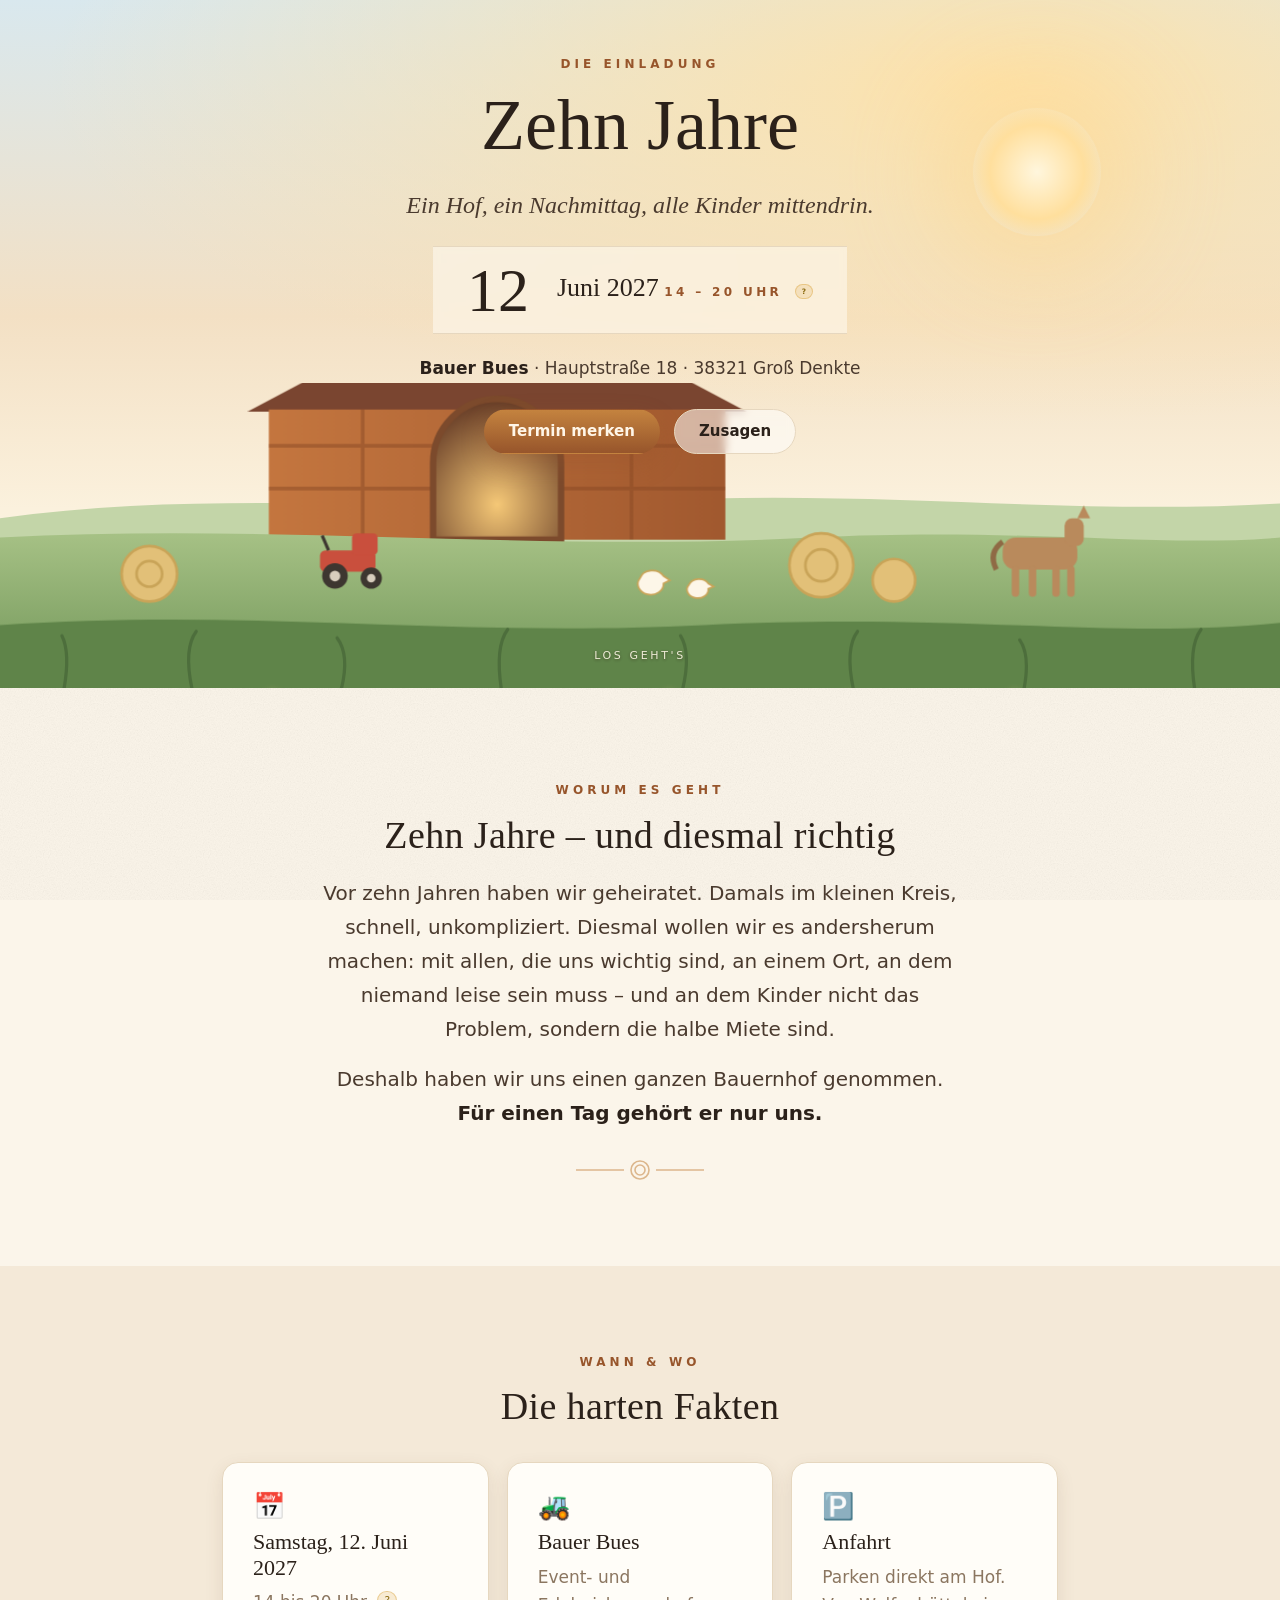
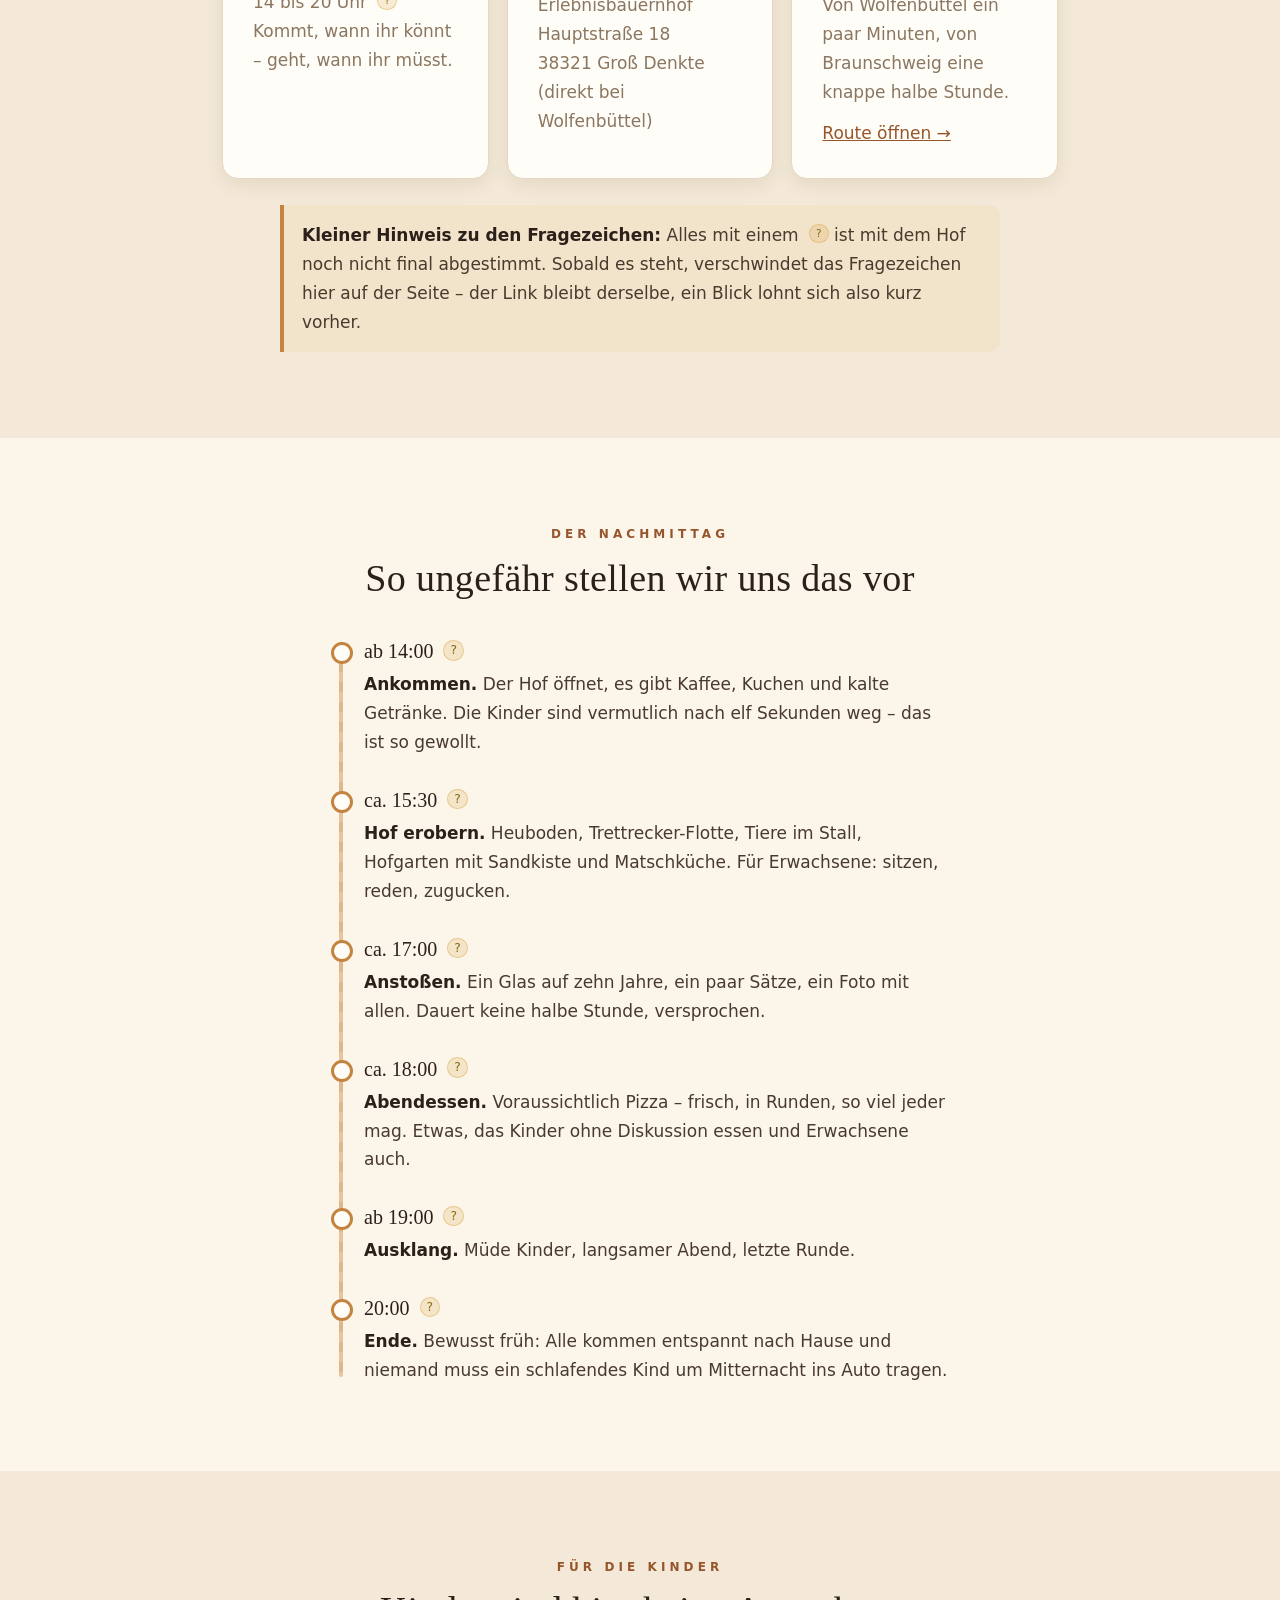
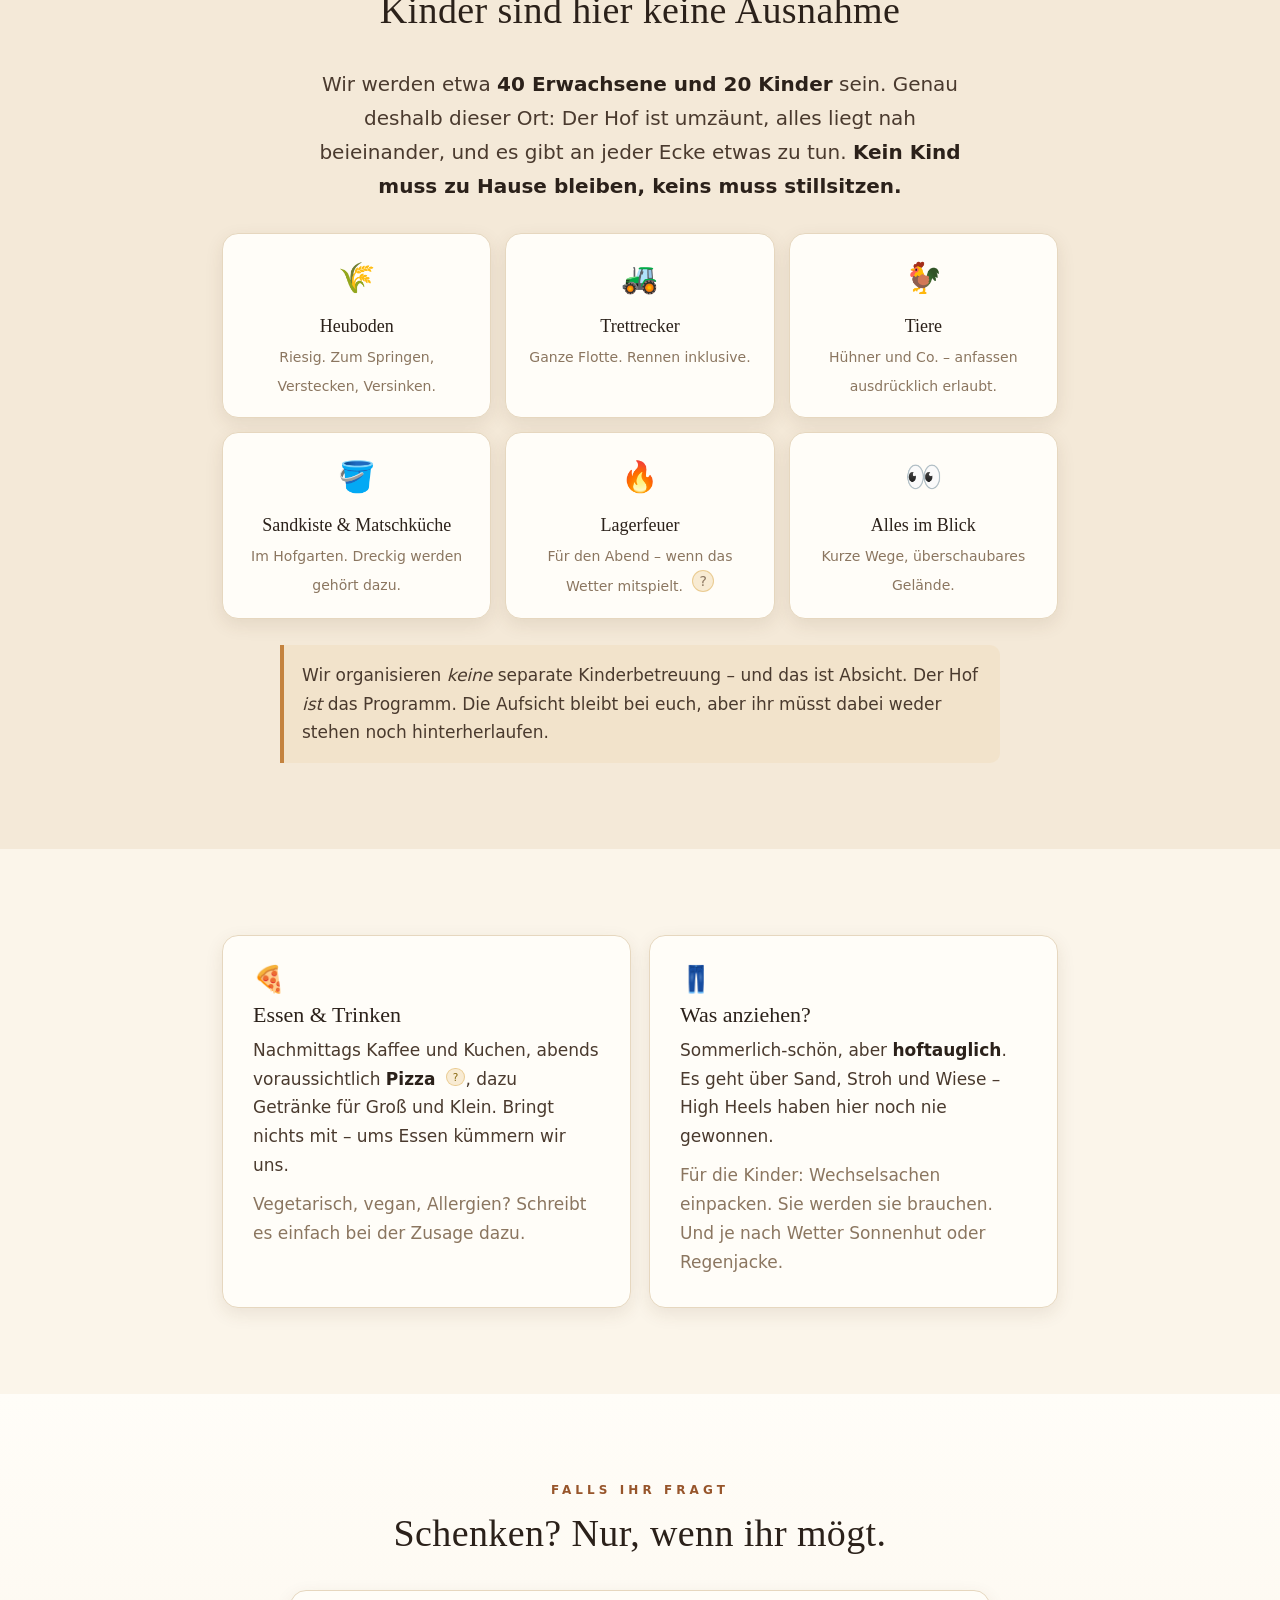
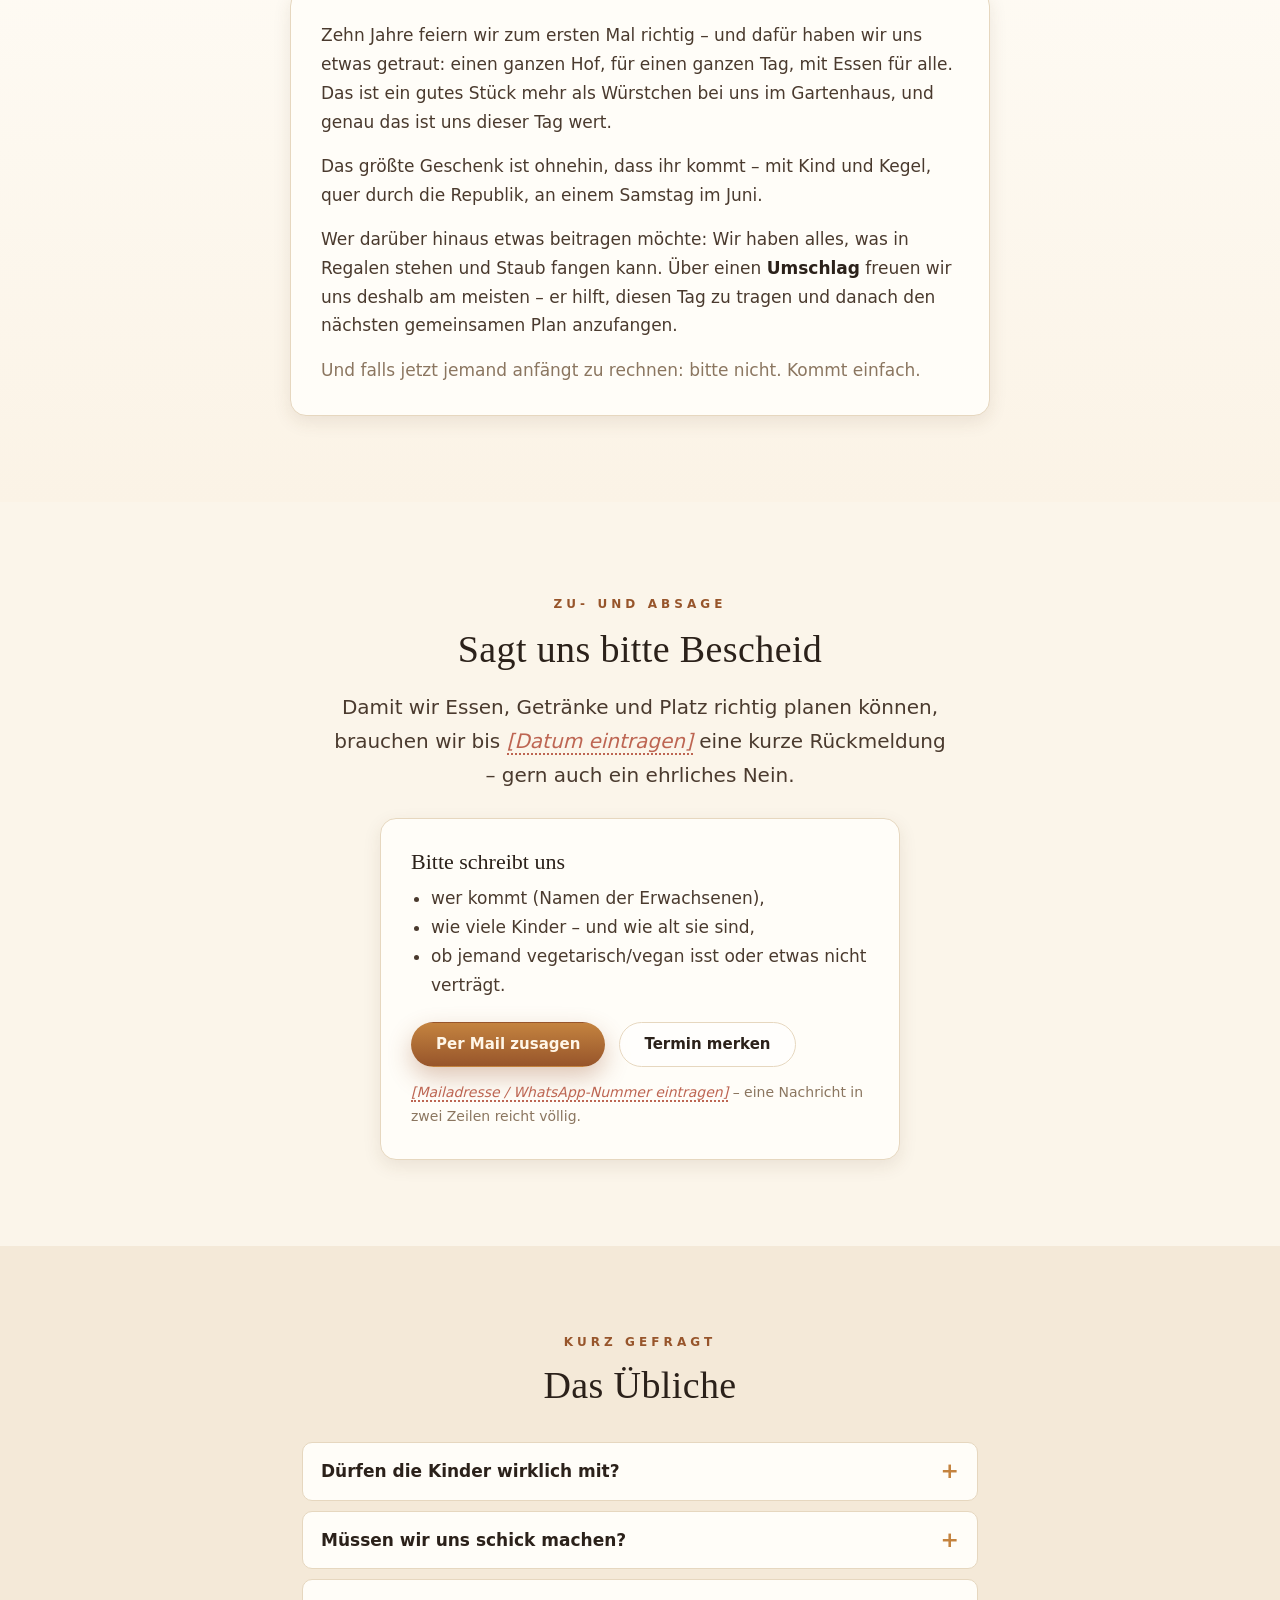
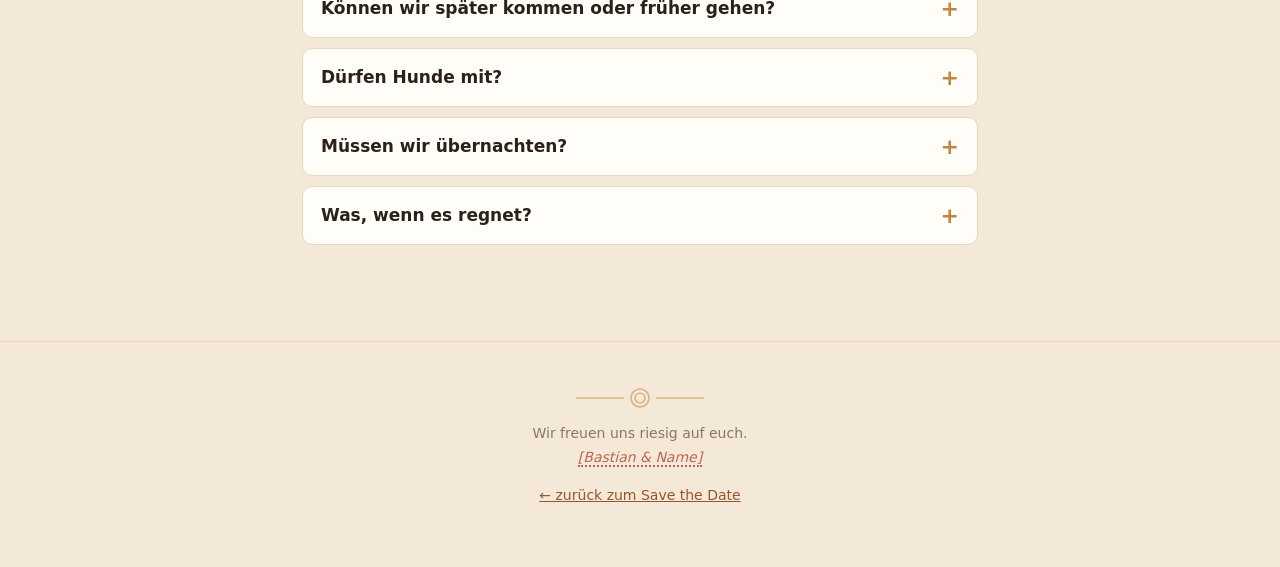
<file: holz/holz2.html>
<!DOCTYPE html>
<html lang="de">
<head>
<meta charset="UTF-8">
<meta name="viewport" content="width=device-width, initial-scale=1.0">

<title>Die Einladung · Hölzerne Hochzeit</title>
<meta name="description" content="Alle Details zu unserer Hölzernen Hochzeit auf dem Bauernhof Bauer Bues – Ablauf, Kinder, Essen, Anfahrt.">

<meta name="robots" content="noindex, nofollow, noarchive, nosnippet, noimageindex">
<meta name="googlebot" content="noindex, nofollow">
<meta name="referrer" content="no-referrer">

<meta property="og:type" content="website">
<meta property="og:title" content="Die Einladung · Zehn Jahre, ein Bauernhof, alle Kinder dabei">
<meta property="og:description" content="Samstag, 12. Juni 2027, 14–20 Uhr bei Bauer Bues in Groß Denkte. Heuboden, Trettrecker, Tiere, abends Pizza.">
<meta property="og:image" content="img/vorschau.png">
<meta name="twitter:card" content="summary_large_image">
<meta name="theme-color" content="#f3e0c4">

<link rel="icon" href="img/favicon.svg" type="image/svg+xml">
<link rel="stylesheet" href="css/holz.css">
</head>

<!-- ⚑ ANPASSEN: Datum/Uhrzeit stehen NUR hier. -->
<body data-start="2027-06-12T14:00:00+02:00"
      data-end="2027-06-12T20:00:00+02:00"
      data-title="Hölzerne Hochzeit – Bastian &amp; [Name]"
      data-place="Bauer Bues, Hauptstraße 18, 38321 Groß Denkte">

<div class="page">

<!-- ══ Hero ══════════════════════════════════════════════════ -->
<header class="hero hero--short">
    <div class="hero-sky"></div>
    <div class="hero-sun" aria-hidden="true"></div>
    <div class="motes" aria-hidden="true"><i></i><i></i><i></i><i></i><i></i><i></i><i></i></div>

    <!-- Scheune mit offenem Tor und Lichterkette -->
    <svg class="hero-scene" viewBox="0 0 1200 560" preserveAspectRatio="xMidYMax slice"
         aria-hidden="true" focusable="false">
        <defs>
            <linearGradient id="g-wiese" x1="0" y1="0" x2="0" y2="1">
                <stop offset="0%" stop-color="#a6c185"/><stop offset="100%" stop-color="#6f9457"/>
            </linearGradient>
            <linearGradient id="g-wand" x1="0" y1="0" x2="1" y2="0">
                <stop offset="0%" stop-color="#c4763f"/><stop offset="100%" stop-color="#a1592f"/>
            </linearGradient>
            <radialGradient id="g-tor" cx="0.5" cy="0.75" r="0.8">
                <stop offset="0%" stop-color="#f5c877"/><stop offset="100%" stop-color="#5c3221"/>
            </radialGradient>
        </defs>

        <!-- Lichterkette -->
        <g data-par="0.03">
            <path d="M20 96 Q 300 208, 600 176 T 1180 120" fill="none" stroke="#a98761" stroke-width="2.4"/>
            <g class="lampen" fill="#f6d27f">
                <circle cx="120" cy="148" r="7"/><circle cx="240" cy="180" r="7"/>
                <circle cx="360" cy="196" r="7"/><circle cx="480" cy="192" r="7"/>
                <circle cx="600" cy="176" r="7"/><circle cx="720" cy="160" r="7"/>
                <circle cx="840" cy="148" r="7"/><circle cx="960" cy="138" r="7"/>
                <circle cx="1080" cy="128" r="7"/>
            </g>
        </g>

        <!-- Hügel & Bäume -->
        <g data-par="0.02">
            <path d="M0 400 C 200 372, 380 396, 600 384 C 820 372, 1000 398, 1200 386 L1200 560 L0 560Z" fill="#c3d5a8"/>
        </g>

        <!-- Scheune -->
        <g data-par="0.06">
            <path d="M232 300 L466 176 L700 300Z" fill="#7a4530"/>
            <rect x="252" y="298" width="428" height="122" fill="url(#g-wand)"/>
            <g stroke="#8a4a26" stroke-width="3.5" opacity="0.5">
                <path d="M252 332 H680 M252 372 H680 M340 298 V420 M466 298 V420 M592 298 V420"/>
            </g>
            <!-- Heuboden-Luke mit Strohballen -->
            <rect x="436" y="216" width="60" height="52" rx="3" fill="#5c3221"/>
            <circle cx="466" cy="252" r="16" fill="#e2c078" stroke="#c9a458" stroke-width="2"/>
            <!-- offenes Tor mit warmem Licht -->
            <path d="M406 420 v-72 a60 60 0 0 1 120 0 v72Z" fill="url(#g-tor)"/>
            <path d="M406 420 v-72 a60 60 0 0 1 120 0 v72Z" fill="none" stroke="#7c4a2c" stroke-width="6"/>
            <!-- Wetterhahn -->
            <path d="M466 176 v-24" stroke="#6d3c2b" stroke-width="3"/>
            <path d="M466 154 l18 7 -18 7Z" fill="#d9a441"/>
        </g>

        <!-- Wiese -->
        <path d="M0 418 C 260 404, 500 432, 760 418 C 960 408, 1080 428, 1200 418 L1200 560 L0 560Z" fill="url(#g-wiese)"/>

        <!-- Hofleben: Trettrecker, Strohballen, Hühner, Pony -->
        <g data-par="0.10">
            <!-- Strohballen -->
            <g fill="#e2c078" stroke="#c9a458" stroke-width="2.5">
                <circle cx="770" cy="444" r="30"/><circle cx="770" cy="444" r="15"/>
                <circle cx="838" cy="458" r="20"/><circle cx="140" cy="452" r="26"/><circle cx="140" cy="452" r="12"/>
            </g>
            <!-- Trettrecker -->
            <g transform="translate(300 420)">
                <rect x="0" y="10" width="52" height="20" rx="5" fill="#c94f3d"/>
                <rect x="30" y="-6" width="24" height="20" rx="4" fill="#c94f3d"/>
                <circle cx="14" cy="34" r="12" fill="#3d3630"/><circle cx="14" cy="34" r="5" fill="#d8cdbd"/>
                <circle cx="48" cy="36" r="10" fill="#3d3630"/><circle cx="48" cy="36" r="4" fill="#d8cdbd"/>
                <path d="M8 10 l-6 -14" stroke="#3d3630" stroke-width="3"/>
            </g>
            <!-- Hühner -->
            <g fill="#fdf6e8" stroke="#c9a458" stroke-width="1.6">
                <path d="M600 456 a12 10 0 1 0 22 5 l6 -3 -6 -4 a12 10 0 0 0 -22 2Z"/>
                <path d="M646 462 a10 8 0 1 0 18 4 l5 -2 -5 -3 a10 8 0 0 0 -18 1Z"/>
            </g>
            <!-- Pony -->
            <g transform="translate(940 404)" fill="#b98a5c">
                <rect x="0" y="14" width="70" height="30" rx="12"/>
                <rect x="58" y="-4" width="18" height="26" rx="7"/>
                <path d="M70 -4 l6 -12 6 12Z"/>
                <g stroke="#b98a5c" stroke-width="7" stroke-linecap="round">
                    <path d="M12 44 v22 M28 44 v22 M50 44 v22 M64 44 v22"/>
                </g>
                <path d="M0 18 q -14 10 -6 26" stroke="#8f6a45" stroke-width="5" fill="none"/>
            </g>
        </g>

        <!-- Vordergrund-Gräser -->
        <g data-par="0.14">
            <path d="M0 500 C 240 484, 420 512, 660 500 C 900 488, 1040 514, 1200 498 L1200 560 L0 560Z" fill="#5f8449"/>
            <g class="halme" stroke="#4d6e3c" stroke-width="3" stroke-linecap="round" fill="none">
                <path d="M60 560 q 6 -34 -2 -50"/><path d="M180 560 q -8 -38 4 -54"/>
                <path d="M320 560 q 8 -32 -4 -48"/><path d="M470 560 q -6 -40 6 -56"/>
                <path d="M640 560 q 8 -34 -2 -50"/><path d="M800 560 q -8 -38 4 -54"/>
                <path d="M960 560 q 6 -32 -4 -46"/><path d="M1120 560 q -6 -40 6 -56"/>
            </g>
        </g>
    </svg>

    <div class="hero-inner">
        <p class="kicker">Die Einladung</p>
        <p class="names" style="font-size:clamp(36px,9vw,72px)">Zehn Jahre</p>
        <p class="hero-sub">Ein Hof, ein Nachmittag, alle Kinder mittendrin.</p>

        <div class="dateline">
            <span class="d-day">12</span>
            <span class="d-side">
                <span class="d-mon">Juni 2027</span>
                <span class="d-wd">14 – 20 Uhr <span class="tbc" title="Uhrzeit noch nicht endgültig bestätigt">?</span></span>
            </span>
        </div>

        <p class="place"><b>Bauer Bues</b> · Hauptstraße 18 · 38321 Groß Denkte</p>

        <div class="btn-row" style="margin-top:26px">
            <button class="btn btn-primary" data-ics type="button">Termin merken</button>
            <a class="btn btn-ghost" href="#zusage">Zusagen</a>
        </div>
    </div>

    <span class="scroll-hint">los geht's</span>
</header>

<!-- ══ Warum ═════════════════════════════════════════════════ -->
<section>
    <div class="wrap center" data-reveal>
        <span class="kicker">Worum es geht</span>
        <h2 style="margin:12px 0 18px">Zehn Jahre – und diesmal richtig</h2>
        <p class="lead" style="max-width:640px;margin:0 auto">
            Vor zehn Jahren haben wir geheiratet. Damals im kleinen Kreis, schnell, unkompliziert.
            Diesmal wollen wir es andersherum machen: mit allen, die uns wichtig sind,
            an einem Ort, an dem niemand leise sein muss – und an dem Kinder nicht das Problem,
            sondern die halbe Miete sind.
        </p>
        <p class="lead" style="max-width:640px;margin:16px auto 0">
            Deshalb haben wir uns einen ganzen Bauernhof genommen.
            <strong>Für einen Tag gehört er nur uns.</strong>
        </p>
        <svg class="orn" style="margin-top:30px" viewBox="0 0 132 20" aria-hidden="true">
            <path d="M2 10 H50"/><path d="M82 10 H130"/><circle cx="66" cy="10" r="5"/><circle cx="66" cy="10" r="9"/>
        </svg>
    </div>
</section>

<!-- ══ Wann & Wo ═════════════════════════════════════════════ -->
<section class="band">
    <div class="wrap">
        <div class="section-head" data-reveal>
            <span class="kicker">Wann &amp; Wo</span>
            <h2>Die harten Fakten</h2>
        </div>

        <div class="grid grid-3" data-reveal>
            <div class="card">
                <span class="ico">📅</span>
                <h3>Samstag, 12. Juni 2027</h3>
                <p class="muted">14 bis 20 Uhr <span class="tbc" title="steht noch nicht endgültig fest">?</span><br>
                   Kommt, wann ihr könnt – geht, wann ihr müsst.</p>
            </div>
            <div class="card">
                <span class="ico">🚜</span>
                <h3>Bauer Bues</h3>
                <p class="muted">Event- und Erlebnisbauernhof<br>
                   Hauptstraße 18<br>38321 Groß Denkte<br>(direkt bei Wolfenbüttel)</p>
            </div>
            <div class="card">
                <span class="ico">🅿️</span>
                <h3>Anfahrt</h3>
                <p class="muted">Parken direkt am Hof.<br>Von Wolfenbüttel ein paar Minuten, von Braunschweig eine knappe halbe Stunde.</p>
                <p style="margin-top:12px">
                    <a href="https://www.google.com/maps/search/?api=1&amp;query=Bauer+Bues+Hauptstra%C3%9Fe+18+38321+Gro%C3%9F+Denkte"
                       target="_blank" rel="noopener noreferrer">Route öffnen →</a>
                </p>
            </div>
        </div>

        <div class="note" data-reveal style="max-width:720px;margin:26px auto 0">
            <strong>Kleiner Hinweis zu den Fragezeichen:</strong> Alles mit einem
            <span class="tbc">?</span> ist mit dem Hof noch nicht final abgestimmt.
            Sobald es steht, verschwindet das Fragezeichen hier auf der Seite –
            der Link bleibt derselbe, ein Blick lohnt sich also kurz vorher.
        </div>
    </div>
</section>

<!-- ══ Ablauf ════════════════════════════════════════════════ -->
<section>
    <div class="wrap">
        <div class="section-head" data-reveal>
            <span class="kicker">Der Nachmittag</span>
            <h2>So ungefähr stellen wir uns das vor</h2>
        </div>

        <div class="timeline" data-reveal>
            <div class="tl">
                <time>ab 14:00 <span class="tbc" title="noch nicht bestätigt">?</span></time>
                <p><strong>Ankommen.</strong> Der Hof öffnet, es gibt Kaffee, Kuchen und kalte Getränke.
                   Die Kinder sind vermutlich nach elf Sekunden weg – das ist so gewollt.</p>
            </div>
            <div class="tl">
                <time>ca. 15:30 <span class="tbc" title="noch nicht bestätigt">?</span></time>
                <p><strong>Hof erobern.</strong> Heuboden, Trettrecker-Flotte, Tiere im Stall,
                   Hofgarten mit Sandkiste und Matschküche. Für Erwachsene: sitzen, reden, zugucken.</p>
            </div>
            <div class="tl">
                <time>ca. 17:00 <span class="tbc" title="noch nicht bestätigt">?</span></time>
                <p><strong>Anstoßen.</strong> Ein Glas auf zehn Jahre, ein paar Sätze,
                   ein Foto mit allen. Dauert keine halbe Stunde, versprochen.</p>
            </div>
            <div class="tl">
                <time>ca. 18:00 <span class="tbc" title="Essen noch nicht final">?</span></time>
                <p><strong>Abendessen.</strong> Voraussichtlich Pizza – frisch, in Runden,
                   so viel jeder mag. Etwas, das Kinder ohne Diskussion essen und Erwachsene auch.</p>
            </div>
            <div class="tl">
                <time>ab 19:00 <span class="tbc" title="noch nicht bestätigt">?</span></time>
                <p><strong>Ausklang.</strong> Müde Kinder, langsamer Abend, letzte Runde.</p>
            </div>
            <div class="tl">
                <time>20:00 <span class="tbc" title="noch nicht bestätigt">?</span></time>
                <p><strong>Ende.</strong> Bewusst früh: Alle kommen entspannt nach Hause
                   und niemand muss ein schlafendes Kind um Mitternacht ins Auto tragen.</p>
            </div>
        </div>
    </div>
</section>

<!-- ══ Kinder ════════════════════════════════════════════════ -->
<section class="band">
    <div class="wrap">
        <div class="section-head" data-reveal>
            <span class="kicker">Für die Kinder</span>
            <h2>Kinder sind hier keine Ausnahme</h2>
        </div>

        <p class="lead center" style="max-width:660px;margin:0 auto 30px" data-reveal>
            Wir werden etwa <strong>40 Erwachsene und 20 Kinder</strong> sein.
            Genau deshalb dieser Ort: Der Hof ist umzäunt, alles liegt nah beieinander,
            und es gibt an jeder Ecke etwas zu tun.
            <strong>Kein Kind muss zu Hause bleiben, keins muss stillsitzen.</strong>
        </p>

        <div class="kids" data-reveal>
            <div class="kid"><span class="ico">🌾</span><b>Heuboden</b><span>Riesig. Zum Springen, Verstecken, Versinken.</span></div>
            <div class="kid"><span class="ico">🚜</span><b>Trettrecker</b><span>Ganze Flotte. Rennen inklusive.</span></div>
            <div class="kid"><span class="ico">🐓</span><b>Tiere</b><span>Hühner und Co. – anfassen ausdrücklich erlaubt.</span></div>
            <div class="kid"><span class="ico">🪣</span><b>Sandkiste &amp; Matschküche</b><span>Im Hofgarten. Dreckig werden gehört dazu.</span></div>
            <div class="kid"><span class="ico">🔥</span><b>Lagerfeuer</b><span>Für den Abend – wenn das Wetter mitspielt. <span class="tbc">?</span></span></div>
            <div class="kid"><span class="ico">👀</span><b>Alles im Blick</b><span>Kurze Wege, überschaubares Gelände.</span></div>
        </div>

        <div class="note" data-reveal style="max-width:720px;margin:26px auto 0">
            Wir organisieren <em>keine</em> separate Kinderbetreuung – und das ist Absicht.
            Der Hof <em>ist</em> das Programm. Die Aufsicht bleibt bei euch,
            aber ihr müsst dabei weder stehen noch hinterherlaufen.
        </div>
    </div>
</section>

<!-- ══ Essen & Anziehen ══════════════════════════════════════ -->
<section>
    <div class="wrap">
        <div class="grid grid-2" data-reveal>
            <div class="card">
                <span class="ico">🍕</span>
                <h3>Essen &amp; Trinken</h3>
                <p>Nachmittags Kaffee und Kuchen, abends voraussichtlich <strong>Pizza</strong>
                   <span class="tbc" title="noch nicht final">?</span>, dazu Getränke für Groß und Klein.
                   Bringt nichts mit – ums Essen kümmern wir uns.</p>
                <p class="muted" style="margin-top:10px">
                   Vegetarisch, vegan, Allergien? Schreibt es einfach bei der Zusage dazu.</p>
            </div>
            <div class="card">
                <span class="ico">👖</span>
                <h3>Was anziehen?</h3>
                <p>Sommerlich-schön, aber <strong>hoftauglich</strong>. Es geht über Sand, Stroh und Wiese –
                   High Heels haben hier noch nie gewonnen.</p>
                <p class="muted" style="margin-top:10px">
                   Für die Kinder: Wechselsachen einpacken. Sie werden sie brauchen.
                   Und je nach Wetter Sonnenhut oder Regenjacke.</p>
            </div>
        </div>
    </div>
</section>

<!-- ══ Geschenke ═════════════════════════════════════════════ -->
<section class="band-card">
    <div class="wrap">
        <div class="section-head" data-reveal>
            <span class="kicker">Falls ihr fragt</span>
            <h2>Schenken? Nur, wenn ihr mögt.</h2>
        </div>

        <div class="card" style="max-width:700px;margin:0 auto" data-reveal>
            <p>
                Zehn Jahre feiern wir zum ersten Mal richtig – und dafür haben wir uns
                etwas getraut: einen ganzen Hof, für einen ganzen Tag, mit Essen für alle.
                Das ist ein gutes Stück mehr als Würstchen bei uns im Gartenhaus,
                und genau das ist uns dieser Tag wert.
            </p>
            <p>
                Das größte Geschenk ist ohnehin, dass ihr kommt – mit Kind und Kegel,
                quer durch die Republik, an einem Samstag im Juni.
            </p>
            <p>
                Wer darüber hinaus etwas beitragen möchte: Wir haben alles, was in Regalen
                stehen und Staub fangen kann. Über einen <strong>Umschlag</strong> freuen wir
                uns deshalb am meisten – er hilft, diesen Tag zu tragen und danach den
                nächsten gemeinsamen Plan anzufangen.
            </p>
            <p class="muted">
                Und falls jetzt jemand anfängt zu rechnen: bitte nicht. Kommt einfach.
            </p>
        </div>
    </div>
</section>

<!-- ══ Zusage ════════════════════════════════════════════════ -->
<section id="zusage">
    <div class="wrap center">
        <div data-reveal>
            <span class="kicker">Zu- und Absage</span>
            <h2 style="margin:12px 0 18px">Sagt uns bitte Bescheid</h2>
            <p class="lead" style="max-width:620px;margin:0 auto">
                Damit wir Essen, Getränke und Platz richtig planen können, brauchen wir
                bis <span class="ph">[Datum eintragen]</span> eine kurze Rückmeldung –
                gern auch ein ehrliches Nein.
            </p>
        </div>

        <div class="card" style="max-width:520px;margin:26px auto 0;text-align:left" data-reveal>
            <h3>Bitte schreibt uns</h3>
            <ul style="margin:10px 0 0 20px">
                <li>wer kommt (Namen der Erwachsenen),</li>
                <li>wie viele Kinder – und wie alt sie sind,</li>
                <li>ob jemand vegetarisch/vegan isst oder etwas nicht verträgt.</li>
            </ul>
            <div class="btn-row" style="margin-top:22px;justify-content:flex-start">
                <a class="btn btn-primary"
                   href="mailto:[mail@adresse]?subject=Zusage%20H%C3%B6lzerne%20Hochzeit%2012.06.2027&amp;body=Wir%20kommen%20mit%3A%0A-%20Erwachsene%3A%20%0A-%20Kinder%20(Alter)%3A%20%0A-%20Essen%3A%20">
                   Per Mail zusagen</a>
                <button class="btn btn-ghost" data-ics type="button">Termin merken</button>
            </div>
            <p class="muted" style="margin-top:14px;font-size:14px">
                <span class="ph">[Mailadresse / WhatsApp-Nummer eintragen]</span> –
                eine Nachricht in zwei Zeilen reicht völlig.
            </p>
        </div>
    </div>
</section>

<!-- ══ FAQ ═══════════════════════════════════════════════════ -->
<section class="band">
    <div class="wrap" style="max-width:720px">
        <div class="section-head" data-reveal>
            <span class="kicker">Kurz gefragt</span>
            <h2>Das Übliche</h2>
        </div>

        <div data-reveal>
            <details class="faq">
                <summary>Dürfen die Kinder wirklich mit?</summary>
                <p>Nicht nur dürfen – sie sollen. Der ganze Tag ist um sie herum gebaut.
                   Wer möchte, kann sie natürlich trotzdem zu Hause lassen; niemand muss.</p>
            </details>
            <details class="faq">
                <summary>Müssen wir uns schick machen?</summary>
                <p>Gern hübsch, aber bitte bequem und schmutztauglich. Es ist ein Bauernhof,
                   kein Ballsaal – und niemand soll sich um seine Klamotten sorgen.</p>
            </details>
            <details class="faq">
                <summary>Können wir später kommen oder früher gehen?</summary>
                <p>Selbstverständlich. Wir freuen uns über jede Stunde, die ihr da seid.
                   Wenn ein Kind müde ist, ist ein Kind eben müde.</p>
            </details>
            <details class="faq">
                <summary>Dürfen Hunde mit?</summary>
                <p>Bitte fragt uns vorher kurz – auf dem Hof leben Tiere,
                   das müssen wir mit den Gastgebern abstimmen. <span class="tbc">?</span></p>
            </details>
            <details class="faq">
                <summary>Müssen wir übernachten?</summary>
                <p>Muss niemand – wir hören bewusst früh auf. Wer trotzdem bleiben möchte:
                   In Wolfenbüttel gibt es Hotels und Pensionen wenige Minuten entfernt.</p>
            </details>
            <details class="faq">
                <summary>Was, wenn es regnet?</summary>
                <p>Dann sind wir in der Scheune und auf dem Heuboden. Ein Bauernhof ist
                   das ganze Jahr über wetterfest – wir auch.</p>
            </details>
        </div>
    </div>
</section>

<footer>
    <svg class="orn" viewBox="0 0 132 20" aria-hidden="true">
        <path d="M2 10 H50"/><path d="M82 10 H130"/>
        <circle cx="66" cy="10" r="5"/><circle cx="66" cy="10" r="9"/>
    </svg>
    <p style="margin-top:14px">
        Wir freuen uns riesig auf euch.<br>
        <span class="ph">[Bastian &amp; Name]</span>
    </p>
    <p style="margin-top:14px"><a href="index.html">← zurück zum Save the Date</a></p>
</footer>

</div>

<script src="js/holz.js"></script>
</body>
</html>
</file>
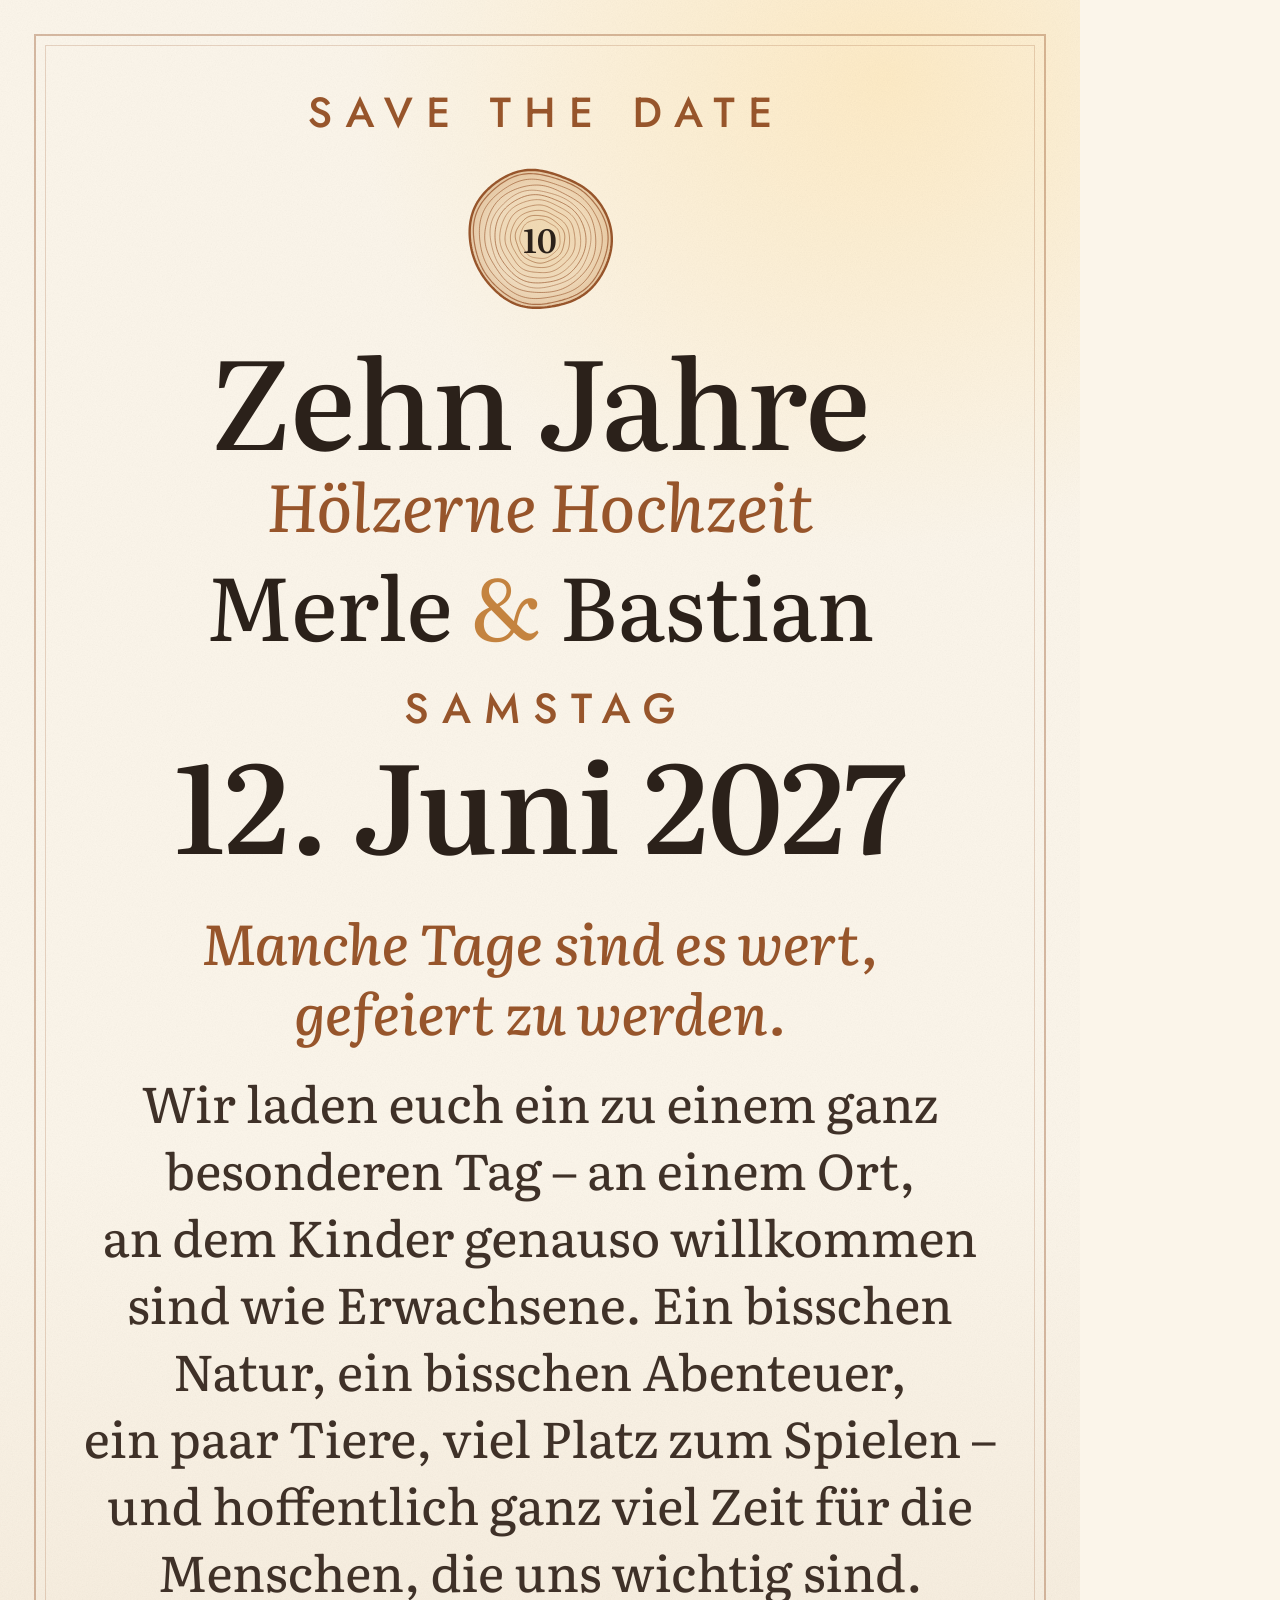
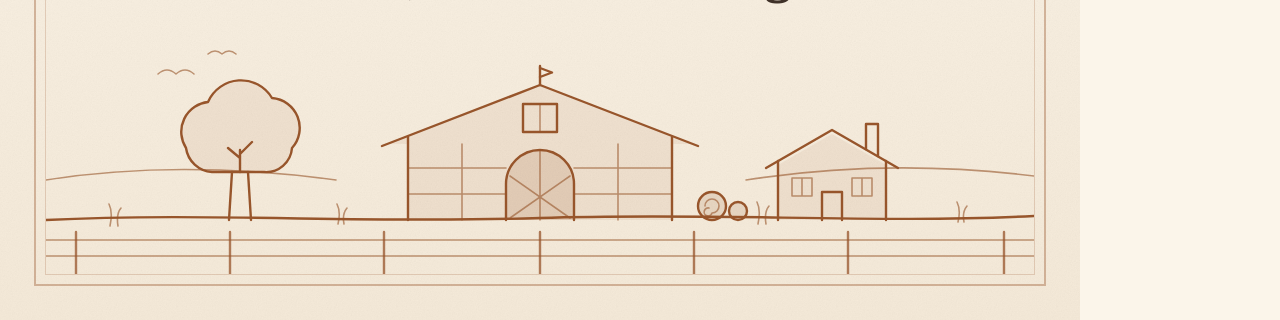
<file: holz/flyer/save-the-date.html>
<!DOCTYPE html>
<html lang="de">
<head>
<meta charset="UTF-8">
<meta name="viewport" content="width=1080">
<title>Save the Date · Flyer</title>
<meta name="robots" content="noindex, nofollow, noarchive, nosnippet, noimageindex">
<meta name="googlebot" content="noindex, nofollow">
<meta name="referrer" content="no-referrer">

<!-- Quelle für save-the-date.png (WhatsApp-Bild). Wird mit render.js bei
     1080 × 1920 CSS-Pixeln (9:16) und Faktor 2 abfotografiert.
     Inhalt: content.md

     Lesbarkeit auf dem Handy: Das Bild wird auf ca. 390 pt Breite gezeigt,
     also Faktor ~0,36. Daraus die Schriftgrößen (Fließtext 50 px ≈ 18 pt)
     und die optische Größe von Literata: opsz = tatsächliche Größe auf dem
     Display, damit Titel den eleganten, Fließtext den robusten Schnitt
     bekommt. -->

<style>
@font-face { font-family: "Literata"; font-weight: 200 900; font-style: normal; src: url("fonts/literata-latin-opsz-normal.woff2") format("woff2"); }
@font-face { font-family: "Literata"; font-weight: 200 900; font-style: italic; src: url("fonts/literata-latin-opsz-italic.woff2") format("woff2"); }
@font-face { font-family: "Jost"; font-weight: 400; font-style: normal; src: url("fonts/jost-latin-400-normal.woff2") format("woff2"); }
@font-face { font-family: "Jost"; font-weight: 500; font-style: normal; src: url("fonts/jost-latin-500-normal.woff2") format("woff2"); }

:root {
    --paper:   #fbf5ea;
    --paper-2: #f4e9d8;
    --ink:     #2b211a;
    --text:    #3f3128;
    --wood:    #97552b;
    --wood-2:  #c4833f;

    --serif: "Literata", Georgia, serif;
    --sans:  "Jost", "Helvetica Neue", Arial, sans-serif;

    --W: 1080px;
    --H: 1920px;
}

* { margin: 0; padding: 0; box-sizing: border-box; }
html, body { width: var(--W); height: var(--H); overflow: hidden; }
body {
    background: var(--paper);
    color: var(--text);
    -webkit-font-smoothing: antialiased;
    text-rendering: geometricPrecision;
    font-kerning: normal;
    font-variant-numeric: lining-nums;
    hyphens: manual;
}

/* Optische Größe = Größe auf dem Handy-Display (CSS-px × 0,36) */
.serif { font-family: var(--serif); font-variation-settings: "opsz" var(--opsz, 18); }

.flyer {
    position: relative;
    width: var(--W);
    height: var(--H);
    overflow: hidden;
    background:
        radial-gradient(70% 35% at 82% 4%, rgba(255, 226, 168, 0.55), transparent 70%),
        linear-gradient(180deg, var(--paper) 0%, var(--paper) 60%, var(--paper-2) 100%);
}

/* Feines Papierkorn */
.flyer::before {
    content: "";
    position: absolute;
    inset: 0;
    opacity: 0.35;
    mix-blend-mode: multiply;
    background-image: url("data:image/svg+xml,%3Csvg xmlns='http://www.w3.org/2000/svg' width='220' height='220'%3E%3Cfilter id='n'%3E%3CfeTurbulence type='fractalNoise' baseFrequency='0.8' numOctaves='3' stitchTiles='stitch'/%3E%3CfeColorMatrix type='saturate' values='0'/%3E%3C/filter%3E%3Crect width='220' height='220' filter='url(%23n)' opacity='0.22'/%3E%3C/svg%3E");
}

/* Doppelte Haarlinie als Rahmen */
.frame {
    position: absolute;
    inset: 34px;
    border: 2px solid rgba(151, 85, 43, 0.38);
    overflow: hidden;
}
.frame::after {
    content: "";
    position: absolute;
    inset: 9px;
    border: 1px solid rgba(151, 85, 43, 0.22);
    pointer-events: none;
}

.content {
    position: relative;
    z-index: 2;
    display: flex;
    flex-direction: column;
    align-items: center;
    text-align: center;
    padding: 52px 44px 0;
}

/* Gesperrte Versalien-Labels */
.label {
    font-family: var(--sans);
    font-weight: 500;
    font-size: 42px;
    line-height: 1.2;
    letter-spacing: 0.32em;
    padding-left: 0.32em;          /* Sperrung optisch mittig halten */
    text-transform: uppercase;
    color: var(--wood);
}

.rings {
    display: block;
    width: 150px;
    height: 150px;
    margin-top: 26px;
}

.title {
    --opsz: 45;
    font-weight: 500;
    font-size: 124px;
    line-height: 1.02;
    letter-spacing: -0.01em;
    color: var(--ink);
    margin-top: 20px;
}

.occasion {
    --opsz: 24;
    font-style: italic;
    font-weight: 450;
    font-size: 66px;
    line-height: 1.15;
    color: var(--wood);
    margin-top: 6px;
}

.names {
    --opsz: 32;
    font-weight: 460;
    font-size: 88px;
    line-height: 1.15;
    color: var(--ink);
    margin-top: 10px;
}
.names .amp { color: var(--wood-2); font-weight: 400; }

.weekday { margin-top: 30px; }

.date {
    --opsz: 45;
    font-weight: 560;
    font-size: 124px;
    line-height: 1.05;
    letter-spacing: -0.01em;
    color: var(--ink);
    margin-top: 2px;
}

.slogan {
    --opsz: 20;
    font-style: italic;
    font-weight: 500;
    font-size: 56px;
    line-height: 1.25;
    color: var(--wood);
    margin-top: 40px;
}

.text {
    --opsz: 18;
    font-weight: 430;
    font-size: 50px;
    line-height: 1.34;
    color: var(--text);
    margin-top: 22px;
    text-wrap: pretty;
}

/* Hof als Linienzeichnung am unteren Rand */
.farm {
    position: absolute;
    left: 10px;
    bottom: 10px;
    width: calc(100% - 20px);
    height: auto;
    z-index: 1;
}
.farm .l  { fill: none; stroke: var(--wood); stroke-width: 2.4; stroke-linecap: round; stroke-linejoin: round; }
.farm .l2 { fill: none; stroke: var(--wood); stroke-width: 1.6; stroke-linecap: round; stroke-linejoin: round; opacity: 0.6; }
.farm .f  { fill: var(--wood); opacity: 0.08; stroke: none; }
.farm .f2 { fill: var(--wood); opacity: 0.14; stroke: none; }
</style>
</head>
<body>

<main class="flyer">
<div class="frame">

    <div class="content">
        <p class="label">Save the Date</p>

        <!-- Zehn Jahresringe, Pfade werden unten per Skript erzeugt -->
        <svg class="rings" id="rings" viewBox="0 0 200 200" role="img" aria-label="Zehn Jahresringe"></svg>

        <h1 class="serif title">Zehn Jahre</h1>
        <p class="serif occasion">Hölzerne Hochzeit</p>
        <p class="serif names">Merle <span class="amp">&amp;</span> Bastian</p>

        <p class="label weekday">Samstag</p>
        <p class="serif date">12. Juni 2027</p>

        <!-- Ort bewusst nicht genannt – die Hofzeichnung unten deutet ihn an -->
        <p class="serif slogan">Manche Tage sind es wert,<br>gefeiert zu werden.</p>
        <p class="serif text">Wir laden euch ein zu einem ganz besonderen Tag – an einem Ort,
           an&nbsp;dem Kinder genauso willkommen sind wie Erwachsene. Ein bisschen Natur,
           ein bisschen Abenteuer, ein&nbsp;paar Tiere, viel Platz zum Spielen – und
           hoffentlich ganz viel Zeit für die Menschen, die uns wichtig&nbsp;sind.</p>
    </div>

    <!-- Der Hof: Baum, Scheune, Wohnhaus, Strohballen, Zaun -->
    <svg class="farm" viewBox="0 0 988 240" aria-hidden="true">
        <!-- ferne Hügel -->
        <path class="l2" d="M0 146 C 100 130, 200 134, 290 146 M700 146 C 790 132, 890 130, 988 142"/>

        <!-- Vögel -->
        <path class="l2" d="M112 40 q 9 -8 18 0 q 9 -8 18 0 M162 20 q 7 -6 14 0 q 7 -6 14 0"/>

        <!-- Baum links -->
        <path class="f" d="M140 114 a 30 30 0 0 1 22 -46 a 36 36 0 0 1 64 -4 a 30 30 0 0 1 20 50 a 26 26 0 0 1 -28 24 h-52 a 28 28 0 0 1 -26 -24 z"/>
        <path class="l" d="M140 114 a 30 30 0 0 1 22 -46 a 36 36 0 0 1 64 -4 a 30 30 0 0 1 20 50 a 26 26 0 0 1 -28 24 h-52 a 28 28 0 0 1 -26 -24 z"/>
        <path class="l" d="M186 138 L183 186 M202 138 L205 186 M194 138 v-22 M194 124 l-12 -10 M194 120 l12 -12"/>

        <!-- Scheune -->
        <path class="f"  d="M340 110 L494 52 L648 110 H626 V186 H362 V110 Z"/>
        <path class="l"  d="M336 112 L494 51 L652 112"/>
        <path class="l"  d="M362 103 V186 M626 103 V186"/>
        <path class="l2" d="M362 134 H460 M528 134 H626 M362 160 H460 M528 160 H626 M416 110 V186 M572 110 V186"/>
        <!-- Heuboden-Luke -->
        <path class="l"  d="M477 70 h34 v28 h-34 z"/>
        <path class="l2" d="M494 70 v28"/>
        <!-- Tor -->
        <path class="f2" d="M460 186 v-36 a34 34 0 0 1 68 0 v36 z"/>
        <path class="l"  d="M460 186 v-36 a34 34 0 0 1 68 0 v36"/>
        <path class="l2" d="M494 116 V186 M464 142 L524 184 M524 142 L464 184"/>
        <!-- Wetterhahn -->
        <path class="l"  d="M494 51 V32"/>
        <path class="l"  d="M494 34 l12 4.5 l-12 4.5"/>

        <!-- Strohballen -->
        <circle class="f2" cx="666" cy="172" r="14"/>
        <circle class="l"  cx="666" cy="172" r="14"/>
        <path   class="l2" d="M666 172 m -7 0 a 7 7 0 1 1 7 7 a 4 4 0 1 1 -3 -5"/>
        <circle class="f2" cx="692" cy="177" r="9"/>
        <circle class="l"  cx="692" cy="177" r="9"/>

        <!-- Wohnhaus -->
        <path class="f"  d="M732 131 L786 100 L840 131 V186 H732 Z"/>
        <path class="l"  d="M720 134 L786 96 L852 134"/>
        <path class="l"  d="M732 127 V186 M840 127 V186"/>
        <path class="l"  d="M820 115 V90 h12 V122"/>
        <path class="l2" d="M746 144 h20 v18 h-20 z M756 144 v18 M806 144 h20 v18 h-20 z M816 144 v18"/>
        <path class="l"  d="M776 186 v-28 h20 v28"/>

        <!-- Boden -->
        <path class="l"  d="M0 186 C 160 178, 320 190, 494 184 C 670 178, 830 190, 988 182"/>

        <!-- Gräser -->
        <path class="l2" d="M64 192 q 3 -14 -1 -22 M72 192 q -2 -12 3 -18 M292 190 q 3 -12 -1 -20 M298 190 q -2 -10 3 -16
                            M712 190 q 3 -14 -1 -22 M720 190 q -2 -12 3 -18 M912 188 q 3 -12 -1 -20 M918 188 q -2 -10 3 -16"/>

        <!-- Zaun im Vordergrund -->
        <path class="l2" d="M0 206 H988 M0 222 H988"/>
        <path class="l"  d="M30 198 V240 M184 198 V240 M338 198 V240 M494 198 V240 M648 198 V240 M802 198 V240 M958 198 V240" style="opacity:.75"/>
    </svg>

</div>
</main>

<script>
/* Zehn Jahresringe: gemeinsame, sanfte Verformung (wie bei echtem Holz)
   plus ein wenig Eigenleben pro Ring. Fester Seed, damit jeder Render
   identisch aussieht. */
(function () {
    var NS = "http://www.w3.org/2000/svg";
    var svg = document.getElementById("rings");
    var seed = 10;
    function rnd() { seed = (seed * 16807) % 2147483647; return (seed - 1) / 2147483646; }

    function shape(t) {
        return 0.030 * Math.sin(2 * t + 0.6)
             + 0.016 * Math.sin(3 * t + 2.1)
             + 0.007 * Math.sin(5 * t + 4.0);
    }

    function ringPath(r, jitter, phase) {
        var d = "", N = 180;
        for (var i = 0; i <= N; i++) {
            var t = i / N * Math.PI * 2;
            var rr = r * (1 + shape(t)) + jitter * Math.sin(7 * t + phase);
            var x = 100 + rr * Math.cos(t);
            var y = 100 + rr * Math.sin(t);
            d += (i ? "L" : "M") + x.toFixed(2) + " " + y.toFixed(2);
        }
        return d + "Z";
    }

    function add(tag, attrs) {
        var el = document.createElementNS(NS, tag);
        for (var k in attrs) el.setAttribute(k, attrs[k]);
        svg.appendChild(el);
        return el;
    }

    var defs = document.createElementNS(NS, "defs");
    defs.innerHTML =
        '<radialGradient id="holz" cx="50%" cy="50%" r="50%">' +
        '<stop offset="0%" stop-color="#e9c88f" stop-opacity="0.55"/>' +
        '<stop offset="70%" stop-color="#d9a86a" stop-opacity="0.30"/>' +
        '<stop offset="100%" stop-color="#c4833f" stop-opacity="0.38"/>' +
        '</radialGradient>';
    svg.appendChild(defs);

    /* Jahresbreiten: unterschiedlich, wie gute und magere Jahre */
    var r = 28, radii = [];
    for (var i = 0; i < 10; i++) {
        r += (i === 0 ? 0 : 6.2 + rnd() * 2.4);
        radii.push(r);
    }
    var scale = 88 / radii[9];
    radii = radii.map(function (x) { return x * scale; });

    /* Holzscheibe als Fläche unter den Ringen, Rinde als Rand */
    add("path", { d: ringPath(radii[9] + 5, 0.4, 1.3), fill: "url(#holz)", stroke: "none" });
    add("path", { d: ringPath(radii[9] + 5, 0.4, 1.3), fill: "none",
                  stroke: "#97552b", "stroke-width": 3.2, "stroke-linejoin": "round" });

    radii.forEach(function (rad, idx) {
        add("path", {
            d: ringPath(rad, 0.35 + rnd() * 0.35, rnd() * 6.28),
            fill: "none",
            stroke: "#97552b",
            "stroke-width": (idx === 9 ? 1.6 : 1.0 + rnd() * 0.5).toFixed(2),
            "stroke-opacity": (0.45 + rnd() * 0.35).toFixed(2)
        });
    });

    var num = add("text", {
        x: 100, y: 100, "text-anchor": "middle", "dominant-baseline": "central",
        "font-family": "Literata, Georgia, serif", "font-weight": 600,
        "font-size": 44, "font-variation-settings": "'opsz' 16", fill: "#2b211a"
    });
    num.textContent = "10";

    document.documentElement.setAttribute("data-ready", "1");
})();
</script>
</body>
</html>
</file>
<file: css/site.css>
/* ============================================================
   site.css — Zentrales Design-System (Tokens) + Basis + Navigation
   Wird von JEDER Seite eingebunden. Tools/Rechner nutzen zusätzlich
   css/tools.css, das ausschließlich auf diese Tokens aufbaut – so
   sehen neue Unterseiten und Rechner automatisch gleich aus.
   ============================================================ */

/* ── Design-Tokens ─────────────────────────────────────────── */
:root {
    /* Flächen (dunkel, leicht blaustichig – zur Markenfarbe passend) */
    --bg:        #0a0e13;
    --nav-bg:    #0d1219;
    --nav-bg2:   #10171f;
    --panel:     #121a22;
    --panel-2:   #172029;
    --line:      #232f3a;

    /* Text */
    --text:      #e6edf2;
    --muted:     #93a2ad;
    --faint:     #61707b;

    /* Marke / Akzent */
    --accent:    #4a9eff;
    --accent-2:  #7fc0ff;
    --accent-weak: rgba(74, 158, 255, 0.10);

    /* Datenreihen für Vergleiche in Tools (harmonisch zur Marke) */
    --series-a:  #4a9eff;   /* Primär – nimmt die Markenfarbe (z. B. Elektro) */
    --series-b:  #e8a13a;   /* Warmer Kontrast (z. B. Benzin) */
    --pos:       #6fcf73;   /* positiv / Ersparnis */
    --neg:       #e86a5c;   /* negativ */

    /* Typo-Skala (bewusst etwas größer für gute Lesbarkeit) */
    --fs-xs:   12px;
    --fs-sm:   14px;
    --fs-base: 16px;
    --fs-md:   18px;
    --fs-lg:   22px;

    /* Radien */
    --r-sm: 8px;
    --r-md: 12px;
    --r-lg: 16px;

    --sidebar-w: 268px;
    --font: "Segoe UI", system-ui, Arial, Helvetica, sans-serif;
    --mono: ui-monospace, "SFMono-Regular", Menlo, Consolas, monospace;
}

/* ── Reset & Basis ─────────────────────────────────────────── */
* { margin: 0; padding: 0; box-sizing: border-box; }
html { scroll-behavior: smooth; }
body {
    font-family: var(--font);
    background: var(--bg);
    color: var(--text);
    line-height: 1.6;
    font-size: var(--fs-base);
    overflow-x: hidden;
}
:target { scroll-margin-top: 24px; }

/* ── Technischer Hintergrund (diffuse Leiterplatte) ────────── */
.tech-bg {
    position: fixed;
    inset: 0;
    z-index: -1;
    pointer-events: none;
    background-image: url("../img/circuit.svg");
    background-size: 300px 300px;
    opacity: 0.07;
    /* zur Mitte hin ruhiger, an den Rändern etwas präsenter */
    -webkit-mask-image: radial-gradient(ellipse at 62% 32%, #000 0%, rgba(0,0,0,0.45) 55%, #000 100%);
            mask-image: radial-gradient(ellipse at 62% 32%, #000 0%, rgba(0,0,0,0.45) 55%, #000 100%);
}

/* ── Animierte Signalpulse (global, über die ganze Seite) ──── */
/* Die SVG-Ebene wird von js/app.js eingefügt und liegt – wie .tech-bg –
   fixiert hinter dem Inhalt, sodass die Pulse auf jeder Seite und in jeder
   Scroll-Position dezent sichtbar sind. */
.tech-pulses {
    position: fixed;
    inset: 0;
    z-index: -1;
    width: 100vw;
    height: 100vh;
    pointer-events: none;
}
.tech-pulses .trace { fill: none; stroke: #131b23; stroke-width: 1.2; }
.tech-pulses .pulse {
    fill: none;
    stroke: var(--accent);
    stroke-width: 1.5;
    stroke-linecap: round;
    opacity: 0.45;
    stroke-dasharray: 30 3000;
    filter: drop-shadow(0 0 4px rgba(74, 158, 255, 0.45));
    animation: flow 13s linear infinite;
}
.tech-pulses .p2 { animation-duration: 17s; animation-delay: -6s; }
.tech-pulses .p3 { animation-duration: 15s; animation-delay: -10s; }
.tech-pulses .p4 { animation-duration: 19s; animation-delay: -3s; }
@keyframes flow { to { stroke-dashoffset: -3030; } }
@media (prefers-reduced-motion: reduce) {
    .tech-pulses .pulse { animation: none; opacity: 0; }
}

/* ── Layout: Inhalt neben der Sidebar ──────────────────────── */
.page {
    margin-left: var(--sidebar-w);
    min-height: 100vh;
    position: relative;
    z-index: 1;
}

/* ── Navigations-Sidebar ───────────────────────────────────── */
.sidebar {
    position: fixed;
    top: 0; left: 0;
    width: var(--sidebar-w);
    height: 100vh;
    background: linear-gradient(180deg, var(--nav-bg) 0%, var(--nav-bg2) 100%);
    border-right: 1px solid var(--line);
    z-index: 100;
    overflow-y: auto;                 /* schlank halten, notfalls scrollen */
    scrollbar-width: thin;
    scrollbar-color: var(--line) transparent;
    transition: transform 0.3s ease;
}
.sidebar::-webkit-scrollbar { width: 8px; }
.sidebar::-webkit-scrollbar-thumb { background: var(--line); border-radius: 8px; }
.sidebar-inner {
    display: flex;
    flex-direction: column;
    min-height: 100%;
    padding: 18px 14px 12px;
}

/* Marke / Kopf – reine Wortmarke, ohne Kästchen */
.brand {
    display: block;
    text-decoration: none;
    padding: 0 8px 14px;
    margin-bottom: 8px;
    border-bottom: 1px solid var(--line);
}
.brand-name {
    display: block;
    font-size: 18px;
    font-weight: 800;
    letter-spacing: 0.4px;
    color: #f4f8fc;
}
.brand-role {
    display: block;
    margin-top: 2px;
    font-size: 10px;
    letter-spacing: 1.8px;
    text-transform: uppercase;
    color: var(--muted);
}

/* Navigationsliste */
.nav-list { list-style: none; }
.nav-group {
    display: flex;
    align-items: center;
    gap: 8px;
    margin: 13px 10px 3px;
    font-size: 10.5px;
    font-weight: 700;
    letter-spacing: 1.2px;
    text-transform: uppercase;
    color: #cfdae2;
}
.nav-group:first-of-type { margin-top: 6px; }
.nav-group::before {
    content: "";
    width: 14px; height: 2px;
    border-radius: 2px;
    background: var(--accent);
    flex: 0 0 auto;
}
.nav-list a {
    display: block;
    padding: 5px 12px;
    border-radius: var(--r-sm);
    color: var(--muted);
    text-decoration: none;
    font-size: 13.5px;
    border-left: 2px solid transparent;
    transition: background 0.2s ease, color 0.2s ease, border-color 0.2s ease;
}
.nav-list a:hover { background: var(--accent-weak); color: var(--text); }
.nav-list a.active {
    color: #fff;
    border-left-color: var(--accent);
    background: var(--accent-weak);
}

/* ── Sidebar-Fußbereich: Zahnrad / Einstellungen ───────────── */
.sidebar-foot {
    margin-top: auto;
    padding-top: 10px;
    border-top: 1px solid var(--line);
    position: relative;
}
.gear-btn {
    display: flex;
    align-items: center;
    gap: 8px;
    width: 100%;
    padding: 7px 12px;
    border: 1px solid transparent;
    border-radius: var(--r-sm);
    background: transparent;
    color: var(--muted);
    font: inherit;
    font-size: 14px;
    cursor: pointer;
    transition: background 0.2s ease, color 0.2s ease;
}
.gear-btn:hover { background: var(--accent-weak); color: var(--text); }
.gear-ico {
    display: inline-block;
    font-size: 16px;
    transition: transform 0.4s ease;
}
.gear-btn[aria-expanded="true"] .gear-ico { transform: rotate(90deg); }

.gear-menu {
    position: absolute;
    left: 0; right: 0;
    bottom: calc(100% + 8px);
    background: var(--panel);
    border: 1px solid var(--line);
    border-radius: var(--r-md);
    padding: 8px;
    box-shadow: 0 12px 30px rgba(0,0,0,0.45);
}
.gear-menu[hidden] { display: none; }
.gear-item {
    display: block;
    width: 100%;
    text-align: left;
    padding: 9px 10px;
    border: none;
    border-radius: var(--r-sm);
    background: transparent;
    color: var(--text);
    font: inherit;
    font-size: 14px;
    cursor: pointer;
}
.gear-item:hover { background: var(--accent-weak); }
.gear-item[hidden] { display: none; }
.gear-version {
    padding: 8px 10px 4px;
    font-size: 11px;
    color: var(--faint);
    letter-spacing: 0.4px;
}

/* ── Hamburger + Drawer (mobil) ────────────────────────────── */
.nav-toggle {
    display: none;
    position: fixed;
    top: 14px; left: 14px;
    z-index: 120;
    width: 44px; height: 44px;
    border: 1px solid var(--line);
    border-radius: 10px;
    background: rgba(13, 18, 25, 0.85);
    backdrop-filter: blur(6px);
    color: var(--text);
    font-size: 20px;
    line-height: 1;
    cursor: pointer;
}
.nav-backdrop {
    display: none;
    position: fixed;
    inset: 0;
    background: rgba(0, 0, 0, 0.55);
    z-index: 90;
    opacity: 0;
    transition: opacity 0.3s ease;
}

/* ── Update-Banner ("Neue Version verfügbar") ──────────────── */
.update-banner {
    position: fixed;
    left: 50%;
    bottom: 22px;
    transform: translate(-50%, 140%);
    z-index: 200;
    display: flex;
    align-items: center;
    gap: 14px;
    max-width: min(92vw, 460px);
    padding: 12px 14px 12px 18px;
    background: var(--panel-2);
    border: 1px solid var(--line);
    border-radius: 999px;
    box-shadow: 0 14px 40px rgba(0,0,0,0.5);
    transition: transform 0.35s cubic-bezier(.2,.7,.3,1), opacity 0.35s ease;
    opacity: 0;
}
.update-banner.show { transform: translate(-50%, 0); opacity: 1; }
.update-banner span { font-size: 14px; color: var(--text); }
.update-banner button {
    font: inherit;
    cursor: pointer;
    border-radius: 999px;
}
.update-banner .ub-reload {
    padding: 8px 16px;
    border: none;
    background: var(--accent);
    color: #06101c;
    font-size: 13px;
    font-weight: 700;
}
.update-banner .ub-reload:hover { background: var(--accent-2); }
.update-banner .ub-close {
    width: 26px; height: 26px;
    border: none;
    background: transparent;
    color: var(--muted);
    font-size: 18px;
    line-height: 1;
}
.update-banner .ub-close:hover { color: var(--text); }

/* ── Responsive: Sidebar wird zum Drawer ───────────────────── */
@media (max-width: 900px) {
    .page { margin-left: 0; }
    .nav-toggle { display: block; }
    .sidebar { transform: translateX(-100%); box-shadow: 4px 0 24px rgba(0,0,0,0.5); }
    body.nav-open .sidebar { transform: translateX(0); }
    body.nav-open .nav-backdrop { display: block; opacity: 1; }
    .page > .hero,
    .page > .subpage-head { padding-top: 72px; }
}
</file>
<file: holz/css/holz.css>
/* ============================================================
   holz.css — Design für die Seiten zur Hölzernen Hochzeit
   Bewusst eigenständig: warm, hell, "Papier & Holz" statt des
   dunklen Technik-Looks der Hauptseite. Alles ohne externe
   Schriften/Bibliotheken, damit der Ordner 1:1 verschiebbar ist.
   ============================================================ */

/* ── Tokens ────────────────────────────────────────────────── */
:root {
    color-scheme: light;

    --paper:    #fbf5ea;
    --paper-2:  #f4e9d8;
    --card:     #fffdf8;
    --ink:      #2b211a;
    --text:     #4a3a2e;
    --muted:    #8b7660;
    --line:     #e6d7bf;

    --wood:     #97552b;
    --wood-2:   #c4833f;
    --gold:     #d9a441;
    --meadow:   #6d8f57;
    --meadow-2: #9ab77c;
    --rose:     #bd6552;

    --shadow:   0 18px 40px rgba(88, 60, 30, 0.12);
    --shadow-s: 0 6px 18px rgba(88, 60, 30, 0.10);

    --r-sm: 10px;
    --r-md: 16px;
    --r-lg: 26px;

    --serif: "Iowan Old Style", "Palatino Linotype", Palatino, Georgia, "Times New Roman", serif;
    --sans:  -apple-system, "Segoe UI", system-ui, Roboto, "Helvetica Neue", Arial, sans-serif;

    --wrap: 880px;
}

/* ── Reset & Basis ─────────────────────────────────────────── */
* { margin: 0; padding: 0; box-sizing: border-box; }
html { scroll-behavior: smooth; -webkit-text-size-adjust: 100%; overflow-x: hidden; }
body {
    font-family: var(--sans);
    font-size: 17px;
    line-height: 1.7;
    color: var(--text);
    background: var(--paper);
    overflow-x: hidden;
}
img, svg { max-width: 100%; }
a { color: var(--wood); }

/* Feines Papierkorn über der ganzen Seite */
body::before {
    content: "";
    position: fixed;
    inset: 0;
    z-index: 0;
    pointer-events: none;
    opacity: 0.5;
    background-image: url("data:image/svg+xml,%3Csvg xmlns='http://www.w3.org/2000/svg' width='160' height='160'%3E%3Cfilter id='n'%3E%3CfeTurbulence type='fractalNoise' baseFrequency='0.85' numOctaves='3'/%3E%3CfeColorMatrix type='saturate' values='0'/%3E%3C/filter%3E%3Crect width='160' height='160' filter='url(%23n)' opacity='0.28'/%3E%3C/svg%3E");
    mix-blend-mode: multiply;
}
.page { position: relative; z-index: 1; }

.wrap {
    width: 100%;
    max-width: var(--wrap);
    margin: 0 auto;
    padding: 0 22px;
}

/* ── Typografie ────────────────────────────────────────────── */
h1, h2, h3, .display { font-family: var(--serif); font-weight: 400; color: var(--ink); line-height: 1.15; }
h2 {
    font-size: clamp(26px, 5.2vw, 38px);
    letter-spacing: 0.01em;
}
h3 { font-size: clamp(19px, 3.4vw, 22px); }
p + p { margin-top: 0.9em; }
strong { color: var(--ink); font-weight: 600; }

.kicker {
    font-family: var(--sans);
    font-size: 12px;
    letter-spacing: 0.34em;
    text-transform: uppercase;
    color: var(--wood);
    font-weight: 600;
}
.lead { font-size: clamp(17px, 2.6vw, 20px); }
.muted { color: var(--muted); }
.center { text-align: center; }

/* Platzhalter, die Bastian noch ersetzen muss */
.ph {
    color: var(--rose);
    border-bottom: 2px dotted currentColor;
    font-style: italic;
    white-space: nowrap;
}

/* "(?)" – Angabe steht noch nicht endgültig fest */
.tbc {
    display: inline-block;
    font-family: var(--sans);
    font-size: 0.62em;
    font-style: normal;
    letter-spacing: 0;
    vertical-align: 0.35em;
    line-height: 1;
    padding: 3px 6px;
    margin-left: 5px;
    border-radius: 999px;
    color: #8a6a12;
    background: rgba(217, 164, 65, 0.20);
    border: 1px solid rgba(217, 164, 65, 0.45);
    cursor: help;
    white-space: nowrap;
}

/* ── Buttons ───────────────────────────────────────────────── */
.btn {
    display: inline-flex;
    align-items: center;
    gap: 10px;
    padding: 14px 24px;
    border-radius: 999px;
    border: 1px solid transparent;
    font: 600 15px/1 var(--sans);
    text-decoration: none;
    cursor: pointer;
    transition: transform .2s ease, box-shadow .2s ease, background .2s ease, color .2s ease;
}
.btn:active { transform: translateY(1px); }
.btn-primary {
    background: linear-gradient(180deg, var(--wood-2), var(--wood));
    color: #fff6e8;
    box-shadow: 0 10px 24px rgba(151, 85, 43, 0.32);
}
.btn-primary:hover { box-shadow: 0 14px 30px rgba(151, 85, 43, 0.42); transform: translateY(-2px); }
.btn-ghost {
    background: rgba(255,255,255,0.55);
    border-color: var(--line);
    color: var(--ink);
    backdrop-filter: blur(4px);
}
.btn-ghost:hover { border-color: var(--wood-2); color: var(--wood); transform: translateY(-2px); }
.btn-row { display: flex; flex-wrap: wrap; gap: 14px; justify-content: center; }

/* ── Hero ──────────────────────────────────────────────────── */
.hero {
    position: relative;
    min-height: 100svh;
    display: flex;
    flex-direction: column;
    justify-content: center;
    align-items: center;
    text-align: center;
    padding: 54px 20px clamp(200px, 30svh, 330px);
    overflow: hidden;
}
.hero--short { min-height: 72svh; padding-bottom: clamp(180px, 26svh, 300px); }

/* Die Szene füllt immer die volle Breite und wird bei schmalen
   Displays seitlich beschnitten (slice) – so entsteht nie ein
   horizontaler Überlauf. */
.hero-scene {
    position: absolute;
    left: 0;
    right: 0;
    bottom: -1px;
    width: 100%;
    height: clamp(230px, 34svh, 440px);
    z-index: 0;
    pointer-events: none;
}

.hero-sky {
    position: absolute;
    inset: 0;
    z-index: -1;
    background:
        radial-gradient(120% 80% at 78% 12%, rgba(255, 226, 168, 0.95), transparent 62%),
        linear-gradient(180deg, #d9e8ee 0%, #f3e0c4 46%, #fbf1dd 74%, var(--paper) 100%);
}
.hero-inner { position: relative; z-index: 2; width: 100%; max-width: 720px; }

.names {
    font-family: var(--serif);
    font-size: clamp(38px, 10.5vw, 92px);
    line-height: 1.04;
    color: var(--ink);
    margin: 14px 0 4px;
}
.names .amp {
    display: block;
    font-size: 0.52em;
    color: var(--wood-2);
    font-style: italic;
    margin: 2px 0;
}
.hero-sub {
    font-family: var(--serif);
    font-style: italic;
    font-size: clamp(18px, 3.6vw, 24px);
    color: var(--text);
}

/* Datumsblock */
.dateline {
    display: inline-flex;
    align-items: center;
    gap: clamp(14px, 4vw, 28px);
    margin: 20px 0 6px;
    padding: 12px clamp(16px, 5vw, 34px);
    border-top: 1px solid var(--line);
    border-bottom: 1px solid var(--line);
    background: rgba(255, 253, 248, 0.5);
    backdrop-filter: blur(3px);
}
.dateline .d-day  { font-family: var(--serif); font-size: clamp(38px, 10vw, 62px); color: var(--ink); line-height: 1; }
.dateline .d-side { text-align: left; }
.dateline .d-mon  { font-family: var(--serif); font-size: clamp(19px, 4.4vw, 26px); color: var(--ink); line-height: 1.1; }
.dateline .d-wd   { font-size: 12px; letter-spacing: 0.28em; text-transform: uppercase; color: var(--wood); font-weight: 600; }

.place {
    margin-top: 14px;
    font-size: clamp(15px, 3vw, 17px);
    color: var(--text);
}
.place b { color: var(--ink); }

/* ── Jahresringe (10 Jahre = 10 Ringe) ─────────────────────── */
.rings { display: block; margin: 6px auto 0; width: clamp(104px, 27vw, 180px); height: auto; }
.rings .ring { fill: none; stroke: var(--wood); opacity: 0.30; stroke-width: 2.4; }
.rings .ring-10 { opacity: 0.95; stroke-width: 4.2; stroke: var(--wood-2); }
.rings .ring-num { font-family: var(--serif); fill: var(--ink); font-size: 62px; text-anchor: middle; }
.rings .ring-cap { font-family: var(--sans); fill: var(--wood); font-size: 13px; letter-spacing: 3px; text-anchor: middle; }

/* Ringe zeichnen sich beim Einblenden */
.rings.reveal .ring {
    stroke-dasharray: 900;
    stroke-dashoffset: 900;
    animation: draw 2.4s ease forwards;
}
.rings.reveal .ring:nth-child(2) { animation-delay: .08s }
.rings.reveal .ring:nth-child(3) { animation-delay: .16s }
.rings.reveal .ring:nth-child(4) { animation-delay: .24s }
.rings.reveal .ring:nth-child(5) { animation-delay: .32s }
.rings.reveal .ring:nth-child(6) { animation-delay: .40s }
.rings.reveal .ring:nth-child(7) { animation-delay: .48s }
.rings.reveal .ring:nth-child(8) { animation-delay: .56s }
.rings.reveal .ring:nth-child(9) { animation-delay: .64s }
.rings.reveal .ring:nth-child(10){ animation-delay: .72s }
@keyframes draw { to { stroke-dashoffset: 0; } }

/* Niedrige Displays (die meisten Handys im Hochformat): Hero so
   verdichten, dass Illustration und Inhalt zusammen auf einen
   Bildschirm passen. */
@media (max-height: 780px) {
    .hero { padding-top: 38px; padding-bottom: clamp(150px, 23svh, 240px); }
    .hero-scene { height: clamp(180px, 26svh, 320px); }
    .names { font-size: clamp(34px, 9vw, 72px); }
    .rings { width: clamp(86px, 21vw, 140px); }
    .hero-sub { font-size: clamp(16px, 3.2vw, 21px); }
    .dateline { margin-top: 14px; padding: 10px clamp(14px, 4vw, 28px); }
    .place { margin-top: 10px; }
}

/* ── Countdown ─────────────────────────────────────────────── */
.countdown {
    display: flex;
    justify-content: center;
    gap: clamp(8px, 3vw, 18px);
    margin-top: 20px;
}
.cd {
    min-width: clamp(58px, 17vw, 78px);
    padding: 10px 6px 8px;
    border-radius: var(--r-sm);
    background: rgba(255, 253, 248, 0.62);
    border: 1px solid var(--line);
}
.cd b { display: block; font-family: var(--serif); font-size: clamp(22px, 6vw, 30px); color: var(--ink); font-weight: 400; line-height: 1.1; }
.cd span { font-size: 10px; letter-spacing: 0.2em; text-transform: uppercase; color: var(--muted); }

.scroll-hint {
    position: absolute;
    left: 50%;
    bottom: 22px;
    transform: translateX(-50%);
    z-index: 3;
    font-size: 11px;
    letter-spacing: 0.24em;
    text-transform: uppercase;
    color: #fdf6e6;
    text-shadow: 0 1px 3px rgba(50, 35, 20, 0.55);
    opacity: 0.9;
    animation: bob 2.6s ease-in-out infinite;
}
@keyframes bob { 0%,100% { transform: translate(-50%, 0); } 50% { transform: translate(-50%, 7px); } }

/* ── Abschnitte & Karten ───────────────────────────────────── */
section { position: relative; padding: clamp(54px, 9vw, 86px) 0; }
.section-head { text-align: center; margin-bottom: 34px; }
.section-head .kicker { display: block; margin-bottom: 12px; }

.band { background: var(--paper-2); }
.band-card { background: linear-gradient(180deg, #fffdf8, #fbf3e6); }

.card {
    background: var(--card);
    border: 1px solid var(--line);
    border-radius: var(--r-md);
    padding: clamp(20px, 4.4vw, 30px);
    box-shadow: var(--shadow-s);
}
.grid { display: grid; gap: 18px; }
@media (max-width: 400px) {
    .cd:last-child { display: none; }
}

@media (min-width: 640px) {
    .grid-2 { grid-template-columns: 1fr 1fr; }
}
@media (min-width: 820px) {
    .grid-3 { grid-template-columns: repeat(3, 1fr); }
}
.card h3 { margin-bottom: 8px; }
.card .ico { font-size: 26px; line-height: 1; display: block; margin-bottom: 10px; }

/* Ornament zwischen Abschnitten */
.orn { display: block; margin: 0 auto; width: 132px; height: 20px; opacity: .55; }
.orn path, .orn circle { stroke: var(--wood-2); fill: none; stroke-width: 1.6; }

/* ── Fakten-Liste (Save the Date) ──────────────────────────── */
.facts { display: grid; gap: 1px; background: var(--line); border: 1px solid var(--line); border-radius: var(--r-md); overflow: hidden; }
.facts > div { background: var(--card); padding: 18px 20px; display: flex; gap: 16px; align-items: baseline; }
.facts dt, .facts .k {
    flex: 0 0 clamp(78px, 24vw, 120px);
    font-size: 11px; letter-spacing: 0.2em; text-transform: uppercase;
    color: var(--wood); font-weight: 600;
}
.facts .v { color: var(--ink); font-size: clamp(16px, 3.4vw, 18px); }
.facts .v small { display: block; color: var(--muted); font-size: 14px; letter-spacing: 0; text-transform: none; font-weight: 400; }

/* ── Zeitstrahl ────────────────────────────────────────────── */
.timeline { position: relative; margin: 0 auto; max-width: 620px; padding-left: 34px; }
.timeline::before {
    content: ""; position: absolute; left: 9px; top: 8px; bottom: 8px; width: 4px;
    border-radius: 4px;
    background: repeating-linear-gradient(180deg, var(--wood-2) 0 10px, #d99a5a 10px 20px);
    opacity: .55;
}
.tl { position: relative; padding: 0 0 26px 0; }
.tl:last-child { padding-bottom: 0; }
.tl::before {
    content: ""; position: absolute; left: -33px; top: 8px;
    width: 16px; height: 16px; border-radius: 50%;
    background: var(--card); border: 3px solid var(--wood-2);
}
.tl time { display: block; font-family: var(--serif); font-size: 20px; color: var(--ink); }
.tl p { margin-top: 2px; }

/* ── Kinder-Kacheln ────────────────────────────────────────── */
.kids { display: grid; gap: 14px; grid-template-columns: repeat(auto-fit, minmax(210px, 1fr)); }
.kid {
    background: var(--card); border: 1px solid var(--line); border-radius: var(--r-md);
    padding: 18px; text-align: center; box-shadow: var(--shadow-s);
    transition: transform .25s ease, box-shadow .25s ease;
}
.kid:hover { transform: translateY(-4px) rotate(-.6deg); box-shadow: var(--shadow); }
.kid .ico { font-size: 30px; display: block; margin-bottom: 8px; }
.kid b { display: block; color: var(--ink); font-family: var(--serif); font-weight: 400; font-size: 18px; }
.kid span { font-size: 14px; color: var(--muted); }

/* ── Zitat / Hinweiskasten ─────────────────────────────────── */
.quote {
    max-width: 640px; margin: 0 auto; text-align: center;
    font-family: var(--serif); font-style: italic;
    font-size: clamp(20px, 4vw, 27px); line-height: 1.5; color: var(--ink);
}
.note {
    border-left: 4px solid var(--wood-2);
    background: rgba(217, 164, 65, 0.09);
    border-radius: 0 var(--r-sm) var(--r-sm) 0;
    padding: 16px 18px;
    margin-top: 20px;
}

/* ── FAQ ───────────────────────────────────────────────────── */
details.faq {
    background: var(--card); border: 1px solid var(--line);
    border-radius: var(--r-sm); padding: 14px 18px; margin-bottom: 10px;
}
details.faq + details.faq { margin-top: 0; }
details.faq summary {
    cursor: pointer; list-style: none; font-weight: 600; color: var(--ink);
    display: flex; justify-content: space-between; gap: 14px; align-items: center;
}
details.faq summary::-webkit-details-marker { display: none; }
details.faq summary::after { content: "+"; color: var(--wood-2); font-size: 22px; line-height: 1; }
details.faq[open] summary::after { content: "–"; }
details.faq p { margin-top: 10px; }

/* ── Footer ────────────────────────────────────────────────── */
footer {
    padding: 46px 22px 60px;
    text-align: center;
    color: var(--muted);
    font-size: 14px;
    background: var(--paper-2);
    border-top: 1px solid var(--line);
}
footer a { color: var(--wood); }

/* ── Scroll-Einblendungen ──────────────────────────────────── */
.reveal-init { opacity: 0; transform: translateY(26px); }
.reveal {
    opacity: 1; transform: none;
    transition: opacity .9s ease, transform .9s cubic-bezier(.2,.7,.3,1);
}

/* ── Leben in der Illustration ─────────────────────────────── */
.halme path {
    transform-box: fill-box;
    transform-origin: bottom center;
    animation: sway 7s ease-in-out infinite;
}
.halme path:nth-child(2n)  { animation-duration: 8.5s; animation-delay: -1.4s; }
.halme path:nth-child(3n)  { animation-duration: 6.2s; animation-delay: -2.8s; }
@keyframes sway {
    0%, 100% { transform: rotate(-2.4deg); }
    50%      { transform: rotate(2.4deg); }
}

.lampen circle {
    filter: drop-shadow(0 0 7px rgba(246, 210, 127, 0.95));
    animation: glimm 4.5s ease-in-out infinite;
}
.lampen circle:nth-child(2n) { animation-delay: -1.1s; animation-duration: 5.6s; }
.lampen circle:nth-child(3n) { animation-delay: -2.3s; animation-duration: 3.9s; }
@keyframes glimm { 0%, 100% { opacity: 0.62; } 50% { opacity: 1; } }

.voegel { animation: fliegen 46s linear infinite; }
@keyframes fliegen {
    0%   { transform: translate(-140px, 22px); opacity: 0; }
    10%  { opacity: 0.6; }
    90%  { opacity: 0.6; }
    100% { transform: translate(1080px, -34px); opacity: 0; }
}

/* Sonne über der Szene */
.hero-sun {
    position: absolute;
    top: clamp(48px, 12vh, 130px);
    right: clamp(24px, 14vw, 190px);
    width: clamp(74px, 15vw, 128px);
    aspect-ratio: 1;
    border-radius: 50%;
    z-index: 1;
    background: radial-gradient(circle at 50% 50%, #fff6dd 0%, #ffdf9d 52%, rgba(255,214,140,0) 72%);
    box-shadow: 0 0 90px 40px rgba(255, 214, 140, 0.45);
    animation: atmen 9s ease-in-out infinite;
    pointer-events: none;
}
@keyframes atmen { 0%, 100% { transform: scale(1); opacity: .92; } 50% { transform: scale(1.06); opacity: 1; } }

/* Schwebende Pollen/Lichtpunkte im Hero */
.motes { position: absolute; inset: 0; z-index: 1; pointer-events: none; overflow: hidden; }
.motes i {
    position: absolute;
    bottom: -12px;
    width: 7px; height: 7px;
    border-radius: 50%;
    background: rgba(255, 244, 214, 0.9);
    box-shadow: 0 0 10px rgba(255, 226, 160, 0.9);
    animation: steigen 17s linear infinite;
}
.motes i:nth-child(1) { left: 8%;  animation-delay: -1s;  transform: scale(.7); }
.motes i:nth-child(2) { left: 21%; animation-delay: -6s;  animation-duration: 21s; }
.motes i:nth-child(3) { left: 37%; animation-delay: -11s; transform: scale(.55); }
.motes i:nth-child(4) { left: 52%; animation-delay: -3s;  animation-duration: 24s; }
.motes i:nth-child(5) { left: 66%; animation-delay: -14s; transform: scale(.8); }
.motes i:nth-child(6) { left: 79%; animation-delay: -8s;  animation-duration: 19s; }
.motes i:nth-child(7) { left: 91%; animation-delay: -17s; transform: scale(.6); }
@keyframes steigen {
    0%   { transform: translate(0, 0) scale(.7); opacity: 0; }
    12%  { opacity: .85; }
    100% { transform: translate(46px, -78vh) scale(1); opacity: 0; }
}

/* ── Bewegung reduzieren ───────────────────────────────────── */
@media (prefers-reduced-motion: reduce) {
    html { scroll-behavior: auto; }
    * { animation: none !important; transition: none !important; }
    .reveal-init { opacity: 1; transform: none; }
    .motes { display: none; }
    .rings.reveal .ring { stroke-dashoffset: 0; }
}

/* ── Druck (falls jemand die Einladung ausdrucken will) ────── */
@media print {
    body { background: #fff; font-size: 12pt; }
    body::before, .hero-scene, .hero-sun, .motes, .scroll-hint, .countdown, .btn-row { display: none !important; }
    .hero { min-height: auto; padding: 0 0 20pt; }
    .hero-sky { display: none; }
    section { padding: 14pt 0; break-inside: avoid; }
    .card, .kid { box-shadow: none; }
    details.faq { break-inside: avoid; }
    details.faq[open] summary::after, details.faq summary::after { content: ""; }
    details.faq > p { display: block !important; }
}
</file>
<file: css/tools.css>
/* ============================================================
   tools.css — Wiederverwendbare Bausteine für Rechner & Tools
   Baut ausschließlich auf den Tokens aus site.css auf. Jede neue
   Rechner-Unterseite bindet site.css + tools.css ein und erhält
   damit automatisch das gleiche Look & Feel.
   ============================================================ */

.tool { max-width: 900px; margin: 0 auto; padding: 26px 18px 56px; }

/* Zurück-Link */
.backlink {
    display: inline-block;
    margin-bottom: 20px;
    color: var(--muted);
    text-decoration: none;
    font-size: var(--fs-sm);
}
.backlink:hover { color: var(--accent); }

/* Kopf */
.tool-kicker {
    font-size: var(--fs-xs);
    letter-spacing: 2px;
    text-transform: uppercase;
    color: var(--accent);
    margin-bottom: 8px;
}
.tool-title {
    font-size: clamp(24px, 4vw, 30px);
    font-weight: 800;
    letter-spacing: -0.5px;
    color: var(--text);
}
.tool-sub { font-size: var(--fs-sm); color: var(--muted); margin-top: 8px; line-height: 1.55; }

/* Kontext-Leiste: Zeitraum & Laufleistung immer sichtbar */
.context-bar { display: flex; flex-wrap: wrap; gap: 10px; margin: 18px 0 2px; }
.cx {
    display: flex; flex-direction: column; gap: 2px;
    background: var(--accent-weak);
    border: 1px solid var(--line);
    border-left: 3px solid var(--accent);
    border-radius: var(--r-sm);
    padding: 8px 14px;
}
.cx-k { font-size: var(--fs-xs); letter-spacing: 1px; text-transform: uppercase; color: var(--muted); }
.cx-v { font-family: var(--mono); font-size: var(--fs-base); font-weight: 700; color: var(--text); }

/* Kennzahlen (Readouts) */
.readouts { display: flex; flex-wrap: wrap; gap: 12px; margin: 22px 0; }
.readout {
    background: var(--panel-2);
    border: 1px solid var(--line);
    border-radius: var(--r-md);
    padding: 16px 18px;
    flex: 1 1 160px;
}
.readout .r-label {
    font-size: var(--fs-xs);
    letter-spacing: 1.2px;
    text-transform: uppercase;
    color: var(--muted);
    margin-bottom: 8px;
}
.readout .r-value {
    font-family: var(--mono);
    font-size: 27px;
    font-weight: 700;
    line-height: 1;
}
.readout .r-sub { font-size: var(--fs-sm); color: var(--faint); margin-top: 7px; }

/* Panel (z. B. Diagramm) */
.panel {
    background: var(--panel);
    border: 1px solid var(--line);
    border-radius: var(--r-lg);
    padding: 16px;
    margin-bottom: 22px;
}

/* Tabs */
.tabs { display: flex; gap: 6px; margin-bottom: 14px; flex-wrap: wrap; }
.tab {
    background: var(--panel-2);
    color: var(--muted);
    border: 1px solid var(--line);
    border-radius: var(--r-sm);
    padding: 7px 15px;
    font: inherit;
    font-size: var(--fs-sm);
    font-weight: 600;
    cursor: pointer;
}
.tab.active { background: var(--accent); color: #06101c; border-color: var(--accent); }

/* Diagramm + Tooltip */
.chart-wrap { position: relative; }
.chart-wrap svg { width: 100%; height: auto; display: block; }
.legend { display: flex; gap: 18px; flex-wrap: wrap; justify-content: center; margin-top: 10px; }
.legend span { font-size: var(--fs-sm); color: var(--muted); display: inline-flex; align-items: center; gap: 6px; }
.legend i { width: 14px; height: 3px; border-radius: 2px; display: inline-block; }
.tip {
    position: absolute;
    pointer-events: none;
    opacity: 0;
    background: var(--panel);
    border: 1px solid var(--line);
    border-radius: var(--r-sm);
    padding: 8px 12px;
    font-size: var(--fs-sm);
    transform: translate(-50%, -110%);
    white-space: nowrap;
    z-index: 5;
    transition: opacity 0.08s ease;
}
.tip .t-title { color: var(--text); font-weight: 600; margin-bottom: 4px; }

.readout .r-car { font-size: var(--fs-xs); color: var(--faint); margin: -4px 0 8px; font-family: var(--mono); }

/* Regler-Karten – auf dem Desktop zwei gleich breite Spalten (keine leere
   dritte Spalte mehr); volle Breite über .span-2 */
.controls { display: grid; grid-template-columns: repeat(2, minmax(0, 1fr)); gap: 16px; margin-bottom: 20px; align-items: start; }
.span-2 { grid-column: 1 / -1; }
@media (max-width: 620px) { .controls { grid-template-columns: 1fr; } }
.ctrl-card {
    background: var(--panel);
    border: 1px solid var(--line);
    border-radius: var(--r-lg);
    padding: 18px 20px;
}
.ctrl-head {
    font-size: var(--fs-sm);
    letter-spacing: 1.4px;
    text-transform: uppercase;
    margin-bottom: 16px;
    font-weight: 700;
}
.slider { margin-bottom: 18px; }
.slider-row { display: flex; justify-content: space-between; align-items: baseline; margin-bottom: 6px; }
.slider-row .s-label { font-size: var(--fs-sm); color: var(--muted); }
.slider-row .s-value { font-family: var(--mono); font-size: var(--fs-base); color: var(--text); font-weight: 600; }
.slider input[type=range] { width: 100%; height: 4px; cursor: pointer; accent-color: var(--accent); }
.slider .s-hint { font-size: var(--fs-xs); color: var(--faint); margin-top: 4px; }

/* Eingabefelder (Auswahl & Zahlen) – einheitliches Aussehen */
.tool-input {
    width: 100%;
    padding: 9px 12px;
    background: var(--bg);
    color: var(--text);
    border: 1px solid var(--line);
    border-radius: var(--r-sm);
    font-family: var(--mono);
    font-size: var(--fs-base);
    font-weight: 600;
}
select.tool-input { cursor: pointer; }
.tool-input:focus-visible { outline: 2px solid var(--series-a); outline-offset: 2px; }

/* Betrachtungszeitraum */
.period-grid { display: flex; flex-wrap: wrap; gap: 14px; }
.period-field { flex: 1 1 160px; display: flex; flex-direction: column; gap: 6px; }
.period-field .s-label { font-size: var(--fs-sm); color: var(--muted); }
.period-card .s-hint { font-size: var(--fs-xs); color: var(--faint); margin-top: 12px; }

/* Kfz-Steuer-Feld in den Fahrzeugkarten */
.field-row { display: flex; flex-direction: column; gap: 6px; margin-bottom: 8px; }
.field-row .s-label { font-size: var(--fs-sm); color: var(--muted); }
.field-row .s-hint { font-size: var(--fs-xs); color: var(--faint); }

/* THG-Prämie & Inspektion – Jahres-/km-Felder (ein-/ausklappbar) */
.thg-details summary, .ins-details summary { cursor: pointer; font-size: var(--fs-sm); color: var(--accent); user-select: none; padding: 6px 0; }
.thg-details[open] summary, .ins-details[open] summary { margin-bottom: 12px; }
.ins-details { margin-top: 6px; padding-top: 12px; border-top: 1px solid var(--line); }
.thg-grid { display: grid; grid-template-columns: repeat(auto-fit, minmax(110px, 1fr)); gap: 12px; margin-top: 4px; }
.thg-field { display: flex; flex-direction: column; gap: 5px; }
.thg-field .s-label { font-size: var(--fs-sm); color: var(--muted); }
.thg-field input { text-align: right; }
.thg-field.thg-inactive { opacity: 0.5; }
.thg-field .thg-note { font-size: 10px; color: var(--faint); }

/* Gegenüberstellung (Aufschlüsselung der Kosten) */
.breakdown {
    background: var(--panel);
    border: 1px solid var(--line);
    border-radius: var(--r-lg);
    padding: 6px 4px;
    margin-bottom: 22px;
    overflow-x: auto;
}
.bd-row {
    display: grid;
    grid-template-columns: 1.6fr 1fr 1fr;
    gap: 10px;
    align-items: baseline;
    padding: 11px 18px;
    min-width: 340px;
}
.bd-row + .bd-row { border-top: 1px solid var(--line); }
.bd-head { color: var(--muted); font-size: var(--fs-xs); letter-spacing: 1px; text-transform: uppercase; }
.bd-head .bd-v, .bd-head .bd-e { font-weight: 700; }
.bd-label { color: var(--muted); font-size: var(--fs-sm); }
.bd-v, .bd-e { text-align: right; font-family: var(--mono); font-weight: 600; }
.bd-sum { background: var(--panel-2); }
.bd-sum .bd-label { color: var(--text); font-weight: 700; }
.bd-sum .bd-v, .bd-sum .bd-e { font-size: var(--fs-md); }

/* Diagramm-Erläuterung */
.chart-note { font-size: var(--fs-xs); color: var(--faint); margin-top: 10px; text-align: center; line-height: 1.5; }

/* Faktenblatt (Statusbild) */
.factsheet {
    position: relative;
    margin: 30px 0 8px;
    padding: 2px;
    border-radius: var(--r-lg);
    background: linear-gradient(135deg, var(--series-b), var(--series-a) 55%, var(--pos));
}
.fs-inner { background: var(--panel); border-radius: calc(var(--r-lg) - 2px); padding: 18px 18px 15px; }
.fs-head { margin-bottom: 13px; }
.fs-badge {
    display: inline-block; font-size: var(--fs-xs); letter-spacing: 1.5px; text-transform: uppercase;
    color: var(--accent); font-weight: 700; margin-bottom: 4px;
}
.fs-title { font-size: var(--fs-lg); font-weight: 800; color: var(--text); letter-spacing: -0.3px; }

/* Hero: das Ergebnis groß herausgestellt (Wow-Effekt) */
.fs-hero {
    display: flex; align-items: center; justify-content: space-between; gap: 14px;
    background: linear-gradient(135deg, rgba(111,207,115,0.16), rgba(74,158,255,0.10));
    border: 1px solid rgba(111,207,115,0.38);
    border-radius: var(--r-md);
    padding: 14px 18px;
    box-shadow: 0 10px 26px -14px rgba(111,207,115,0.6);
}
.fs-hero-label { font-size: var(--fs-xs); letter-spacing: 1.5px; text-transform: uppercase; color: var(--muted); }
.fs-hero-value { font-family: var(--mono); font-size: clamp(30px, 8vw, 40px); font-weight: 800; line-height: 1.05; color: var(--pos); margin: 3px 0; }
.fs-hero-sub { font-size: var(--fs-sm); color: var(--muted); }
.fs-hero-badge {
    flex: 0 0 auto; text-align: center; align-self: stretch;
    display: flex; flex-direction: column; justify-content: center;
    background: var(--pos); color: #06210a; border-radius: var(--r-sm);
    padding: 8px 12px; min-width: 78px;
}
.fs-hero-pct { font-family: var(--mono); font-size: var(--fs-lg); font-weight: 800; line-height: 1; }
.fs-hero-pct-l { font-size: 10px; letter-spacing: 1px; text-transform: uppercase; font-weight: 700; margin-top: 2px; }

.fs-context { font-size: var(--fs-sm); color: var(--muted); margin: 11px 2px 14px; line-height: 1.5; }

/* Kostenaufstellung – immer zwei Spalten, auch auf dem Handy.
   minmax(0,1fr) verhindert, dass die Spalten den Container sprengen. */
.fs-cols { display: grid; grid-template-columns: minmax(0,1fr) minmax(0,1fr); gap: 12px; }
.fs-col { background: var(--panel-2); border: 1px solid var(--line); border-radius: var(--r-md); padding: 12px 13px; min-width: 0; }
.fs-col.fs-v { border-left: 3px solid var(--series-b); }
.fs-col.fs-e { border-left: 3px solid var(--series-a); }
.fs-cname { font-size: var(--fs-sm); font-weight: 700; color: var(--text); margin-bottom: 9px; }
.fs-line { display: flex; justify-content: space-between; gap: 8px; font-size: var(--fs-sm); margin: 4px 0; }
.fs-line .fs-k { color: var(--muted); }
.fs-line .fs-val { font-family: var(--mono); color: var(--text); white-space: nowrap; }
.fs-total { display: flex; justify-content: space-between; gap: 8px; margin-top: 8px; padding-top: 8px; border-top: 1px solid var(--line); font-weight: 700; }
.fs-total .fs-val { font-family: var(--mono); font-size: var(--fs-base); white-space: nowrap; }
.fs-foot { font-size: var(--fs-xs); color: var(--faint); margin-top: 13px; line-height: 1.55; }

/* sehr schmale Screens: Spaltenschrift kleiner, damit beide Spalten voll passen */
@media (max-width: 430px) {
    .fs-line, .fs-cname, .fs-total { font-size: var(--fs-xs); }
    .fs-col { padding: 10px 9px; }
    .fs-line .fs-val, .fs-total .fs-val { font-size: var(--fs-xs); }
    .fs-hero { padding: 12px 14px; }
    .fs-hero-badge { min-width: 66px; padding: 8px 8px; }
}

.sub-divider {
    margin: 6px 0 16px;
    padding-top: 14px;
    border-top: 1px solid var(--line);
    font-size: var(--fs-xs);
    letter-spacing: 0.5px;
    color: var(--muted);
}

/* Zusatz-Kennzahlen */
.extras { display: flex; flex-wrap: wrap; gap: 12px; margin-bottom: 22px; }
.extra {
    flex: 1 1 130px;
    background: var(--panel-2);
    border: 1px solid var(--line);
    border-radius: var(--r-md);
    padding: 12px 14px;
}
.extra .e-label { color: var(--muted); font-size: var(--fs-xs); margin-bottom: 4px; }
.extra .e-value { font-family: var(--mono); font-size: var(--fs-md); font-weight: 600; }

/* Tabelle */
.table-box {
    background: var(--panel);
    border: 1px solid var(--line);
    border-radius: var(--r-lg);
    padding: 4px 0;
}
.table-box summary { cursor: pointer; padding: 14px 20px; font-size: var(--fs-sm); color: var(--muted); user-select: none; }
.table-scroll { overflow-x: auto; padding: 0 12px 12px; }
table.data { width: 100%; border-collapse: collapse; font-size: var(--fs-sm); font-family: var(--mono); }
table.data th {
    padding: 8px 10px;
    border-bottom: 1px solid var(--line);
    font-weight: 500;
    color: var(--muted);
    text-align: right;
}
table.data th:first-child { text-align: left; }
table.data td { padding: 6px 10px; text-align: right; color: var(--text); }
table.data td:first-child { text-align: left; color: var(--muted); }

.footnote { font-size: var(--fs-xs); color: var(--faint); margin-top: 16px; line-height: 1.6; }

@media (max-width: 900px) { .tool { padding-top: 72px; } }

/* ── Ratgeber / Artikel (Fließtext-Seiten) ─────────────────── */
.guide { margin-top: 22px; }
.guide-lead { font-size: var(--fs-base); color: var(--text); line-height: 1.7; margin: 18px 0 22px; }
.guide .panel h2 {
    font-size: var(--fs-md);
    font-weight: 700;
    color: var(--text);
    margin-bottom: 12px;
    display: flex;
    align-items: baseline;
    gap: 10px;
}
.guide .g-num { font-family: var(--mono); color: var(--accent); font-size: var(--fs-sm); }
.guide h3 { font-size: var(--fs-sm); color: var(--accent-2); margin: 14px 0 6px; font-weight: 700; }
.guide p, .guide li { font-size: var(--fs-sm); color: var(--muted); line-height: 1.65; }
.guide p + p { margin-top: 8px; }
.guide b { color: var(--text); }
.guide ol, .guide ul { padding-left: 20px; }
.guide li + li { margin-top: 6px; }
.guide li::marker { color: var(--accent); }
.guide .warn {
    margin-top: 12px;
    padding: 10px 14px;
    border-left: 3px solid var(--series-b);
    background: var(--panel-2);
    border-radius: var(--r-sm);
}
.packlist { display: flex; flex-wrap: wrap; gap: 8px; list-style: none; padding: 0 !important; }
.packlist li {
    margin: 0 !important;
    padding: 6px 12px;
    border: 1px solid var(--line);
    border-radius: 999px;
    background: var(--panel-2);
    color: var(--text);
}
.guide .bottomline { border-color: var(--accent); }

/* ── Fußnoten & Quellenverzeichnis (wissenschaftliche Zitierweise) ── */
sup.fn { font-size: 0.7em; line-height: 0; margin-left: 1px; font-family: var(--mono); }
sup.fn a { color: var(--accent); text-decoration: none; padding: 0 1px; }
sup.fn a:hover { text-decoration: underline; }
.sources h2 { margin-bottom: 8px; }
.guide .src-note { font-size: var(--fs-xs); color: var(--faint); margin-bottom: 12px; }
.src-list { padding-left: 28px !important; }
.guide .src-list li { font-size: var(--fs-xs); line-height: 1.6; scroll-margin-top: 24px; }
.guide .src-list li + li { margin-top: 8px; }
.guide .src-list li::marker { font-family: var(--mono); }
.src-url { color: var(--accent); word-break: break-all; text-decoration: none; }
.src-url:hover { text-decoration: underline; }
.src-back { color: var(--faint); text-decoration: none; margin-left: 4px; }
.src-back:hover { color: var(--accent); }
.src-list li:target { background: var(--accent-weak); border-radius: var(--r-sm); outline: 4px solid var(--accent-weak); }
sup.fn a:target { background: var(--accent-weak); border-radius: 3px; }

/* ── Druckansicht: heller, ohne Navigation, Links ausgeschrieben ── */
@media print {
    :root { --text: #000; --muted: #222; --faint: #444; --accent: #000; --accent-2: #000; --panel: #fff; --panel-2: #fff; --line: #bbb; }
    body { background: #fff !important; color: #000; }
    .sidebar, .nav-toggle, .nav-backdrop, .update-banner, .tech-bg, .tech-pulses, .backlink, .src-back { display: none !important; }
    .page { margin: 0 !important; }
    .tool { max-width: none; padding: 0; }
    .panel { break-inside: avoid; border-color: #bbb; }
    .sources { break-inside: auto; }
    .src-url { word-break: break-all; }
}
</file>
